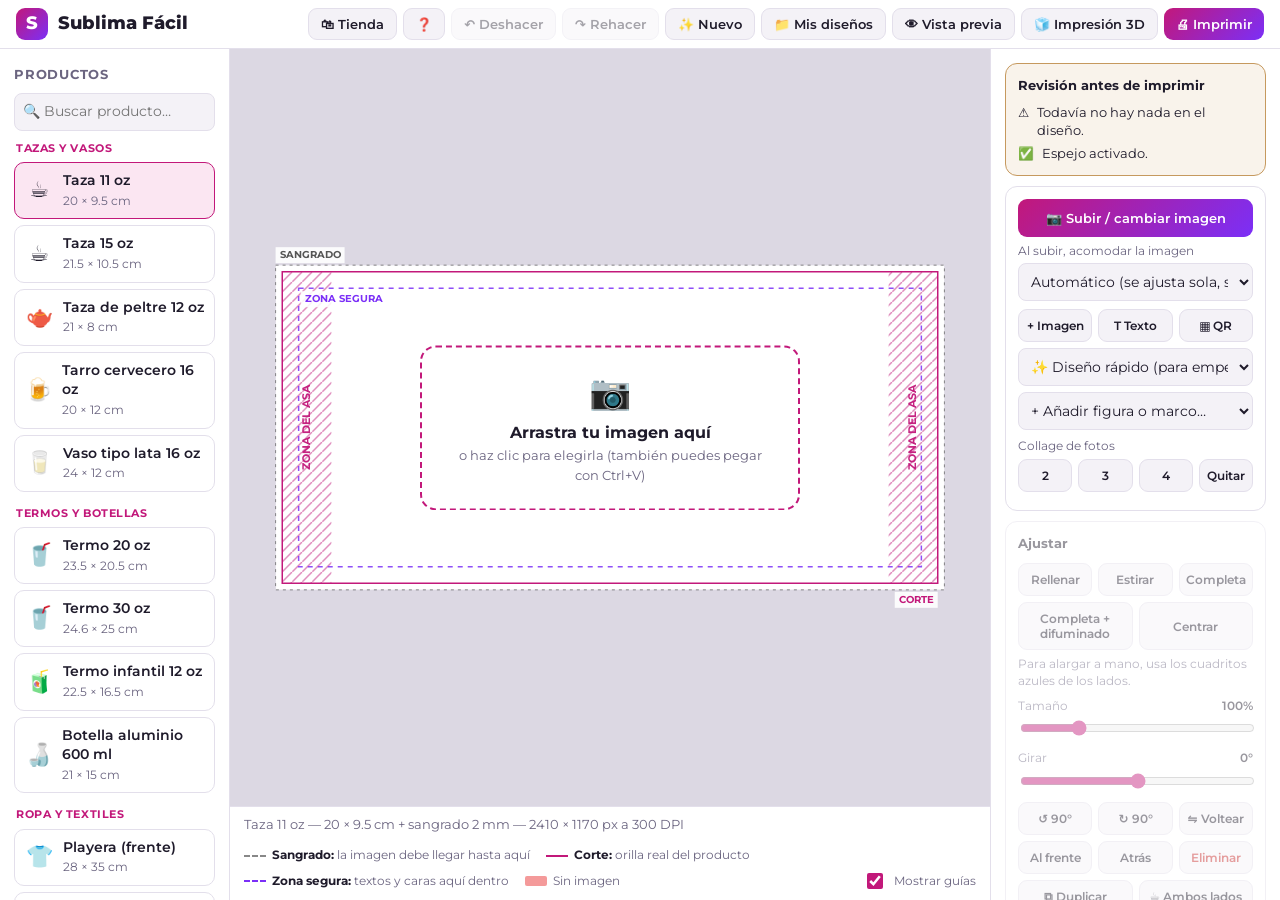
<file: index.html>
<!doctype html>
<html lang="es">
<head>
<meta charset="utf-8">
<meta name="viewport" content="width=device-width, initial-scale=1">
<title>Sublima Fácil</title>
<meta name="description" content="Editor de diseños para sublimación (tazas, termos, playeras) e impresión 3D.">
<meta name="theme-color" content="#c2187a">
<link rel="manifest" href="manifest.webmanifest">
<link rel="icon" href="icon.svg" type="image/svg+xml">
<link rel="preconnect" href="https://fonts.googleapis.com">
<link rel="preconnect" href="https://fonts.gstatic.com" crossorigin>
<link href="https://fonts.googleapis.com/css2?family=Abril+Fatface&family=Anton&family=Bangers&family=Bebas+Neue&family=Caveat:wght@700&family=Dancing+Script:wght@700&family=Fredoka:wght@600&family=Great+Vibes&family=Lobster&family=Luckiest+Guy&family=Montserrat:wght@400;600;800&family=Pacifico&family=Permanent+Marker&family=Poppins:wght@700&display=swap" rel="stylesheet">
<style>
  :root {
    --bg: #f4f2f7;
    --panel: #ffffff;
    --text: #1f1b2b;
    --muted: #6b6580;
    --line: #e3dfeb;
    --accent: #c2187a;
    --accent-2: #7b2ff7;
    --accent-soft: #fbe6f2;
    --stage: #dcd8e3;
    --ok: #1a8a4a;
    --warn: #b36b00;
    --bad: #c62828;
  }
  @media (prefers-color-scheme: dark) {
    :root:not([data-theme="light"]) {
      --bg: #15131b; --panel: #1f1c28; --text: #eeeaf5; --muted: #a29cb4;
      --line: #322d40; --accent-soft: #3a1830; --stage: #2a2635;
      --ok: #4cc47f; --warn: #f0a742; --bad: #ff6b6b;
    }
  }
  :root[data-theme="dark"] {
    --bg: #15131b; --panel: #1f1c28; --text: #eeeaf5; --muted: #a29cb4;
    --line: #322d40; --accent-soft: #3a1830; --stage: #2a2635;
    --ok: #4cc47f; --warn: #f0a742; --bad: #ff6b6b;
  }
  * { box-sizing: border-box; }
  [hidden] { display: none !important; }
  html, body { height: 100%; margin: 0; }
  body {
    background: var(--bg); color: var(--text);
    font: 14px/1.4 "Montserrat", system-ui, sans-serif;
    display: flex; flex-direction: column;
  }
  .top {
    display: flex; align-items: center; justify-content: space-between; gap: 12px; flex-wrap: wrap;
    padding: 8px 16px; background: var(--panel); border-bottom: 1px solid var(--line);
  }
  .brand { display: flex; align-items: center; gap: 10px; font-weight: 800; font-size: 18px; }
  .logo {
    width: 32px; height: 32px; border-radius: 9px; display: grid; place-items: center; color: #fff;
    background: linear-gradient(135deg, var(--accent), var(--accent-2));
  }
  .tools { display: flex; gap: 6px; flex-wrap: wrap; }
  .hbtn {
    padding: 7px 12px; border-radius: 9px; border: 1px solid var(--line); background: var(--bg); color: var(--text);
    font: 600 13px "Montserrat", system-ui, sans-serif; cursor: pointer; white-space: nowrap;
  }
  .hbtn:hover:not(:disabled) { border-color: var(--accent); }
  .hbtn:disabled { opacity: .4; cursor: default; }
  .hbtn.primary { background: linear-gradient(135deg, var(--accent), var(--accent-2)); color: #fff; border: 0; }

  .app { flex: 1; display: grid; grid-template-columns: 230px 1fr 290px; min-height: 0; }
  aside { background: var(--panel); overflow-y: auto; padding: 14px; }
  .left { border-right: 1px solid var(--line); }
  .right { border-left: 1px solid var(--line); display: flex; flex-direction: column; gap: 10px; }
  h2 { font-size: 13px; text-transform: uppercase; letter-spacing: .06em; color: var(--muted); margin: 2px 0 10px; }
  h3 { font-size: 13px; margin: 0 0 10px; }

  .tpl-list { display: flex; flex-direction: column; gap: 6px; margin-bottom: 12px; }
  .tpl {
    position: relative; display: flex; align-items: center; gap: 10px; width: 100%;
    padding: 8px 10px; border: 1px solid var(--line); border-radius: 10px;
    background: transparent; color: inherit; font: inherit; text-align: left; cursor: pointer;
  }
  .tpl:hover { border-color: var(--accent); }
  .tpl.active { border-color: var(--accent); background: var(--accent-soft); }
  .tpl .ico { font-size: 22px; width: 28px; text-align: center; }
  .tpl .nm { font-weight: 600; display: block; }
  .tpl .sz { font-size: 12px; color: var(--muted); }
  .tpl .del {
    position: absolute; right: 6px; top: 6px; border: 0; background: transparent; color: var(--muted);
    cursor: pointer; font-size: 14px; padding: 2px 5px; border-radius: 6px;
  }
  .tpl .del:hover { color: var(--bad); background: var(--bg); }
  .cat { font-size: 11px; font-weight: 700; color: var(--accent); text-transform: uppercase; letter-spacing: .05em; margin: 8px 2px 0; }
  .cat:first-child { margin-top: 0; }

  .center { display: flex; flex-direction: column; min-width: 0; min-height: 0; }
  .stage { position: relative; flex: 1; background: var(--stage); min-height: 300px; }
  #cv { position: absolute; inset: 0; width: 100%; height: 100%; touch-action: none; cursor: default; }
  .stage.drag-over { outline: 3px dashed var(--accent); outline-offset: -10px; }
  .empty {
    position: absolute; left: 50%; top: 50%; transform: translate(-50%, -50%);
    border: 2px dashed var(--accent); background: color-mix(in srgb, var(--panel) 88%, transparent);
    color: var(--text); border-radius: 16px; padding: 22px 28px; font: inherit; cursor: pointer; text-align: center;
  }
  .empty .big { font-size: 34px; display: block; }
  .empty strong { display: block; font-size: 16px; margin: 6px 0 2px; }
  .empty span { color: var(--muted); font-size: 13px; }
  .infobar {
    display: flex; justify-content: space-between; align-items: center; gap: 10px; flex-wrap: wrap;
    padding: 8px 14px; background: var(--panel); border-top: 1px solid var(--line); font-size: 13px; color: var(--muted);
  }
  #toasts {
    position: fixed; inset: auto 16px 16px auto; margin: 0; padding: 0; border: 0; background: transparent;
    display: flex; flex-direction: column; gap: 8px; max-width: min(420px, calc(100vw - 32px)); overflow: visible;
  }
  #toasts:not(:popover-open) { display: none; }
  .toast {
    background: var(--panel); color: var(--text); border: 1px solid var(--line); border-left: 4px solid var(--ok);
    border-radius: 10px; padding: 10px 14px; font-size: 13px; box-shadow: 0 8px 24px rgb(0 0 0 / .2);
    animation: tin .2s ease-out;
  }
  .toast.warn { border-left-color: var(--warn); }
  .toast.bad { border-left-color: var(--bad); }
  @keyframes tin { from { opacity: 0; transform: translateY(8px); } }
  .legend {
    display: flex; flex-wrap: wrap; gap: 6px 16px; align-items: center; padding: 6px 14px 8px;
    background: var(--panel); font-size: 12px; color: var(--muted);
  }
  .legend b { color: var(--text); }
  .sw { display: inline-block; width: 22px; vertical-align: middle; margin-right: 6px; }
  .checks { list-style: none; margin: 0; padding: 0; display: flex; flex-direction: column; gap: 6px; font-size: 12.5px; }
  .checks li { display: flex; gap: 8px; align-items: flex-start; }
  .checks li::before { flex: none; }
  .checks li.ok::before { content: "✅"; }
  .checks li.warn::before { content: "⚠️"; }
  .checks li.bad::before { content: "⛔"; }
  .check-card.ok { border-color: color-mix(in srgb, var(--ok) 50%, var(--line)); background: color-mix(in srgb, var(--ok) 7%, transparent); }
  .check-card.warn { border-color: color-mix(in srgb, var(--warn) 60%, var(--line)); background: color-mix(in srgb, var(--warn) 8%, transparent); }
  .check-card.bad { border-color: color-mix(in srgb, var(--bad) 60%, var(--line)); background: color-mix(in srgb, var(--bad) 8%, transparent); }
  .badge { padding: 3px 10px; border-radius: 999px; font-weight: 600; font-size: 12px; }
  .badge.ok { color: var(--ok); background: color-mix(in srgb, var(--ok) 14%, transparent); }
  .badge.warn { color: var(--warn); background: color-mix(in srgb, var(--warn) 14%, transparent); }
  .badge.bad { color: var(--bad); background: color-mix(in srgb, var(--bad) 14%, transparent); }

  .card { border: 1px solid var(--line); border-radius: 12px; padding: 12px; }
  .card[aria-disabled="true"] { opacity: .45; pointer-events: none; }
  .btn {
    display: block; width: 100%; padding: 9px 12px; margin-bottom: 6px; border-radius: 9px;
    border: 1px solid var(--line); background: var(--bg); color: var(--text);
    font: 600 13px "Montserrat", system-ui, sans-serif; cursor: pointer;
  }
  .btn:hover:not(:disabled) { border-color: var(--accent); }
  .btn:disabled { opacity: .4; cursor: default; }
  .btn.primary { background: linear-gradient(135deg, var(--accent), var(--accent-2)); color: #fff; border: 0; padding: 11px; }
  .btn.ghost { background: transparent; border-style: dashed; }
  .btn.on { border-color: var(--accent); background: var(--accent-soft); }
  .row { display: grid; grid-template-columns: repeat(3, 1fr); gap: 6px; margin-bottom: 6px; }
  .row.r4 { grid-template-columns: repeat(4, 1fr); }
  .row.r2 { grid-template-columns: repeat(2, 1fr); }
  .row .btn { margin: 0; padding: 8px 4px; font-size: 12px; }
  label.f { display: block; font-size: 12px; color: var(--muted); margin: 8px 0 4px; }
  label.f output { float: right; color: var(--text); font-weight: 600; }
  input[type=range] { width: 100%; accent-color: var(--accent); }
  input[type=checkbox] { accent-color: var(--accent); width: 16px; height: 16px; vertical-align: -3px; }
  .check { display: flex; gap: 8px; align-items: center; margin: 6px 0 10px; cursor: pointer; }
  textarea, select, input[type=text], input[type=number] {
    width: 100%; padding: 8px; border-radius: 8px; border: 1px solid var(--line);
    background: var(--bg); color: var(--text); font: inherit;
  }
  textarea { resize: vertical; min-height: 54px; }
  input[type=color] { width: 44px; height: 32px; border: 1px solid var(--line); border-radius: 8px; padding: 2px; background: var(--bg); cursor: pointer; flex: none; }
  .inline { display: flex; gap: 10px; align-items: center; }
  .note { font-size: 12px; color: var(--muted); margin: 4px 0 0; }
  details { border-top: 1px solid var(--line); padding-top: 8px; margin-top: 8px; }
  summary { cursor: pointer; font-weight: 600; font-size: 13px; }
  .sub { font-size: 12px; color: var(--muted); font-weight: 400; }

  dialog { border: 0; border-radius: 14px; padding: 20px; background: var(--panel); color: var(--text); width: min(380px, 94vw); }
  dialog.wide { width: min(1000px, 96vw); }
  dialog::backdrop { background: rgb(0 0 0 / .5); }
  dialog h3 { font-size: 17px; margin-bottom: 4px; }
  dialog .two { display: grid; grid-template-columns: 1fr 1fr; gap: 10px; }
  dialog .actions { display: flex; gap: 8px; margin-top: 16px; flex-wrap: wrap; }
  dialog .actions .btn { margin: 0; width: auto; flex: 1; }
  .dlg-head { display: flex; justify-content: space-between; align-items: start; gap: 10px; margin-bottom: 12px; }
  .x { border: 0; background: var(--bg); color: var(--text); width: 32px; height: 32px; border-radius: 8px; cursor: pointer; font-size: 16px; flex: none; }
  .split { display: grid; grid-template-columns: 1fr 280px; gap: 18px; align-items: start; }
  .pv-wrap { background: var(--stage); border-radius: 12px; padding: 14px; display: grid; place-items: center; min-height: 300px; }
  .pv-wrap canvas { max-width: 100%; max-height: 66vh; box-shadow: 0 6px 24px rgb(0 0 0 / .18); background: #fff; }
  #mockCv { width: 100%; height: auto; border-radius: 10px; display: block; }
  .mirror-tag { display: inline-block; margin-top: 8px; font-size: 12px; font-weight: 600; color: var(--accent); }
  .designs { display: grid; grid-template-columns: repeat(auto-fill, minmax(170px, 1fr)); gap: 12px; max-height: 60vh; overflow-y: auto; }
  .dcard { border: 1px solid var(--line); border-radius: 12px; padding: 8px; display: flex; flex-direction: column; gap: 6px; }
  .dcard .th { background: var(--stage); border-radius: 8px; height: 110px; display: grid; place-items: center; overflow: hidden; }
  .dcard img { max-width: 100%; max-height: 110px; }
  .dcard b { font-size: 13px; overflow: hidden; text-overflow: ellipsis; white-space: nowrap; }
  .dcard .row { margin: 0; }

  @media (max-width: 900px) {
    /* En celular la página baja con el dedo: productos arriba, diseño al centro, herramientas abajo */
    html, body { height: auto; }
    .app { display: flex; flex-direction: column; }
    .left, .right { overflow: visible; }
    .center { height: 62vh; min-height: 340px; flex: none; }
    .left { border-right: 0; border-bottom: 1px solid var(--line); }
    .tpl-list { flex-direction: row; overflow-x: auto; padding-bottom: 4px; }
    #btnNewTpl, #btnCopyTpl { display: inline-block; width: auto; margin-right: 6px; }
    .tools .hbtn { padding: 6px 9px; font-size: 12px; }
    .tpl { min-width: 170px; }
    .cat { display: none; }
    .right { border-left: 0; }
    .split { grid-template-columns: 1fr; }
  }
</style>
</head>
<body>
<header class="top">
  <div class="brand"><span class="logo">S</span> Sublima Fácil</div>
  <div class="tools">
    <button class="hbtn" id="btnInstall" hidden title="Instala el editor como app; funciona sin internet">⬇ Instalar app</button>
    <a class="hbtn" id="lnkNegocio" href="erp/" target="_blank" rel="noopener" title="Pedidos, clientes, inventario y ventas" style="text-decoration:none" hidden>🏪 Mi negocio</a>
    <a class="hbtn" href="tienda/" target="_blank" rel="noopener" title="Tu tienda en línea" style="text-decoration:none">🛍 Tienda</a>
    <button class="hbtn" id="btnHelp" title="Ayuda y atajos">❓</button>
    <button class="hbtn" id="btnUndo" title="Deshacer (Ctrl+Z)">↶ Deshacer</button>
    <button class="hbtn" id="btnRedo" title="Rehacer (Ctrl+Y)">↷ Rehacer</button>
    <button class="hbtn" id="btnNew">✨ Nuevo</button>
    <button class="hbtn" id="btnDesigns">📁 Mis diseños</button>
    <button class="hbtn" id="btnMockTop">👁 Vista previa</button>
    <button class="hbtn" id="btn3d">🧊 Impresión 3D</button>
    <button class="hbtn primary" id="btnPrintTop">🖨 Imprimir</button>
  </div>
</header>

<main class="app">
  <aside class="left">
    <h2>Productos</h2>
    <input type="text" id="tplSearch" placeholder="🔍 Buscar producto…" style="margin-bottom:10px">
    <div id="tplList" class="tpl-list"></div>
    <button id="btnNewTpl" class="btn ghost">+ Nueva plantilla</button>
    <button id="btnCopyTpl" class="btn ghost" title="Copia el producto actual para cambiarle la medida">✎ Cambiar medida del producto actual</button>
  </aside>

  <section class="center">
    <div class="stage" id="stage">
      <canvas id="cv"></canvas>
      <button class="empty" id="empty">
        <span class="big">📷</span>
        <strong>Arrastra tu imagen aquí</strong>
        <span>o haz clic para elegirla (también puedes pegar con Ctrl+V)</span>
      </button>
    </div>
    <div class="infobar">
      <span id="info"></span>
      <span id="quality" class="badge" hidden></span>
    </div>
    <div class="legend">
      <span><i class="sw" style="border-top:2px dashed #888"></i><b>Sangrado:</b> la imagen debe llegar hasta aquí</span>
      <span><i class="sw" style="border-top:2px solid #c2187a"></i><b>Corte:</b> orilla real del producto</span>
      <span><i class="sw" style="border-top:2px dashed #7b2ff7"></i><b>Zona segura:</b> textos y caras aquí dentro</span>
      <span><i class="sw" style="background:rgba(230,30,30,.45);height:10px;border-radius:2px"></i>Sin imagen</span>
      <label class="check" style="margin:0 0 0 auto"><input type="checkbox" id="showGuides"> Mostrar guías</label>
    </div>
  </section>

  <aside class="right">
    <section class="card check-card" id="checkCard">
      <h3 id="checkTitle">Revisión antes de imprimir</h3>
      <ul id="checkList" class="checks"></ul>
    </section>
    <section class="card">
      <button id="btnUpload" class="btn primary">📷 Subir / cambiar imagen</button>
      <label class="f" style="margin-top:2px">Al subir, acomodar la imagen</label>
      <select id="fitMode" style="margin-bottom:8px">
        <option value="auto">Automático (se ajusta sola, sin recortar)</option>
        <option value="stretch">Estirar al tamaño de la plantilla</option>
        <option value="blur">Completa con fondo difuminado</option>
        <option value="cover">Rellenar (puede recortar orillas)</option>
        <option value="contain">Completa (puede quedar espacio)</option>
      </select>
      <div class="row">
        <button id="btnAddImg" class="btn">+ Imagen</button>
        <button id="btnAddText" class="btn">T  Texto</button>
        <button id="btnAddQr" class="btn" title="Código QR con tu WhatsApp, página o redes">▦ QR</button>
      </div>
      <select id="preset" style="margin-bottom:6px">
        <option value="">✨ Diseño rápido (para empezar)…</option>
        <option value="cumple">🎂 Cumpleaños</option>
        <option value="mama">💐 Día de las Madres</option>
        <option value="papa">👔 Día del Padre</option>
        <option value="boda">💍 Boda / Aniversario</option>
        <option value="grad">🎓 Graduación</option>
        <option value="foto">📷 Foto con nombre</option>
        <option value="negocio">🏪 Logo de negocio</option>
      </select>
      <select id="addShape">
        <option value="">+ Añadir figura o marco…</option>
        <option value="heart">❤ Corazón</option>
        <option value="star">★ Estrella</option>
        <option value="circle">● Círculo</option>
        <option value="round">▢ Rectángulo</option>
        <option value="frame">▭ Marco</option>
        <option value="frameRound">▢ Marco redondeado</option>
      </select>
      <label class="f">Collage de fotos</label>
      <div class="row r4">
        <button class="btn" data-collage="2">2</button>
        <button class="btn" data-collage="3">3</button>
        <button class="btn" data-collage="4">4</button>
        <button class="btn" data-collage="0" title="Quitar collage">Quitar</button>
      </div>
    </section>

    <section class="card" id="selCard" aria-disabled="true">
      <h3>Ajustar <span id="selName" class="sub"></span></h3>
      <div class="row">
        <button class="btn" id="btnCover" title="Cubre toda el área sin deformar (puede recortar orillas)">Rellenar</button>
        <button class="btn" id="btnStretch" title="Estira la imagen al tamaño exacto de la plantilla">Estirar</button>
        <button class="btn" id="btnContain" title="Se ve completa (puede quedar espacio)">Completa</button>
      </div>
      <div class="row r2">
        <button class="btn" id="btnBlurFit" title="Se ve completa y los huecos se llenan con la misma imagen difuminada">Completa + difuminado</button>
        <button class="btn" id="btnCenter">Centrar</button>
      </div>
      <p class="note" style="margin:0 0 4px">Para alargar a mano, usa los cuadritos azules de los lados.</p>
      <label class="f">Tamaño <output id="zoomOut">100%</output></label>
      <input type="range" id="zoom" min="10" max="400" value="100">
      <label class="f">Girar <output id="rotOut">0°</output></label>
      <input type="range" id="rot" min="-180" max="180" value="0">
      <div class="row" style="margin-top:8px">
        <button class="btn" id="btnRotL" title="Girar 90° a la izquierda">↺ 90°</button>
        <button class="btn" id="btnRotR" title="Girar 90° a la derecha">↻ 90°</button>
        <button class="btn" id="btnFlip" title="Voltear horizontal">⇋ Voltear</button>
      </div>
      <div class="row">
        <button class="btn" id="btnUp" title="Traer al frente">Al frente</button>
        <button class="btn" id="btnDown" title="Enviar atrás">Atrás</button>
        <button class="btn" id="btnDel" style="color:var(--bad)">Eliminar</button>
      </div>
      <div class="row r2">
        <button class="btn" id="btnDup" title="Hacer una copia (Ctrl+D)">⧉ Duplicar</button>
        <button class="btn" id="btnBothSides" title="Pone la misma imagen a la izquierda y a la derecha del asa">☕ Ambos lados</button>
      </div>
    </section>

    <section class="card" id="imgCard" hidden>
      <h3>Imagen</h3>
      <details open>
        <summary>Color</summary>
        <label class="f">Brillo <output id="adjBOut">100%</output></label>
        <input type="range" id="adjB" min="50" max="150" value="100">
        <label class="f">Contraste <output id="adjCOut">100%</output></label>
        <input type="range" id="adjC" min="50" max="150" value="100">
        <label class="f">Saturación <output id="adjSOut">100%</output></label>
        <input type="range" id="adjS" min="0" max="200" value="100">
        <button class="btn" id="adjReset" style="margin-top:8px">Restablecer color</button>
      </details>
      <details>
        <summary>Filtros</summary>
        <div class="row r2" style="margin-top:8px">
          <button class="btn" data-fx="none">Normal</button>
          <button class="btn" data-fx="bw">Blanco y negro</button>
          <button class="btn" data-fx="sepia">Sepia</button>
          <button class="btn" data-fx="vintage">Vintage</button>
          <button class="btn" data-fx="warm">Cálido</button>
          <button class="btn" data-fx="cool">Frío</button>
          <button class="btn" data-fx="vivid">Intenso</button>
          <button class="btn" data-fx="invert">Invertir</button>
        </div>
        <button class="btn" id="btnSharpen">✨ Más nitidez</button>
      </details>
      <details>
        <summary>Recortar y borrador</summary>
        <button class="btn" id="btnCrop" style="margin-top:8px">✂ Recortar imagen</button>
        <button class="btn" id="btnEraser">🧽 Borrador</button>
        <label class="f">Tamaño del borrador <output id="eraserOut">30</output></label>
        <input type="range" id="eraserSize" min="5" max="150" value="30">
        <p class="note">Con el borrador activo, arrastra sobre la imagen para borrar. Vuelve a hacer clic en Borrador para terminar.</p>
      </details>
      <details>
        <summary>Vectorizar</summary>
        <label class="f">Colores</label>
        <select id="vecColors">
          <option value="2">2 colores (sello)</option>
          <option value="4">4 colores</option>
          <option value="8" selected>8 colores</option>
          <option value="16">16 colores</option>
          <option value="24">24 colores</option>
        </select>
        <label class="f">Detalle <output id="vecDetailOut">Medio</output></label>
        <input type="range" id="vecDetail" min="1" max="3" value="2">
        <button class="btn primary" id="btnVector" style="margin-top:8px">Vectorizar</button>
        <button class="btn" id="btnSvg">⬇ Descargar SVG</button>
        <p class="note" id="vecNote">Ideal para logos, dibujos y letras: quedan nítidos a cualquier tamaño. En fotos queda con efecto de pintura.</p>
      </details>
      <details>
        <summary>Quitar fondo</summary>
        <label class="check"><input type="checkbox" id="cutOn"> Quitar fondo liso (blanco o de un color)</label>
        <label class="f">Sensibilidad <output id="cutTolOut">25</output></label>
        <input type="range" id="cutTol" min="1" max="100" value="25">
        <p class="note">Funciona mejor con logos o fotos sobre fondo de un solo color.</p>
      </details>
      <details>
        <summary>Forma y borde</summary>
        <label class="f">Recortar en forma de</label>
        <select id="mask">
          <option value="none">Sin forma (original)</option>
          <option value="circle">Círculo</option>
          <option value="heart">Corazón</option>
          <option value="star">Estrella</option>
          <option value="round">Esquinas redondeadas</option>
        </select>
        <label class="f">Borde <output id="borderWOut">0</output></label>
        <div class="inline"><input type="range" id="borderW" min="0" max="15" value="0"><input type="color" id="borderColor" value="#ffffff"></div>
      </details>
    </section>

    <section class="card" id="textCard" hidden>
      <h3>Texto</h3>
      <textarea id="txt"></textarea>
      <label class="f">Letra</label>
      <select id="font"></select>
      <label class="f">Color</label>
      <div class="inline">
        <input type="color" id="txtColor" value="#222222">
        <button class="btn" id="txtAuto" style="margin:0" title="Elige un color que se lea bien sobre lo que hay debajo">🎨 Color que resalte</button>
      </div>
      <label class="f">Curva <output id="txtCurveOut">0</output></label>
      <input type="range" id="txtCurve" min="-100" max="100" value="0">
      <div class="row" style="margin-top:6px">
        <button class="btn" data-curve="60">◠ Arco</button>
        <button class="btn" data-curve="0">— Recto</button>
        <button class="btn" data-curve="-60">◡ Sonrisa</button>
      </div>
      <label class="f">Espaciado <output id="txtSpacingOut">0</output></label>
      <input type="range" id="txtSpacing" min="-10" max="60" value="0">
      <div class="row" style="margin-top:8px">
        <button class="btn" data-align="left" title="Alinear a la izquierda">⇤ Izq.</button>
        <button class="btn" data-align="center" title="Centrar">↔ Centro</button>
        <button class="btn" data-align="right" title="Alinear a la derecha">⇥ Der.</button>
      </div>
      <div class="inline" style="margin-top:6px">
        <label class="check" style="margin:0"><input type="checkbox" id="txtStroke"> Contorno</label>
        <input type="color" id="txtStrokeColor" value="#ffffff">
        <input type="range" id="txtStrokeW" min="4" max="40" value="14" title="Grosor del contorno">
      </div>
      <label class="check"><input type="checkbox" id="txtShadow"> Sombra</label>
    </section>

    <section class="card" id="shapeCard" hidden>
      <h3>Figura</h3>
      <div class="inline">
        <input type="color" id="shFill" value="#c2187a">
        <label class="check" style="margin:0"><input type="checkbox" id="shFillOn" checked> Relleno</label>
      </div>
      <label class="f">Contorno <output id="shStrokeWOut">0</output></label>
      <div class="inline"><input type="range" id="shStrokeW" min="0" max="20" value="0"><input type="color" id="shStroke" value="#ffffff"></div>
    </section>

    <section class="card">
      <h3>Fondo</h3>
      <div class="inline">
        <input type="color" id="bgColor" value="#ffffff">
        <label class="check" style="margin:0"><input type="checkbox" id="bgClear"> Transparente</label>
      </div>
      <div class="inline" style="margin-top:8px">
        <label class="check" style="margin:0"><input type="checkbox" id="bgGrad"> Degradado a</label>
        <input type="color" id="bgColor2" value="#7b2ff7">
      </div>
    </section>

    <section class="card">
      <h3>Plantilla</h3>
      <label class="f">Sangrado (margen extra para no dejar bordes blancos)</label>
      <select id="bleed">
        <option value="0">Sin sangrado</option>
        <option value="1">1 mm</option>
        <option value="2">2 mm</option>
        <option value="3">3 mm</option>
        <option value="5">5 mm</option>
      </select>
      <label class="f">Imagen guía de tu proveedor</label>
      <div class="row r2">
        <button class="btn" id="guideLoad">Cargar guía</button>
        <button class="btn" id="guideClear">Quitar</button>
      </div>
      <div id="guideOpWrap" hidden>
        <label class="f">Transparencia de la guía <output id="guideOpOut">50%</output></label>
        <input type="range" id="guideOp" min="10" max="100" value="50">
      </div>
      <p class="note">La guía solo se ve aquí, no se imprime.</p>
    </section>

    <section class="card">
      <h3>Guardar</h3>
      <label class="check"><input type="checkbox" id="mirror" checked> Espejo (para sublimar)</label>
      <label class="f">Ajuste de color al imprimir</label>
      <select id="printBoost" title="Al sublimar los colores suelen salir más apagados: esto los aviva solo en la impresión">
        <option value="0">Sin ajuste (tal cual)</option>
        <option value="8">Suave (+8 %)</option>
        <option value="15">Medio (+15 %)</option>
        <option value="25">Fuerte (+25 %)</option>
      </select>
      <button id="btnPrint" class="btn primary">🖨 Editor de impresión</button>
      <button id="btnMock" class="btn">👁 Ver en el producto</button>
      <button id="btnDownload" class="btn">⬇ Descargar PNG (1 pieza)</button>
      <button id="btnQuote" class="btn" title="Guarda el diseño y abre una cotización en Mi negocio">💲 Cotizar este diseño</button>
      <p class="note">Se guarda a 300 DPI con la medida exacta del producto.</p>
    </section>
  </aside>
</main>

<!-- Nueva plantilla -->
<dialog id="dlg">
  <form id="tplForm" method="dialog">
    <h3 id="tplTitle">Nueva plantilla</h3>
    <label class="f">Nombre del producto</label>
    <input type="text" id="tName" required placeholder="Ej. Taza mágica">
    <div class="two">
      <div><label class="f">Ancho (cm)</label><input type="number" id="tW" required min="1" max="120" step="0.1"></div>
      <div><label class="f">Alto (cm)</label><input type="number" id="tH" required min="1" max="120" step="0.1"></div>
    </div>
    <label class="f">Forma</label>
    <select id="tShape"><option value="rect">Rectangular</option><option value="circle">Redonda</option></select>
    <label class="f">Tipo de producto (para la vista previa)</label>
    <select id="tMock">
      <option value="flat">Plano (mousepad, placa, etc.)</option>
      <option value="mug">Taza</option>
      <option value="tumbler">Termo / botella</option>
      <option value="shirt">Playera</option>
      <option value="pillow">Cojín</option>
      <option value="plate">Plato / redondo</option>
      <option value="keychain">Llavero</option>
      <option value="pen">Pluma</option>
      <option value="cap">Gorra</option>
      <option value="mousepad">Mousepad</option>
      <option value="puzzle">Rompecabezas</option>
      <option value="pin">Botón / pin</option>
    </select>
    <div class="actions">
      <button type="button" class="btn" id="tCancel">Cancelar</button>
      <button type="submit" class="btn primary">Guardar</button>
    </div>
  </form>
</dialog>

<!-- Editor de impresión -->
<dialog id="sheetDlg" class="wide">
  <div class="dlg-head">
    <div><h3>Editor de impresión</h3><span class="note">Así saldrá tu hoja. Con espejo, los textos se ven al revés: es lo correcto para sublimar.</span></div>
    <button class="x" id="sheetClose" title="Cerrar">✕</button>
  </div>
  <div class="split">
    <div>
      <div class="pv-wrap"><canvas id="sheetPv"></canvas></div>
      <div class="inline" id="sheetNav" style="justify-content:center;margin-top:8px" hidden>
        <button class="btn" id="sheetPrev" style="width:auto;margin:0">◀</button>
        <b id="sheetPageInfo"></b>
        <button class="btn" id="sheetNext" style="width:auto;margin:0">▶</button>
      </div>
    </div>
    <div>
      <label class="check" style="font-weight:600"><input type="checkbox" id="sheetMirror"> Imprimir en espejo</label>
      <div id="mirrorWarn" class="note" hidden></div>
      <label class="f">Hoja</label>
      <select id="sheetPaper"></select>
      <label class="f">Orientación</label>
      <select id="sheetOrient">
        <option value="auto">Automática (la que quepa más)</option>
        <option value="v">Vertical</option>
        <option value="h">Horizontal</option>
      </select>
      <label class="f">Cantidad de piezas</label>
      <input type="number" id="sheetQty" min="0" step="1" placeholder="Llenar la hoja">
      <details id="namesWrap">
        <summary>✨ Nombres personalizados (una pieza por nombre)</summary>
        <label class="f">Texto que cambia</label>
        <select id="sheetTextLayer"></select>
        <label class="f">Nombres (uno por renglón)</label>
        <textarea id="sheetNames" rows="5" placeholder="Ana&#10;Luis&#10;Sofía"></textarea>
        <p class="note">Sale una pieza por nombre, en las hojas que hagan falta. Los nombres largos se achican solos para que quepan.</p>
      </details>
      <label class="f">Separación entre piezas (cm)</label>
      <input type="number" id="sheetGap" min="0" max="3" step="0.1">
      <label class="check"><input type="checkbox" id="sheetMarks"> Marcas de corte</label>
      <p id="sheetInfo" class="note" style="font-weight:600;color:var(--text)"></p>
      <div class="card check-card" id="sheetCheckCard" style="margin-top:10px;padding:10px"><ul id="sheetChecks" class="checks"></ul></div>
      <div class="actions" style="flex-direction:column">
        <button class="btn primary" id="sheetPrint">🖨 Imprimir</button>
        <button class="btn" id="sheetDownload">⬇ Descargar hoja (PNG)</button>
      </div>
      <button class="btn" id="btnComb" title="Mezcla este diseño con otros guardados en la misma hoja">🧩 Hoja combinada (varios diseños)</button>
      <p class="note">En la ventana de impresión elige <b>Escala: 100% / Tamaño real</b> y el mismo tamaño de hoja.</p>
    </div>
  </div>
</dialog>

<!-- Hoja combinada -->
<dialog id="combDlg" class="wide">
  <div class="dlg-head">
    <div><h3>Hoja combinada</h3><span class="note">Junta varios diseños distintos (de cualquier producto) para aprovechar el papel.</span></div>
    <button class="x" id="combClose" title="Cerrar">✕</button>
  </div>
  <div class="split">
    <div>
      <div class="pv-wrap"><canvas id="combPv"></canvas></div>
      <div class="inline" id="combNav" style="justify-content:center;margin-top:8px" hidden>
        <button class="btn" id="combPrev" style="width:auto;margin:0">◀</button>
        <b id="combPageInfo"></b>
        <button class="btn" id="combNext" style="width:auto;margin:0">▶</button>
      </div>
    </div>
    <div>
      <div id="combList"></div>
      <select id="combAdd" style="margin-top:6px"></select>
      <p id="combInfo" class="note" style="font-weight:600;color:var(--text)"></p>
      <p class="note">Usa la hoja, la orientación, el espejo y las marcas de corte del editor de impresión.</p>
      <div class="actions" style="flex-direction:column">
        <button class="btn primary" id="combPrint">🖨 Imprimir</button>
        <button class="btn" id="combDownload">⬇ Descargar (PNG)</button>
      </div>
    </div>
  </div>
</dialog>

<!-- Vista previa en producto -->
<dialog id="mockDlg" class="wide">
  <div class="dlg-head">
    <div><h3>Vista previa en el producto</h3><span class="note">Mándala a tu cliente para que la apruebe.</span></div>
    <button class="x" id="mockClose" title="Cerrar">✕</button>
  </div>
  <canvas id="mockCv" width="1000" height="750"></canvas>
  <div id="mockRotWrap">
    <label class="f">Girar el producto</label>
    <input type="range" id="mockRot" min="0" max="360" value="180">
  </div>
  <div class="actions">
    <button class="btn primary" id="mockDownload">⬇ Descargar imagen (JPG)</button>
    <button class="btn" id="mockKit" title="Tu diseño en taza, termo, playera y cojín en una sola imagen">📦 Kit para el cliente (4 productos)</button>
  </div>
</dialog>

<!-- Impresión 3D -->
<dialog id="s3Dlg" class="wide">
  <div class="dlg-head">
    <div><h3>Impresión 3D (STL)</h3><span class="note">Convierte tu imagen en una litofanía o una placa con relieve para tu Creality Hi.</span></div>
    <button class="x" id="s3Close" title="Cerrar">✕</button>
  </div>
  <div class="split">
    <div>
      <div class="row r2" style="margin-bottom:8px">
        <button class="btn on" id="s3View2d">🖼 Vista plana</button>
        <button class="btn" id="s3View3d">🧊 Vista 3D (gírala)</button>
      </div>
      <div class="pv-wrap" id="s3Wrap2d"><canvas id="s3Pv" style="image-rendering:auto"></canvas></div>
      <div class="pv-wrap" id="s3Wrap3d" hidden style="padding:0;overflow:hidden"><canvas id="s3Gl" style="width:100%;height:440px;max-height:none;box-shadow:none;background:transparent;cursor:grab;touch-action:none"></canvas></div>
      <p id="s3PvNote" class="note" style="text-align:center"></p>
    </div>
    <div>
      <label class="f">Usar</label>
      <select id="s3Src">
        <option value="all">El diseño completo</option>
        <option value="sel">Solo la imagen seleccionada</option>
      </select>
      <label class="f">Tipo de pieza</label>
      <select id="s3Type">
        <option value="litho">Litofanía (la foto se ve con luz atrás)</option>
        <option value="multi">Multicolor por zonas (CFS)</option>
        <option value="relief">Relieve de un color (placa, letrero)</option>
      </select>
      <div id="s3Multi" hidden>
        <div class="two">
          <div><label class="f">Colores</label>
            <select id="s3Colors"><option>2</option><option>3</option><option selected>4</option><option>5</option><option>6</option><option>8</option></select>
          </div>
          <div><label class="f">Limpiar detalles</label>
            <select id="s3Clean"><option value="0">Nada</option><option value="1" selected>Poco</option><option value="2">Medio</option><option value="3">Mucho</option></select>
          </div>
        </div>
        <div class="two">
          <div><label class="f">Base (mm)</label><input type="number" id="s3MBase" value="1.2" min="0.4" max="10" step="0.2"></div>
          <div><label class="f">Capa de color (mm)</label><input type="number" id="s3MTop" value="0.6" min="0.2" max="5" step="0.2"></div>
        </div>
        <label class="f">Archivo</label>
        <select id="s3Out">
          <option value="3mf">Una pieza con colores (.3mf) – recomendado</option>
          <option value="zip">Una pieza por color (.zip con STL)</option>
          <option value="stl">Una pieza de un solo color (.stl)</option>
        </select>
        <label class="check" style="margin-top:10px"><input type="checkbox" id="s3NoWhite" checked> Ignorar el fondo blanco (solo el dibujo)</label>
        <label class="check"><input type="checkbox" id="s3Loop"> 🔑 Argolla para llavero (arriba)</label>
        <label class="f">Relieve extra por color (mm, 0 = plano)</label>
        <input type="number" id="s3MStep" value="0" min="0" max="3" step="0.2">
        <div id="s3Palette" class="designs" style="grid-template-columns:repeat(auto-fill,minmax(110px,1fr));gap:6px;margin-top:10px"></div>
      </div>
      <div id="s3Litho">
        <label class="f">Forma</label>
        <select id="s3Shape"><option value="flat">Plana</option><option value="curve">Curva</option></select>
        <div id="s3ArcWrap">
          <label class="f">Curvatura <output id="s3ArcOut">120°</output></label>
          <input type="range" id="s3Arc" min="60" max="180" value="120">
        </div>
        <div class="two">
          <div><label class="f">Grosor mínimo (mm)</label><input type="number" id="s3Min" value="0.8" min="0.4" max="3" step="0.1"></div>
          <div><label class="f">Grosor máximo (mm)</label><input type="number" id="s3Max" value="3" min="1" max="8" step="0.1"></div>
        </div>
        <label class="f">Marco (mm)</label>
        <input type="number" id="s3Frame" value="3" min="0" max="15" step="0.5">
      </div>
      <div id="s3Relief" hidden>
        <label class="f">Estilo</label>
        <select id="s3Style">
          <option value="two">Dos niveles (para cambiar de color)</option>
          <option value="grad">Degradado (más detalle)</option>
        </select>
        <div class="two">
          <div><label class="f">Base (mm)</label><input type="number" id="s3Base" value="2" min="0.4" max="10" step="0.2"></div>
          <div><label class="f">Relieve (mm)</label><input type="number" id="s3Relief2" value="1.2" min="0.2" max="10" step="0.2"></div>
        </div>
        <div id="s3ThrWrap">
          <label class="f">Qué partes suben <output id="s3ThrOut">50%</output></label>
          <input type="range" id="s3Thr" min="5" max="95" value="50">
        </div>
      </div>
      <div class="two">
        <div><label class="f">Ancho (mm)</label><input type="number" id="s3Width" value="100" min="10" max="256" step="1"></div>
        <div><label class="f">Calidad</label>
          <select id="s3Quality"><option value="0.3">Normal</option><option value="0.2" selected>Alta</option><option value="0.15">Máxima</option></select>
        </div>
      </div>
      <label class="check" style="margin-top:10px"><input type="checkbox" id="s3Invert"> Invertir claro / oscuro</label>
      <label class="check"><input type="checkbox" id="s3Mirror"> Espejo</label>
      <p id="s3Info" class="note" style="font-weight:600;color:var(--text)"></p>
      <button class="btn primary" id="s3Download">⬇ Descargar STL</button>
      <p id="s3Tips" class="note"></p>
    </div>
  </div>
</dialog>

<!-- Ayuda -->
<dialog id="helpDlg" class="wide" style="width:min(640px,96vw)">
  <div class="dlg-head">
    <div><h3>Ayuda rápida</h3><span class="note">Lo básico para trabajar más rápido.</span></div>
    <button class="x" id="helpClose" title="Cerrar">✕</button>
  </div>
  <div class="two" style="gap:18px">
    <div>
      <b>Atajos de teclado</b>
      <ul class="note" style="padding-left:18px;line-height:1.8">
        <li><b>Ctrl+Z</b> deshacer · <b>Ctrl+Y</b> rehacer</li>
        <li><b>Ctrl+D</b> duplicar lo seleccionado</li>
        <li><b>Ctrl+V</b> pegar una imagen</li>
        <li><b>Flechas</b> mover poquito · <b>Shift+flechas</b> mover más</li>
        <li><b>Supr</b> borrar lo seleccionado</li>
        <li><b>Rueda del ratón</b> agrandar / achicar</li>
        <li><b>Doble clic</b> en un texto para escribir</li>
      </ul>
    </div>
    <div>
      <b>Para que salga bien</b>
      <ul class="note" style="padding-left:18px;line-height:1.8">
        <li>La imagen debe llegar a la línea gris (<b>sangrado</b>).</li>
        <li>Textos y caras dentro de la línea morada (<b>zona segura</b>).</li>
        <li>Revisa la tarjeta <b>Revisión antes de imprimir</b>.</li>
        <li>Imprime con <b>espejo</b> y en escala <b>100 %</b>.</li>
        <li>Usa <b>Mis diseños</b> para guardar cada pedido.</li>
      </ul>
    </div>
  </div>
</dialog>

<!-- Código QR -->
<dialog id="qrDlg">
  <form id="qrForm" method="dialog">
    <h3>Código QR</h3>
    <label class="f">¿Qué abre el QR?</label>
    <select id="qrType">
      <option value="wa">Mi WhatsApp</option>
      <option value="url">Una página o red social</option>
      <option value="text">Un texto</option>
    </select>
    <label class="f" id="qrLabel">Número de WhatsApp (10 dígitos)</label>
    <input type="text" id="qrValue" required placeholder="5512345678">
    <div id="qrMsgWrap">
      <label class="f">Mensaje inicial (opcional)</label>
      <input type="text" id="qrMsg" placeholder="Hola, quiero hacer un pedido">
    </div>
    <label class="f">Color</label>
    <div class="inline">
      <input type="color" id="qrColor" value="#111111">
      <label class="check" style="margin:0"><input type="checkbox" id="qrBg" checked> Fondo blanco</label>
    </div>
    <p class="note">Pruébalo con la cámara del celular antes de imprimir. Usa colores oscuros sobre fondo claro.</p>
    <div class="actions">
      <button type="button" class="btn" id="qrCancel">Cancelar</button>
      <button type="submit" class="btn primary">Añadir QR</button>
    </div>
  </form>
</dialog>

<!-- Recortar -->
<dialog id="cropDlg" class="wide">
  <div class="dlg-head">
    <div><h3>Recortar imagen</h3><span class="note">Arrastra para marcar la parte que quieres conservar.</span></div>
    <button class="x" id="cropClose" title="Cerrar">✕</button>
  </div>
  <div class="pv-wrap"><canvas id="cropCv" style="touch-action:none;cursor:crosshair;box-shadow:none;background:transparent"></canvas></div>
  <div class="inline" style="margin-top:12px;flex-wrap:wrap">
    <label class="f" style="margin:0">Proporción</label>
    <select id="cropAspect" style="width:auto">
      <option value="free">Libre</option>
      <option value="tpl">Igual al producto</option>
      <option value="1">Cuadrada</option>
    </select>
  </div>
  <div class="actions">
    <button class="btn" id="cropCancel">Cancelar</button>
    <button class="btn primary" id="cropApply">✂ Recortar</button>
  </div>
</dialog>

<!-- Mis diseños -->
<dialog id="designsDlg" class="wide">
  <div class="dlg-head">
    <div><h3>Mis diseños</h3><span class="note">Guarda los diseños de tus clientes para volver a usarlos.</span></div>
    <button class="x" id="designsClose" title="Cerrar">✕</button>
  </div>
  <div class="inline" style="margin-bottom:14px">
    <input type="text" id="designName" placeholder="Nombre (ej. Taza de María)">
    <button class="btn primary" id="designSave" style="width:auto;margin:0;white-space:nowrap">Guardar diseño actual</button>
  </div>
  <div id="designGrid" class="designs"></div>
</dialog>

<div id="toasts" popover="manual" aria-live="polite"></div>

<input type="file" id="file" accept="image/*" multiple hidden>
<input type="file" id="guideFile" accept="image/*" hidden>

<script>
const DPI = 300;
const cm2px = cm => Math.round(cm / 2.54 * DPI);
const px2cm = px => px / DPI * 2.54;
const TAU = Math.PI * 2;
const SAFE_CM = 0.5;
const HANDLE_CM = 1.5;

const CATS = ['Tazas y vasos', 'Termos y botellas', 'Ropa y textiles', 'Hogar y decoración', 'Accesorios y oficina'];
const [TAZAS, TERMOS, ROPA, HOGAR, ACCES] = CATS;
const BASE = [
  { id: 'taza11',      cat: TAZAS,  icon: '☕', name: 'Taza 11 oz',               w: 20,   h: 9.5,  shape: 'rect',   mock: 'mug' },
  { id: 'taza15',      cat: TAZAS,  icon: '☕', name: 'Taza 15 oz',               w: 21.5, h: 10.5, shape: 'rect',   mock: 'mug' },
  { id: 'tazaPeltre',  cat: TAZAS,  icon: '🫖', name: 'Taza de peltre 12 oz',     w: 21,   h: 8,    shape: 'rect',   mock: 'mug' },
  { id: 'tarro',       cat: TAZAS,  icon: '🍺', name: 'Tarro cervecero 16 oz',    w: 20,   h: 12,   shape: 'rect',   mock: 'mug' },
  { id: 'vasoLata',    cat: TAZAS,  icon: '🥛', name: 'Vaso tipo lata 16 oz',     w: 24,   h: 12,   shape: 'rect',   mock: 'tumbler' },
  { id: 'termo',       cat: TERMOS, icon: '🥤', name: 'Termo 20 oz',              w: 23.5, h: 20.5, shape: 'rect',   mock: 'tumbler' },
  { id: 'termo30',     cat: TERMOS, icon: '🥤', name: 'Termo 30 oz',              w: 24.6, h: 25,   shape: 'rect',   mock: 'tumbler' },
  { id: 'termo12',     cat: TERMOS, icon: '🧃', name: 'Termo infantil 12 oz',     w: 22.5, h: 16.5, shape: 'rect',   mock: 'tumbler' },
  { id: 'botella',     cat: TERMOS, icon: '🍶', name: 'Botella aluminio 600 ml',  w: 21,   h: 15,   shape: 'rect',   mock: 'tumbler' },
  { id: 'playera',     cat: ROPA,   icon: '👕', name: 'Playera (frente)',         w: 28,   h: 35,   shape: 'rect',   mock: 'shirt' },
  { id: 'playeraNino', cat: ROPA,   icon: '👕', name: 'Playera niño (frente)',    w: 20,   h: 25,   shape: 'rect',   mock: 'shirt' },
  { id: 'pecho',       cat: ROPA,   icon: '👔', name: 'Logo de pecho',            w: 9,    h: 9,    shape: 'rect',   mock: 'shirt' },
  { id: 'gorra',       cat: ROPA,   icon: '🧢', name: 'Gorra (frente)',           w: 12,   h: 7,    shape: 'rect',   mock: 'cap' },
  { id: 'bolsa',       cat: ROPA,   icon: '👜', name: 'Bolsa ecológica',          w: 30,   h: 30,   shape: 'rect',   mock: 'flat' },
  { id: 'mandil',      cat: ROPA,   icon: '🧑‍🍳', name: 'Mandil',                 w: 25,   h: 25,   shape: 'rect',   mock: 'flat' },
  { id: 'cojin30',     cat: HOGAR,  icon: '🛋️', name: 'Cojín 30×30',              w: 30,   h: 30,   shape: 'rect',   mock: 'pillow' },
  { id: 'cojin',       cat: HOGAR,  icon: '🛋️', name: 'Cojín 40×40',              w: 40,   h: 40,   shape: 'rect',   mock: 'pillow' },
  { id: 'cojin45',     cat: HOGAR,  icon: '🛋️', name: 'Cojín 45×45',              w: 45,   h: 45,   shape: 'rect',   mock: 'pillow' },
  { id: 'azulejo',     cat: HOGAR,  icon: '🔲', name: 'Azulejo 15×15',            w: 15,   h: 15,   shape: 'rect',   mock: 'flat' },
  { id: 'azulejo20',   cat: HOGAR,  icon: '🔲', name: 'Azulejo 20×20',            w: 20,   h: 20,   shape: 'rect',   mock: 'flat' },
  { id: 'plato',       cat: HOGAR,  icon: '🍽️', name: 'Plato 20 cm',              w: 20,   h: 20,   shape: 'circle', mock: 'plate' },
  { id: 'plato25',     cat: HOGAR,  icon: '🍽️', name: 'Plato 25 cm',              w: 25,   h: 25,   shape: 'circle', mock: 'plate' },
  { id: 'reloj',       cat: HOGAR,  icon: '🕒', name: 'Reloj MDF 20 cm',          w: 20,   h: 20,   shape: 'circle', mock: 'plate' },
  { id: 'cuadro',      cat: HOGAR,  icon: '🖼️', name: 'Cuadro MDF 20×25',         w: 20,   h: 25,   shape: 'rect',   mock: 'flat' },
  { id: 'placa',       cat: HOGAR,  icon: '🖼️', name: 'Placa de aluminio 20×30',  w: 20,   h: 30,   shape: 'rect',   mock: 'flat' },
  { id: 'portavasos',  cat: HOGAR,  icon: '🟫', name: 'Portavasos cuadrado',      w: 9.5,  h: 9.5,  shape: 'rect',   mock: 'flat' },
  { id: 'portavasosR', cat: HOGAR,  icon: '🟤', name: 'Portavasos redondo',       w: 9.5,  h: 9.5,  shape: 'circle', mock: 'plate' },
  { id: 'rompe',       cat: HOGAR,  icon: '🧩', name: 'Rompecabezas carta',       w: 27.9, h: 21.6, shape: 'rect',   mock: 'puzzle' },
  { id: 'mousepad',    cat: ACCES,  icon: '🖱️', name: 'Mousepad',                 w: 23,   h: 19,   shape: 'rect',   mock: 'mousepad' },
  { id: 'mousepadR',   cat: ACCES,  icon: '🖱️', name: 'Mousepad redondo',         w: 20,   h: 20,   shape: 'circle', mock: 'plate' },
  { id: 'llavero',     cat: ACCES,  icon: '🔑', name: 'Llavero redondo',          w: 5,    h: 5,    shape: 'circle', mock: 'keychain' },
  { id: 'llaveroRect', cat: ACCES,  icon: '🔑', name: 'Llavero rectangular',      w: 3.5,  h: 5.5,  shape: 'rect',   mock: 'keychain' },
  { id: 'boton',       cat: ACCES,  icon: '📍', name: 'Botón / pin 5.8 cm',       w: 5.8,  h: 5.8,  shape: 'circle', mock: 'pin' },
  { id: 'pluma',       cat: ACCES,  icon: '🖊️', name: 'Pluma',                    w: 14,   h: 2.5,  shape: 'rect',   mock: 'pen' },
];

const FONTS = {
  'Montserrat': 800, 'Poppins': 700, 'Bebas Neue': 400, 'Anton': 400, 'Luckiest Guy': 400, 'Bangers': 400,
  'Fredoka': 600, 'Abril Fatface': 400, 'Pacifico': 400, 'Lobster': 400, 'Dancing Script': 700,
  'Great Vibes': 400, 'Caveat': 700, 'Permanent Marker': 400, 'Arial': 700, 'Georgia': 700,
};

const PAPERS = {
  a4:       { name: 'A4',       w: 21,    h: 29.7 },
  carta:    { name: 'Carta',    w: 21.59, h: 27.94 },
  oficio:   { name: 'Oficio',   w: 21.59, h: 34.01 },
  a3:       { name: 'A3',       w: 29.7,  h: 42 },
  tabloide: { name: 'Tabloide', w: 27.94, h: 43.18 },
};

const store = {
  get(k, d) { try { const v = localStorage.getItem(k); return v ? JSON.parse(v) : d; } catch { return d; } },
  set(k, v) { try { localStorage.setItem(k, JSON.stringify(v)); } catch {} },
};
const settings = Object.assign(
  { bleedMm: 2, guideOpacity: 50, guides: true, fitMode: 'auto', printBoost: 0, paper: 'a4', orient: 'auto', gap: 0.2, marks: true },
  store.get('sf_settings', {}));
const saveSettings = () => store.set('sf_settings', settings);

// Base de datos del navegador para guardar diseños con sus imágenes
const idb = (() => {
  let p;
  const open = () => p || (p = new Promise((res, rej) => {
    const r = indexedDB.open('sublima-facil', 1);
    r.onupgradeneeded = () => { r.result.createObjectStore('kv'); r.result.createObjectStore('designs', { keyPath: 'id' }); };
    r.onsuccess = () => res(r.result);
    r.onerror = () => rej(r.error);
  }));
  const tx = async (name, mode, fn) => {
    const db = await open();
    return new Promise((res, rej) => {
      const t = db.transaction(name, mode), req = fn(t.objectStore(name));
      t.oncomplete = () => res(req && req.result);
      t.onerror = () => rej(t.error);
      t.onabort = () => rej(t.error || new Error('El navegador canceló el guardado'));
    });
  };
  return {
    get: (s, k) => tx(s, 'readonly', st => st.get(k)),
    put: (s, v, k) => tx(s, 'readwrite', st => k === undefined ? st.put(v) : st.put(v, k)),
    del: (s, k) => tx(s, 'readwrite', st => st.delete(k)),
    all: s => tx(s, 'readonly', st => st.getAll()),
  };
})();

let custom = store.get('sf_custom', []);
let tpl = null, PW = 1, PH = 1, B = 0;
let layers = [], sel = null, cells = [];
let bgColor = '#ffffff', bgClear = false, bgColor2 = null;   // bgColor2: segundo color del degradado (null = liso)
let guide = null;
let check = { warnings: [], overlay: null };
let view = { k: 1, ox: 0, oy: 0, dpr: 1, w: 0, h: 0 };
let drag = null, snap = { x: false, y: false };
let undoStack = [], hIndex = -1;
let pickMode = {};
let loading = false;

const $ = id => document.getElementById(id);

// Avisos que no bloquean la página; van en la capa superior para verse también sobre las ventanas
function toast(msg, kind = 'ok', ms = kind === 'bad' ? 7000 : 4000) {
  const box = $('toasts'), el = document.createElement('div');
  for (const old of box.children) if (old.textContent === msg) old.remove();   // sin repetidos
  while (box.children.length >= 3) box.firstChild.remove();                    // máximo 3 a la vez
  el.className = 'toast ' + kind; el.textContent = msg;
  box.appendChild(el);
  try { if (box.matches(':popover-open')) box.hidePopover(); box.showPopover(); } catch {}
  setTimeout(() => { el.remove(); if (!box.children.length) try { box.hidePopover(); } catch {} }, ms);
}
let lastErrorToast = 0;
function reportError(err) {
  console.error(err);
  if (Date.now() - lastErrorToast < 3000) return;
  lastErrorToast = Date.now();
  toast('Algo falló: ' + ((err && err.message) || err) + '. Si se repite, recarga la página (tu diseño se guarda solo).', 'bad');
}
window.addEventListener('error', e => reportError(e.error || e.message));
window.addEventListener('unhandledrejection', e => reportError(e.reason));
const cv = $('cv'), ctx = cv.getContext('2d');
const stage = $('stage');
const measureCtx = document.createElement('canvas').getContext('2d');
const fmt = n => String(+(+n).toFixed(2));
const allTemplates = () => [...BASE, ...custom];
const fileName = () => tpl.name.replace(/[^\wáéíóúñÁÉÍÓÚÑ -]/g, '').trim().replace(/\s+/g, '-');

/* ---------- Plantillas ---------- */
function renderTplList() {
  const list = $('tplList');
  list.innerHTML = '';
  const norm = s => s.toLowerCase().normalize('NFD').replace(/[̀-ͯ]/g, '');
  const q = norm($('tplSearch').value.trim());
  const shown = allTemplates().filter(t => !q || norm(`${t.name} ${t.cat || ''}`).includes(q));
  if (!shown.length) list.innerHTML = '<p class="note">No hay productos con ese nombre. Créalo con “Nueva plantilla”.</p>';
  let lastCat = null;
  for (const t of shown) {
    const cat = t.cat || 'Mis plantillas';
    if (cat !== lastCat) {
      const hd = document.createElement('div');
      hd.className = 'cat'; hd.textContent = cat;
      list.appendChild(hd);
      lastCat = cat;
    }
    const b = document.createElement('button');
    b.className = 'tpl' + (tpl && tpl.id === t.id ? ' active' : '');
    b.innerHTML = `<span class="ico">${t.icon}</span><span><span class="nm"></span><span class="sz">${fmt(t.w)} × ${fmt(t.h)} cm${t.shape === 'circle' ? ' · redondo' : ''}</span></span>`;
    b.querySelector('.nm').textContent = t.name;
    b.onclick = () => setTemplate(t);
    if (t.custom) {
      const d = document.createElement('span');
      d.className = 'del'; d.textContent = '✕'; d.title = 'Borrar plantilla';
      d.onclick = e => {
        e.stopPropagation();
        if (!confirm(`¿Borrar la plantilla "${t.name}"?`)) return;
        custom = custom.filter(c => c.id !== t.id);
        store.set('sf_custom', custom);
        if (tpl.id === t.id) setTemplate(BASE[0]); else renderTplList();
      };
      b.appendChild(d);
      const ed = document.createElement('span');
      ed.className = 'del'; ed.style.right = '30px'; ed.textContent = '✎'; ed.title = 'Editar plantilla';
      ed.onclick = e => { e.stopPropagation(); openTplDialog(t); };
      b.appendChild(ed);
    }
    list.appendChild(b);
  }
}

function setTemplate(t, rescale = true) {
  const oPW = PW, oPH = PH, had = !!tpl && rescale;
  tpl = t; PW = cm2px(t.w); PH = cm2px(t.h); B = cm2px(settings.bleedMm / 10);
  if (had) {
    const r = Math.min(PW / oPW, PH / oPH);
    if (cells.length) cells = makeCells(cells.length);
    for (const l of layers) {
      l.x = l.x / oPW * PW; l.y = l.y / oPH * PH;
      if (l.type === 'text') l.size *= r;
      if (l.type === 'shape') { l.w *= r; l.h *= r; }
      if (l.type === 'image' && !l.fit) l.s *= r;
      refit(l);
    }
  }
  store.set('sf_last', t.id);
  renderTplList(); fit(); render(); syncPanel(); loadGuide();
  resetHistory(); scheduleSave();
}

/* ---------- Capas ---------- */
function layerSize(l) {
  if (l.type === 'image') return { w: l.orig.naturalWidth, h: l.orig.naturalHeight };
  if (l.type === 'shape') return { w: l.w, h: l.h };
  const m = textLayout(l);
  return { w: m.w + l.size * 0.2, h: m.h };
}
const fontStr = l => `${FONTS[l.font] || 400} ${l.size}px "${l.font}"`;

// Medidas de un texto: ancho de cada letra (con espaciado) y, si va curvo, su radio y comba
function textLayout(l) {
  measureCtx.font = fontStr(l);
  const sp = (l.spacing || 0) / 100 * l.size, curve = l.curve || 0, lh = l.size * 1.15;
  const lines = l.text.split('\n').map(s => {
    const chars = [...s].map(ch => ({ ch, w: measureCtx.measureText(ch).width + sp }));
    const len = Math.max(1, chars.reduce((a, c) => a + c.w, 0) - (chars.length ? sp : 0));
    let R = 0, sag = 0, chord = len;
    if (curve) {
      R = len / (Math.abs(curve) / 100 * Math.PI);
      const half = len / R / 2;
      chord = 2 * R * Math.sin(Math.min(half, Math.PI / 2));
      sag = R * (1 - Math.cos(half));
    }
    return { chars, len, R, sag, chord };
  });
  const w = Math.max(1, ...lines.map(L => L.chord));
  const sag = Math.max(0, ...lines.map(L => L.sag));
  return { lines, lh, w, h: lines.length * lh + sag, sag, sp };
}

function drawText(c, l) {
  const m = textLayout(l), curve = l.curve || 0, align = l.align || 'center', n = m.lines.length;
  c.font = fontStr(l); c.textBaseline = 'middle'; c.textAlign = 'center';
  // Posición y giro de cada letra
  const glyphs = [];
  m.lines.forEach((L, i) => {
    // Con curva el bloque se centra contando lo que baja (o sube) el arco
    const y = (i - (n - 1) / 2) * m.lh + (curve > 0 ? -m.sag / 2 : curve < 0 ? m.sag / 2 : 0);
    if (!curve) {
      let x = align === 'left' ? -m.w / 2 : align === 'right' ? m.w / 2 - L.len : -L.len / 2;
      for (const { ch, w } of L.chars) { glyphs.push([ch, x + (w - m.sp) / 2, y, 0]); x += w; }
      return;
    }
    const dir = curve > 0 ? 1 : -1;
    let a = -L.len / L.R / 2;
    for (const { ch, w } of L.chars) {
      const mid = a + (w - m.sp) / 2 / L.R;
      glyphs.push([ch, L.R * Math.sin(mid), y + dir * L.R * (1 - Math.cos(mid)), dir * mid]);
      a += w / L.R;
    }
  });
  // La sombra de canvas no sigue la escala ni el espejo: se calcula con la transformación actual
  const setShadow = on => {
    if (!on) { c.shadowColor = 'transparent'; return; }
    const t = c.getTransform(), o = l.size * 0.05;
    c.shadowColor = 'rgba(0,0,0,.4)';
    c.shadowBlur = l.size * 0.12 * Math.hypot(t.a, t.b);
    c.shadowOffsetX = (t.a + t.c) * o; c.shadowOffsetY = (t.b + t.d) * o;
  };
  const pass = draw => glyphs.forEach(([ch, x, y, rot]) => {
    c.save(); c.translate(x, y); if (rot) c.rotate(rot);
    draw(ch); c.restore();
  });
  // Todos los contornos primero y luego todos los rellenos: así el contorno de una letra
  // no tapa a la anterior (importa en letras cursivas que se unen)
  if (l.stroke) {
    c.lineJoin = 'round'; c.lineWidth = l.size * (l.strokeW ?? 14) / 100; c.strokeStyle = l.strokeColor || '#ffffff';
    c.save(); setShadow(l.shadow); pass(ch => c.strokeText(ch, 0, 0)); c.restore();
  }
  c.fillStyle = l.color;
  c.save(); setShadow(l.shadow && !l.stroke); pass(ch => c.fillText(ch, 0, 0)); c.restore();
}

function cellRect(i) {
  const c = cells[i];
  let x = c.x * PW, y = c.y * PH, w = c.w * PW, h = c.h * PH;
  if (c.x < 0.001) { x -= B; w += B; }
  if (c.x + c.w > 0.999) w += B;
  if (c.y < 0.001) { y -= B; h += B; }
  if (c.y + c.h > 0.999) h += B;
  return { x, y, w, h };
}
const inCell = l => l.cell != null && cells[l.cell];
const targetRect = l => inCell(l) ? cellRect(l.cell) : { x: -B, y: -B, w: PW + 2 * B, h: PH + 2 * B };
function coverScale(l) { const r = targetRect(l), s = layerSize(l); return Math.max(r.w / s.w, r.h / s.h); }
function containScale(l) {
  const r = inCell(l) ? cellRect(l.cell) : { w: PW, h: PH }, s = layerSize(l);
  return Math.min(r.w / s.w, r.h / s.h);
}
function centerLayer(l) { const r = targetRect(l); l.x = r.x + r.w / 2; l.y = r.y + r.h / 2; }
function refit(l) {
  if (l.frame) {
    const m = cm2px(SAFE_CM) * 2;
    l.w = PW - m; l.h = PH - m; l.s = 1; l.rot = 0; l.x = PW / 2; l.y = PH / 2;
  } else if (l.fit) {
    const mode = l.fit === 'auto' ? autoFit(l) : l.fit;
    if (l.type === 'image') l.blurBg = mode === 'blur';
    if (mode === 'stretch') {
      const r = targetRect(l), s = layerSize(l);
      l.s = 1; l.sx = r.w / s.w; l.sy = r.h / s.h; l.rot = 0;
    } else {
      l.sx = l.sy = 1;
      l.s = mode === 'cover' ? coverScale(l) : containScale(l);
    }
    centerLayer(l);
  }
}
// Automático: si la forma de la imagen se parece a la plantilla se estira un poco
// (no se nota); si es muy distinta se ve completa con fondo difuminado. Nunca recorta.
function autoFit(l) {
  const r = targetRect(l), s = layerSize(l);
  const d = (s.w / s.h) / (r.w / r.h);
  return Math.max(d, 1 / d) <= 1.2 ? 'stretch' : 'blur';
}
// Escala final en cada eje (s es la escala uniforme; sx/sy estiran)
const kx = l => l.s * (l.sx || 1), ky = l => l.s * (l.sy || 1);

function blobToImage(blob) {
  return new Promise((res, rej) => {
    const img = new Image();
    img.onload = () => { URL.revokeObjectURL(img.src); res(img); };
    img.onerror = () => rej(new Error('No se pudo abrir la imagen'));
    img.src = URL.createObjectURL(blob);
  });
}
const emptyCell = () => cells.findIndex((c, i) => !layers.some(l => l.type === 'image' && l.cell === i));

// Lado máximo que se guarda: alcanza para 300 DPI en una pieza de ~59 cm y evita que el navegador se quede sin memoria
const MAX_SIDE = 7000;
async function prepareImage(file) {
  if (/\.(heic|heif)$/i.test(file.name || '') || /hei[cf]/i.test(file.type)) {
    throw new Error(`“${file.name}” es una foto HEIC de iPhone y el navegador no la puede abrir. Mándala como JPG (en el iPhone: Ajustes → Cámara → Formatos → Más compatible).`);
  }
  let img;
  try { img = await blobToImage(file); }
  catch { throw new Error(`No se pudo abrir “${file.name || 'la imagen'}”. Puede estar dañada o en un formato que el navegador no lee.`); }
  const w = img.naturalWidth, h = img.naturalHeight;
  if (!w || !h) throw new Error(`“${file.name}” no tiene tamaño (puede ser un SVG sin medidas).`);
  if (Math.max(w, h) <= MAX_SIDE) return { blob: file, img };
  const f = MAX_SIDE / Math.max(w, h), c = document.createElement('canvas');
  c.width = Math.round(w * f); c.height = Math.round(h * f);
  const x = c.getContext('2d'); x.imageSmoothingQuality = 'high'; x.drawImage(img, 0, 0, c.width, c.height);
  const type = /jpe?g/i.test(file.type) ? 'image/jpeg' : 'image/png';
  const blob = await new Promise(r => c.toBlob(r, type, 0.95));
  toast(`“${file.name}” era muy grande (${w}×${h}); se redujo a ${c.width}×${c.height}, suficiente para imprimir.`);
  return { blob, img: await blobToImage(blob) };
}

async function addFiles(files, { replace = false, cell = null } = {}) {
  const all = [...files];
  files = all.filter(f => f.type.startsWith('image/') || /\.(heic|heif)$/i.test(f.name || ''));
  if (all.length > files.length) toast('Algunos archivos no son imágenes y se ignoraron.', 'warn');
  if (!files.length) return;
  for (let i = 0; i < files.length; i++) {
    let img, blob;
    try { ({ img, blob } = await prepareImage(files[i])); } catch (err) { toast(err.message, 'bad'); continue; }
    let target = null, targetCell = null;
    if (i === 0 && cell != null) targetCell = cell;
    else if (cells.length && emptyCell() >= 0) targetCell = emptyCell();
    else if (i === 0 && replace) target = sel && sel.type === 'image' ? sel : layers.find(l => l.type === 'image') || null;
    if (targetCell != null) target = layers.find(l => l.type === 'image' && l.cell === targetCell) || null;
    if (!target) {
      target = { type: 'image', x: 0, y: 0, s: 1, rot: 0, flip: false, cell: targetCell,
                 adj: { b: 100, c: 100, s: 100 }, cutTol: 0, mask: 'none', borderW: 0, borderColor: '#ffffff' };
      // Las imágenes nuevas van debajo de textos y figuras
      const top = layers.findIndex(l => l.type !== 'image');
      if (top < 0) layers.push(target); else layers.splice(top, 0, target);
    }
    Object.assign(target, { blob, orig: img, cut: null, cutTol: 0, rot: 0, flip: false, fit: settings.fitMode, svg: null, fx: 'none', _blur: null });
    refit(target);
    sel = target;
  }
  render(); syncPanel(); commit();
}

function addText() {
  const l = { type: 'text', text: 'Tu texto', font: 'Montserrat', size: Math.round(Math.min(PH, PW) * 0.14),
              color: '#222222', stroke: false, x: PW / 2, y: PH / 2, rot: 0, flip: false, s: 1 };
  layers.push(l); sel = l;
  render(); syncPanel(); commit();
  $('txt').focus(); $('txt').select();
}

function addShape(kind) {
  const m = Math.min(PW, PH) * 0.5;
  const frame = kind === 'frame' || kind === 'frameRound';
  const l = { type: 'shape', kind: kind === 'frame' ? 'rect' : kind === 'frameRound' ? 'round' : kind,
              w: m, h: m, x: PW / 2, y: PH / 2, rot: 0, flip: false, s: 1,
              fill: '#c2187a', fillOn: !frame, stroke: '#ffffff', strokeW: frame ? 3 : 0, frame };
  refit(l);
  layers.push(l); sel = l;
  render(); syncPanel(); commit();
}

function makeCells(n) {
  const wide = PW >= PH;
  const cols = n === 4 ? 2 : wide ? n : 1, rows = n === 4 ? 2 : wide ? 1 : n;
  const g = Math.min(PW, PH) * 0.02, gx = g / PW, gy = g / PH;
  const cw = (1 - gx * (cols - 1)) / cols, ch = (1 - gy * (rows - 1)) / rows;
  const out = [];
  for (let r = 0; r < rows; r++) for (let c = 0; c < cols; c++) out.push({ x: c * (cw + gx), y: r * (ch + gy), w: cw, h: ch });
  return out;
}
function setCollage(n) {
  cells = n ? makeCells(n) : [];
  layers.filter(l => l.type === 'image').forEach((l, i) => {
    l.cell = n && i < cells.length ? i : null;
    l.fit = 'cover'; refit(l);
  });
  render(); syncPanel(); commit();
}

/* ---------- Quitar fondo ---------- */
function removeBg(img, tol) {
  const w = img.naturalWidth, h = img.naturalHeight;
  const c = document.createElement('canvas'); c.width = w; c.height = h;
  const x = c.getContext('2d', { willReadFrequently: true });
  x.drawImage(img, 0, 0);
  const d = x.getImageData(0, 0, w, h), px = d.data;
  const corners = [0, w - 1, (h - 1) * w, h * w - 1];
  const ref = [0, 1, 2].map(k => corners.reduce((a, i) => a + px[i * 4 + k], 0) / 4);
  const t = tol / 100 * 180, soft = t * 0.35;
  const dist = i => Math.max(Math.abs(px[i * 4] - ref[0]), Math.abs(px[i * 4 + 1] - ref[1]), Math.abs(px[i * 4 + 2] - ref[2]));
  const seen = new Uint8Array(w * h), stack = new Int32Array(w * h);
  let sp = 0;
  const push = i => { if (!seen[i] && (px[i * 4 + 3] < 10 || dist(i) <= t)) { seen[i] = 1; stack[sp++] = i; } };
  for (let X = 0; X < w; X++) { push(X); push((h - 1) * w + X); }
  for (let Y = 0; Y < h; Y++) { push(Y * w); push(Y * w + w - 1); }
  while (sp) {
    const i = stack[--sp], X = i % w, dd = dist(i);
    px[i * 4 + 3] = dd > t - soft ? Math.min(px[i * 4 + 3], (dd - (t - soft)) / soft * 255) : 0;
    if (X > 0) push(i - 1);
    if (X < w - 1) push(i + 1);
    if (i >= w) push(i - w);
    if (i < w * (h - 1)) push(i + w);
  }
  x.putImageData(d, 0, 0);
  return c;
}

/* ---------- Dibujo ---------- */
function shapePath(c, kind, w, h) {
  if (kind === 'circle') c.ellipse(0, 0, w / 2, h / 2, 0, 0, TAU);
  else if (kind === 'round') c.roundRect(-w / 2, -h / 2, w, h, Math.min(w, h) * 0.12);
  else if (kind === 'heart') {
    for (let i = 0; i <= 72; i++) {
      const t = i / 72 * TAU;
      const hx = 16 * Math.sin(t) ** 3, hy = 13 * Math.cos(t) - 5 * Math.cos(2 * t) - 2 * Math.cos(3 * t) - Math.cos(4 * t);
      const px = hx / 16 * w / 2, py = -(hy + 2.5) / 14.5 * h / 2;
      i ? c.lineTo(px, py) : c.moveTo(px, py);
    }
    c.closePath();
  } else if (kind === 'star') {
    for (let i = 0; i < 10; i++) {
      const r = i % 2 ? 0.45 : 1, a = -Math.PI / 2 + i * Math.PI / 5;
      const px = Math.cos(a) * r * w / 2, py = (Math.sin(a) * r + 0.095) / 0.905 * h / 2;
      i ? c.lineTo(px, py) : c.moveTo(px, py);
    }
    c.closePath();
  } else c.rect(-w / 2, -h / 2, w, h);
}
function maskDims(l) {
  const { w, h } = layerSize(l), m = Math.min(w, h);
  return l.mask === 'round' ? { w, h } : { w: m, h: m };
}
const FX = {
  none: '', bw: 'grayscale(100%)', sepia: 'sepia(90%)',
  vintage: 'sepia(45%) contrast(90%) brightness(105%) saturate(80%)',
  warm: 'sepia(25%) saturate(140%) hue-rotate(-8deg)', cool: 'saturate(110%) hue-rotate(12deg) brightness(102%)',
  vivid: 'saturate(170%) contrast(110%)', invert: 'invert(100%)',
};
function adjFilter(l) {
  const a = l.adj, parts = [];
  if (a && (a.b !== 100 || a.c !== 100 || a.s !== 100)) parts.push(`brightness(${a.b}%) contrast(${a.c}%) saturate(${a.s}%)`);
  if (l.fx && FX[l.fx]) parts.push(FX[l.fx]);
  return parts.join(' ') || 'none';
}
const fullShape = c => tpl.shape === 'circle'
  ? c.ellipse(PW / 2, PH / 2, PW / 2 + B, PH / 2 + B, 0, 0, TAU) : c.rect(-B, -B, PW + 2 * B, PH + 2 * B);
const trimShape = c => tpl.shape === 'circle'
  ? c.ellipse(PW / 2, PH / 2, PW / 2, PH / 2, 0, 0, TAU) : c.rect(0, 0, PW, PH);

// Versión muy pequeña de la imagen: al ampliarla queda difuminada
function blurOf(l) {
  const src = l.cut || l.orig;
  if (l._blur && l._blur.src === src) return l._blur.canvas;
  const { w, h } = layerSize(l), f = 24 / Math.max(w, h);
  const tiny = document.createElement('canvas');
  tiny.width = Math.max(1, Math.round(w * f)); tiny.height = Math.max(1, Math.round(h * f));
  const tx = tiny.getContext('2d'); tx.imageSmoothingQuality = 'high'; tx.drawImage(src, 0, 0, tiny.width, tiny.height);
  const big = document.createElement('canvas');
  big.width = tiny.width * 12; big.height = tiny.height * 12;
  const bx = big.getContext('2d'); bx.imageSmoothingQuality = 'high'; bx.drawImage(tiny, 0, 0, big.width, big.height);
  l._blur = { src, canvas: big };
  return big;
}

function drawLayer(c, l) {
  c.save();
  if (inCell(l)) { const r = cellRect(l.cell); c.beginPath(); c.rect(r.x, r.y, r.w, r.h); c.clip(); }
  if (l.type === 'image' && l.blurBg) {
    // Fondo: la misma imagen ampliada y difuminada para que no queden huecos
    const r = targetRect(l), bl = blurOf(l), sc = Math.max(r.w / bl.width, r.h / bl.height);
    c.filter = adjFilter(l);
    c.drawImage(bl, r.x + (r.w - bl.width * sc) / 2, r.y + (r.h - bl.height * sc) / 2, bl.width * sc, bl.height * sc);
    c.filter = 'none';
  }
  c.translate(l.x, l.y);
  c.rotate(l.rot * Math.PI / 180);
  c.scale(kx(l) * (l.flip ? -1 : 1), ky(l));
  if (l.type === 'image') {
    const { w, h } = layerSize(l), masked = l.mask && l.mask !== 'none';
    if (masked) { const m = maskDims(l); c.save(); c.beginPath(); shapePath(c, l.mask, m.w, m.h); c.clip(); }
    c.filter = adjFilter(l);
    if (l.qr) c.imageSmoothingEnabled = false; // bordes del QR nítidos
    c.drawImage(l.cut || l.orig, -w / 2, -h / 2, w, h);
    c.filter = 'none';
    if (masked) c.restore();
    if (l.borderW > 0) {
      const m = masked ? maskDims(l) : { w, h };
      c.beginPath(); shapePath(c, masked ? l.mask : 'rect', m.w, m.h);
      c.lineWidth = l.borderW / 100 * Math.min(m.w, m.h); c.strokeStyle = l.borderColor; c.lineJoin = 'round'; c.stroke();
    }
  } else if (l.type === 'text') {
    drawText(c, l);
  } else {
    c.beginPath(); shapePath(c, l.kind, l.w, l.h);
    if (l.fillOn) { c.fillStyle = l.fill; c.fill(); }
    if (l.strokeW > 0) { c.lineWidth = l.strokeW / 100 * Math.min(l.w, l.h); c.strokeStyle = l.stroke; c.lineJoin = 'round'; c.stroke(); }
  }
  c.restore();
}
const drawLayers = c => layers.forEach(l => drawLayer(c, l));

const patterns = {};
function pattern(name) {
  if (!patterns[name]) {
    const p = document.createElement('canvas'), x = p.getContext('2d');
    if (name === 'checker') {
      p.width = p.height = 16;
      x.fillStyle = '#fff'; x.fillRect(0, 0, 16, 16);
      x.fillStyle = '#ddd'; x.fillRect(0, 0, 8, 8); x.fillRect(8, 8, 8, 8);
    } else {
      p.width = p.height = 10;
      x.strokeStyle = 'rgba(194,24,122,.5)'; x.lineWidth = 1.5;
      x.beginPath(); x.moveTo(0, 10); x.lineTo(10, 0); x.stroke();
    }
    patterns[name] = ctx.createPattern(p, 'repeat');
  }
  return patterns[name];
}

function fit() {
  const r = stage.getBoundingClientRect();
  const dpr = window.devicePixelRatio || 1;
  cv.width = Math.round(r.width * dpr); cv.height = Math.round(r.height * dpr);
  const pad = Math.min(48, r.width * 0.06);
  const k = Math.min((r.width - pad * 2) / (PW + 2 * B), (r.height - pad * 2) / (PH + 2 * B));
  view = { k, dpr, w: r.width, h: r.height, ox: (r.width - PW * k) / 2, oy: (r.height - PH * k) / 2 };
}

function render() {
  if (!tpl) return;
  const { k, ox, oy, dpr } = view;
  ctx.setTransform(dpr, 0, 0, dpr, 0, 0);
  ctx.clearRect(0, 0, view.w, view.h);
  ctx.imageSmoothingQuality = 'high';

  ctx.save();
  ctx.translate(ox, oy); ctx.scale(k, k);
  // Lo que queda fuera del área se ve tenue
  ctx.globalAlpha = 0.22; drawLayers(ctx); ctx.globalAlpha = 1;

  ctx.save();
  ctx.beginPath(); fullShape(ctx); ctx.clip();
  if (bgClear) {
    ctx.save(); ctx.setTransform(dpr, 0, 0, dpr, 0, 0);
    ctx.fillStyle = pattern('checker'); ctx.fillRect(0, 0, view.w, view.h);
    ctx.restore();
  } else { ctx.fillStyle = bgFill(ctx); ctx.fillRect(-B, -B, PW + 2 * B, PH + 2 * B); }
  drawLayers(ctx);
  cells.forEach((c, i) => {
    if (layers.some(l => l.type === 'image' && l.cell === i)) return;
    const r = cellRect(i);
    ctx.fillStyle = 'rgba(194,24,122,.10)'; ctx.fillRect(r.x, r.y, r.w, r.h);
    ctx.fillStyle = 'rgba(194,24,122,.85)';
    ctx.font = `600 ${Math.min(r.w, r.h) * 0.14}px Montserrat, sans-serif`;
    ctx.textAlign = 'center'; ctx.textBaseline = 'middle';
    ctx.fillText('+ Foto', r.x + r.w / 2, r.y + r.h / 2);
  });
  if (guide) { ctx.globalAlpha = settings.guideOpacity / 100; ctx.drawImage(guide, 0, 0, PW, PH); ctx.globalAlpha = 1; }
  // Zonas que quedarían sin imagen, en rojo
  if (settings.guides && check.overlay && !drag) ctx.drawImage(check.overlay, -B, -B, PW + 2 * B, PH + 2 * B);
  ctx.restore();
  ctx.restore();

  // Guías en píxeles de pantalla
  ctx.save();
  ctx.translate(ox, oy);
  if (!settings.guides) {
    ctx.beginPath(); ctx.save(); ctx.scale(k, k); trimShape(ctx); ctx.restore();
    ctx.lineWidth = 1; ctx.strokeStyle = 'rgba(194,24,122,.5)'; ctx.stroke();
  } else drawGuides(k);
  if (drag && drag.mode === 'move') {
    ctx.strokeStyle = '#00b3ff'; ctx.setLineDash([]);
    ctx.beginPath();
    if (snap.x) { ctx.moveTo(PW * k / 2, 0); ctx.lineTo(PW * k / 2, PH * k); }
    if (snap.y) { ctx.moveTo(0, PH * k / 2); ctx.lineTo(PW * k, PH * k / 2); }
    ctx.stroke();
  }
  ctx.restore();

  if (sel) drawSelection(sel);
  drawEraserCursor();
  $('empty').hidden = layers.length > 0 || cells.length > 0;
}

// Línea de corte, sangrado, zona segura y zona del asa, con sus nombres
function drawGuides(k) {
  const label = (text, x, y, color, align = 'left') => {
    ctx.save();
    ctx.font = '700 10px Montserrat, sans-serif'; ctx.textBaseline = 'middle'; ctx.textAlign = align;
    const w = ctx.measureText(text).width + 8, bx = align === 'left' ? x : align === 'right' ? x - w : x - w / 2;
    ctx.fillStyle = 'rgba(255,255,255,.88)'; ctx.fillRect(bx, y - 8, w, 16);
    ctx.fillStyle = color; ctx.fillText(text, align === 'left' ? x + 4 : align === 'right' ? x - 4 : x, y);
    ctx.restore();
  };
  if (tpl.mock === 'mug') {
    const hz = cm2px(HANDLE_CM) * k;
    if (hz > 12) {
      ctx.fillStyle = pattern('hatch');
      ctx.fillRect(0, 0, hz, PH * k); ctx.fillRect(PW * k - hz, 0, hz, PH * k);
      ctx.fillStyle = 'rgba(194,24,122,.95)'; ctx.font = '700 11px Montserrat, sans-serif';
      ctx.textAlign = 'center'; ctx.textBaseline = 'middle';
      for (const x of [hz / 2, PW * k - hz / 2]) {
        ctx.save(); ctx.translate(x, PH * k / 2); ctx.rotate(-Math.PI / 2); ctx.fillText('ZONA DEL ASA', 0, 0); ctx.restore();
      }
    }
  }
  const trim = () => { ctx.beginPath(); ctx.save(); ctx.scale(k, k); trimShape(ctx); ctx.restore(); };
  if (B > 0) {
    ctx.beginPath(); ctx.save(); ctx.scale(k, k); fullShape(ctx); ctx.restore();
    ctx.setLineDash([3, 4]); ctx.lineWidth = 1; ctx.strokeStyle = 'rgba(90,90,90,.7)'; ctx.stroke();
  }
  trim(); ctx.setLineDash([]); ctx.lineWidth = 1.5; ctx.strokeStyle = '#c2187a'; ctx.stroke();
  const m = cm2px(SAFE_CM) * k;
  ctx.setLineDash([5, 5]); ctx.lineWidth = 1.5; ctx.strokeStyle = 'rgba(123,47,247,.85)';
  ctx.beginPath();
  if (tpl.shape === 'circle') ctx.ellipse(PW * k / 2, PH * k / 2, Math.max(1, PW * k / 2 - m), Math.max(1, PH * k / 2 - m), 0, 0, TAU);
  else ctx.rect(m, m, PW * k - 2 * m, PH * k - 2 * m);
  ctx.stroke();
  ctx.setLineDash([]);
  const b = B * k, round = tpl.shape === 'circle';
  if (PW * k > 160) {
    if (b > 0) label('SANGRADO', round ? PW * k / 2 : -b, -b - 10, '#555', round ? 'center' : 'left');
    label('CORTE', round ? PW * k / 2 : PW * k, PH * k + b + 10, '#c2187a', round ? 'center' : 'right');
    if (PH * k > 70) label('ZONA SEGURA', round ? PW * k / 2 : m + 2, m + 11, '#7b2ff7', round ? 'center' : 'left');
  }
}

function toScreen(l, lx, ly) {
  const a = l.rot * Math.PI / 180, x = lx * kx(l), y = ly * ky(l);
  return { x: view.ox + view.k * (l.x + x * Math.cos(a) - y * Math.sin(a)),
           y: view.oy + view.k * (l.y + x * Math.sin(a) + y * Math.cos(a)) };
}
function drawSelection(l) {
  const { w, h } = layerSize(l);
  const pts = [[-w / 2, -h / 2], [w / 2, -h / 2], [w / 2, h / 2], [-w / 2, h / 2]].map(([x, y]) => toScreen(l, x, y));
  ctx.save();
  ctx.setLineDash([6, 4]); ctx.lineWidth = 1.5; ctx.strokeStyle = '#00b3ff';
  ctx.beginPath(); pts.forEach((p, i) => i ? ctx.lineTo(p.x, p.y) : ctx.moveTo(p.x, p.y)); ctx.closePath(); ctx.stroke();
  ctx.setLineDash([]);
  if (eraser.on) { ctx.restore(); return; }
  const hd = pts[2];
  ctx.fillStyle = '#fff'; ctx.strokeStyle = '#00b3ff'; ctx.lineWidth = 2;
  ctx.beginPath(); ctx.arc(hd.x, hd.y, 8, 0, TAU); ctx.fill(); ctx.stroke();
  for (const [x, y] of [[w / 2, 0], [-w / 2, 0], [0, h / 2], [0, -h / 2]]) {
    const p = toScreen(l, x, y);
    ctx.beginPath(); ctx.rect(p.x - 6, p.y - 6, 12, 12); ctx.fill(); ctx.stroke();
  }
  ctx.restore();
}
function drawEraserCursor() {
  if (!eraser.on || !eraser.pos) return;
  ctx.save();
  ctx.setTransform(view.dpr, 0, 0, view.dpr, 0, 0);
  ctx.beginPath(); ctx.arc(eraser.pos.sx, eraser.pos.sy, eraser.size / 2, 0, TAU);
  ctx.lineWidth = 2; ctx.strokeStyle = '#fff'; ctx.stroke();
  ctx.lineWidth = 1; ctx.strokeStyle = '#c2187a'; ctx.stroke();
  ctx.restore();
}

/* ---------- Ratón / táctil ---------- */
function pointerPos(e) {
  const r = cv.getBoundingClientRect();
  const sx = e.clientX - r.left, sy = e.clientY - r.top;
  return { sx, sy, x: (sx - view.ox) / view.k, y: (sy - view.oy) / view.k };
}
function hit(l, p) {
  if (inCell(l)) {
    const r = cellRect(l.cell);
    if (p.x < r.x || p.y < r.y || p.x > r.x + r.w || p.y > r.y + r.h) return false;
  }
  const lp = toLocalPx(l, p), { w, h } = layerSize(l);
  const lx = Math.abs(lp.x - w / 2), ly = Math.abs(lp.y - h / 2);
  if (lx > w / 2 || ly > h / 2) return false;
  // Las figuras sin relleno (marcos) solo se seleccionan desde el borde
  if (l.type === 'shape' && !l.fillOn) {
    const inner = Math.min(w, h) * l.strokeW / 100 + 14 / view.k / Math.min(kx(l), ky(l));
    return !(lx < w / 2 - inner && ly < h / 2 - inner);
  }
  return true;
}
// Punto de la mesa de trabajo → píxel dentro de la imagen original de la capa
function toLocalPx(l, p) {
  const a = -l.rot * Math.PI / 180, dx = p.x - l.x, dy = p.y - l.y;
  let lx = (dx * Math.cos(a) - dy * Math.sin(a)) / kx(l);
  const ly = (dx * Math.sin(a) + dy * Math.cos(a)) / ky(l);
  if (l.flip) lx = -lx;
  const { w, h } = layerSize(l);
  return { x: lx + w / 2, y: ly + h / 2 };
}
function handleAt(p) {
  if (!sel || eraser.on) return null;
  const { w, h } = layerSize(sel);
  const hs = [
    { mode: 'scale', lx: w / 2, ly: h / 2 },
    { mode: 'sx', dir: 1, lx: w / 2, ly: 0 }, { mode: 'sx', dir: -1, lx: -w / 2, ly: 0 },
    { mode: 'sy', dir: 1, lx: 0, ly: h / 2 }, { mode: 'sy', dir: -1, lx: 0, ly: -h / 2 },
  ];
  return hs.find(hd => { const s = toScreen(sel, hd.lx, hd.ly); return Math.hypot(p.sx - s.x, p.sy - s.y) < 12; }) || null;
}
const cellAt = p => cells.findIndex((c, i) => { const r = cellRect(i); return p.x >= r.x && p.y >= r.y && p.x <= r.x + r.w && p.y <= r.y + r.h; });

/* Borrador */
const eraser = { on: false, size: 30, pos: null };
function eraseLine(from, to) {
  const c = sel.cut.getContext('2d');
  c.save();
  c.globalCompositeOperation = 'destination-out';
  c.lineCap = c.lineJoin = 'round';
  c.lineWidth = eraser.size / (view.k * Math.min(kx(sel), ky(sel)));
  c.beginPath(); c.moveTo(from.x, from.y); c.lineTo(to.x + 0.01, to.y); c.stroke();
  c.restore();
}
function setEraser(on) {
  eraser.on = on && !!sel && sel.type === 'image';
  $('btnEraser').classList.toggle('on', eraser.on);
  $('btnEraser').textContent = eraser.on ? '✓ Terminar borrador' : '🧽 Borrador';
  cv.style.cursor = eraser.on ? 'none' : 'default';
  render();
}

cv.addEventListener('pointerdown', e => {
  const p = pointerPos(e);
  drag = null;
  const hd = handleAt(p);
  if (eraser.on && !(sel && sel.type === 'image')) setEraser(false);
  if (eraser.on && !hit(sel, p)) { render(); return; }   // un clic fuera de la imagen no borra nada
  if (eraser.on) {
    // Cada trazo trabaja sobre una copia, así "Deshacer" regresa al estado anterior
    const { w, h } = layerSize(sel), c = document.createElement('canvas');
    c.width = w; c.height = h;
    c.getContext('2d').drawImage(sel.cut || sel.orig, 0, 0, w, h);
    sel.cut = c;
    const lp = toLocalPx(sel, p);
    eraseLine(lp, lp);
    drag = { mode: 'erase', last: lp };
  } else if (hd && hd.mode === 'scale') {
    drag = { mode: 'scale', d0: Math.hypot(p.x - sel.x, p.y - sel.y) || 1, s0: sel.s };
  } else if (hd) {
    // Estirar desde un lado: el lado contrario se queda fijo
    const { w, h } = layerSize(sel), a = sel.rot * Math.PI / 180;
    const axis = hd.mode === 'sx' ? { x: Math.cos(a), y: Math.sin(a) } : { x: -Math.sin(a), y: Math.cos(a) };
    const half = hd.mode === 'sx' ? w / 2 * kx(sel) : h / 2 * ky(sel);
    drag = { ...hd, axis, size: hd.mode === 'sx' ? w : h,
             ax: sel.x - axis.x * hd.dir * half, ay: sel.y - axis.y * hd.dir * half };
  } else {
    const l = [...layers].reverse().find(l => hit(l, p));
    sel = l || null;
    if (l) drag = { mode: 'move', dx: p.x - l.x, dy: p.y - l.y };
    else {
      const ci = cellAt(p);
      if (ci >= 0) pickFiles({ cell: ci });
      else if (!layers.length && !cells.length && p.x >= 0 && p.y >= 0 && p.x <= PW && p.y <= PH) pickFiles({ replace: true });
    }
  }
  if (drag) { drag.moved = false; cv.setPointerCapture(e.pointerId); }
  render(); syncPanel();
});
cv.addEventListener('pointermove', e => {
  const p = pointerPos(e);
  if (eraser.on) { eraser.pos = p; if (!drag) { render(); return; } }
  if (!drag) {
    const hd = handleAt(p);
    cv.style.cursor = hd ? (hd.mode === 'sx' ? 'ew-resize' : hd.mode === 'sy' ? 'ns-resize' : 'nwse-resize')
      : layers.some(l => hit(l, p)) ? 'move' : cellAt(p) >= 0 && emptyCell() >= 0 ? 'pointer' : 'default';
    return;
  }
  drag.moved = true;
  if (drag.mode === 'erase') {
    const lp = toLocalPx(sel, p);
    eraseLine(drag.last, lp); drag.last = lp;
    render(); return;
  }
  if (drag.mode === 'move') {
    let nx = p.x - drag.dx, ny = p.y - drag.dy;
    snap.x = Math.abs(nx - PW / 2) * view.k < 7; if (snap.x) nx = PW / 2;
    snap.y = Math.abs(ny - PH / 2) * view.k < 7; if (snap.y) ny = PH / 2;
    sel.x = nx; sel.y = ny;
  } else if (drag.mode === 'scale') {
    sel.s = Math.max(0.005, drag.s0 * Math.hypot(p.x - sel.x, p.y - sel.y) / drag.d0);
  } else {
    const len = Math.max(4 / view.k, ((p.x - drag.ax) * drag.axis.x + (p.y - drag.ay) * drag.axis.y) * drag.dir);
    sel[drag.mode] = len / drag.size / sel.s;
    sel.x = drag.ax + drag.axis.x * drag.dir * len / 2;
    sel.y = drag.ay + drag.axis.y * drag.dir * len / 2;
  }
  sel.fit = null;
  render(); syncPanel();
});
const endDrag = () => {
  if (drag && drag.mode === 'erase') {
    // Guarda el resultado como imagen; si ya empezó otro trazo, ese lo guardará
    const l = sel, c = l.cut;
    drag = null;
    new Promise(r => c.toBlob(r, 'image/png')).then(async blob => {
      const img = await blobToImage(blob);
      if (l.cut !== c || !layers.includes(l)) return;
      Object.assign(l, { blob, orig: img, cut: null, cutTol: 0, svg: null });
      render(); syncPanel(); commit();
    });
    return;
  }
  if (drag && drag.moved) commit();
  drag = null; render();
};
cv.addEventListener('pointerleave', () => { if (eraser.on) { eraser.pos = null; render(); } });
cv.addEventListener('pointerup', endDrag);
cv.addEventListener('pointercancel', endDrag);
let wheelT;
cv.addEventListener('wheel', e => {
  if (!sel) return;
  e.preventDefault();
  sel.s *= Math.exp(-e.deltaY * 0.0012); sel.fit = null;
  render(); syncPanel();
  clearTimeout(wheelT); wheelT = setTimeout(() => { wheelT = null; commit(); }, 400);
}, { passive: false });

document.addEventListener('keydown', e => {
  if (document.querySelector('dialog[open]')) return;
  const ae = document.activeElement;
  const typing = ae.tagName === 'TEXTAREA' || ae.isContentEditable
    || (ae.tagName === 'INPUT' && /^(text|number|search|email|tel|url)$/.test(ae.type));
  if ((e.ctrlKey || e.metaKey) && !typing) {
    const k = e.key.toLowerCase();
    if (k === 'z' && !e.shiftKey) { undo(); e.preventDefault(); return; }
    if (k === 'y' || (k === 'z' && e.shiftKey)) { redo(); e.preventDefault(); return; }
    if (k === 'd' && sel) { duplicateSel(); e.preventDefault(); return; }
  }
  if (!sel || typing || /SELECT|INPUT/.test(ae.tagName)) return;
  const step = e.shiftKey ? 50 : 5;
  const moves = { ArrowLeft: [-step, 0], ArrowRight: [step, 0], ArrowUp: [0, -step], ArrowDown: [0, step] };
  if (moves[e.key]) { sel.x += moves[e.key][0]; sel.y += moves[e.key][1]; sel.fit = null; }
  else if (e.key === 'Delete' || e.key === 'Backspace') { removeSel(); e.preventDefault(); return; }
  else return;
  e.preventDefault(); render(); syncPanel();
  clearTimeout(keyT); keyT = setTimeout(() => { keyT = null; commit(); }, 400);
});
let keyT;

/* ---------- Deshacer / rehacer ---------- */
function snapshot() {
  return { layers: layers.map(l => ({ ...l, adj: l.adj && { ...l.adj } })), cells: cells.map(c => ({ ...c })),
           bgColor, bgColor2, bgClear, sel: layers.indexOf(sel) };
}
function applySnap(s) {
  layers = s.layers.map(l => ({ ...l, adj: l.adj && { ...l.adj } }));
  cells = s.cells.map(c => ({ ...c }));
  bgColor = s.bgColor; bgColor2 = s.bgColor2 || null; bgClear = s.bgClear; sel = layers[s.sel] || null; syncBgUI();
  layers.forEach(l => l.fit && refit(l));
  $('bgColor').value = bgColor; $('bgClear').checked = bgClear;
  render(); syncPanel(); scheduleSave(); scheduleCheck();
}
function commit() {
  undoStack = undoStack.slice(0, hIndex + 1);
  undoStack.push(snapshot());
  if (undoStack.length > 60) undoStack.shift();
  hIndex = undoStack.length - 1;
  updateUndo(); scheduleSave(); scheduleCheck();
}
function resetHistory() { undoStack = [snapshot()]; hIndex = 0; updateUndo(); scheduleCheck(); }

/* ---------- Revisión antes de imprimir ---------- */
let checkT;
function scheduleCheck() { clearTimeout(checkT); checkT = setTimeout(runCheck, 250); }
// Esquinas de una capa en coordenadas de la plantilla
function layerCorners(l) {
  const { w, h } = layerSize(l), a = l.rot * Math.PI / 180;
  return [[-w / 2, -h / 2], [w / 2, -h / 2], [w / 2, h / 2], [-w / 2, h / 2]].map(([lx, ly]) => {
    const x = lx * kx(l), y = ly * ky(l);
    return { x: l.x + x * Math.cos(a) - y * Math.sin(a), y: l.y + x * Math.sin(a) + y * Math.cos(a) };
  });
}
function runCheck() {
  if (!tpl) return;
  const ws = [];
  let overlay = null;
  const images = layers.filter(l => l.type === 'image');

  // 1. ¿La imagen cubre todo hasta el sangrado?
  if (images.length) {
    const sc = Math.min(1, 300 / Math.max(PW + 2 * B, PH + 2 * B));
    const c = exportCanvas({ scale: sc, noBg: true });
    const W = c.width, H = c.height, d = c.getContext('2d').getImageData(0, 0, W, H).data;
    const o = document.createElement('canvas'); o.width = W; o.height = H;
    const ox = o.getContext('2d'), od = ox.createImageData(W, H);
    let inside = 0, empty = 0;
    for (let y = 0; y < H; y++) for (let x = 0; x < W; x++) {
      if (tpl.shape === 'circle' && ((x + .5) / W * 2 - 1) ** 2 + ((y + .5) / H * 2 - 1) ** 2 > 1) continue;
      inside++;
      const i = (y * W + x) * 4;
      if (d[i + 3] < 128) { empty++; od.data[i] = 230; od.data[i + 1] = 30; od.data[i + 2] = 30; od.data[i + 3] = 115; }
    }
    if (empty / inside > 0.003) {
      ox.putImageData(od, 0, 0); overlay = o;
      ws.push(['warn', bgClear
        ? 'Hay partes sin imagen (en rojo): saldrán sin color. Usa “Rellenar” o “Estirar”.'
        : 'Hay partes sin imagen (en rojo): saldrán del color de fondo. Usa “Rellenar” o “Estirar”, o ignóralo si es a propósito.']);
    }
  }

  // 2. Textos, figuras y fotos recortadas dentro de la zona segura (y fuera del asa)
  const m = cm2px(SAFE_CM), hz = tpl.mock === 'mug' ? cm2px(HANDLE_CM) : 0;
  const inSafe = p => tpl.shape === 'circle'
    ? ((p.x - PW / 2) / (PW / 2 - m)) ** 2 + ((p.y - PH / 2) / (PH / 2 - m)) ** 2 <= 1.02
    : p.x >= m - 1 && p.y >= m - 1 && p.x <= PW - m + 1 && p.y <= PH - m + 1;
  let outText = 0, inHandle = 0;
  for (const l of layers) {
    const important = l.type === 'text' || (l.type === 'shape' && !l.frame) || (l.type === 'image' && ((l.mask && l.mask !== 'none') || l.qr));
    if (!important) continue;
    let pts = layerCorners(l);
    // En redondos el contorno de un texto no llega a las esquinas de su caja
    if (tpl.shape === 'circle') pts = pts.map(p => ({ x: l.x + (p.x - l.x) * 0.8, y: l.y + (p.y - l.y) * 0.8 }));
    if (!pts.every(inSafe)) outText++;
    else if (hz && pts.some(p => p.x < hz || p.x > PW - hz)) inHandle++;
  }
  if (outText) ws.push(['bad', `${outText === 1 ? 'Un texto o elemento está' : `${outText} textos o elementos están`} fuera de la zona segura (línea morada): se puede cortar.`]);
  if (inHandle) ws.push(['warn', 'Hay texto o figuras en la zona del asa: quedarán tapados por el asa.']);

  // 3. Resolución de las fotos
  const worst = Math.min(...images.map(l => DPI / Math.max(kx(l), ky(l))));
  if (images.length && worst < 100) ws.push(['bad', `Una foto tiene muy baja resolución (${Math.round(worst)} DPI): saldrá pixelada.`]);
  else if (images.length && worst < 150) ws.push(['warn', `Una foto tiene resolución regular (${Math.round(worst)} DPI): puede verse un poco borrosa.`]);

  // 4. Collage incompleto y diseño vacío
  if (cells.length && emptyCell() >= 0) ws.push(['warn', 'Faltan fotos en el collage.']);
  if (!layers.length) ws.push(['warn', 'Todavía no hay nada en el diseño.']);

  check = { warnings: ws, overlay };
  renderChecks($('checkList'), $('checkCard'));
  render();
}
function renderChecks(list, card) {
  const ws = check.warnings, mirror = $('mirror').checked;
  list.innerHTML = '';
  const add = (lvl, txt) => { const li = document.createElement('li'); li.className = lvl; li.textContent = txt; list.appendChild(li); };
  if (!ws.length) {
    add('ok', 'La imagen cubre todo el producto.');
    add('ok', 'Los textos están dentro de la zona segura.');
    add('ok', 'Buena resolución.');
  } else ws.forEach(([lvl, txt]) => add(lvl, txt));
  add(mirror ? 'ok' : 'warn', mirror ? 'Espejo activado.' : 'Espejo apagado: los textos saldrán al revés en el producto.');
  const level = ws.some(w => w[0] === 'bad') ? 'bad' : (ws.length || !mirror) ? 'warn' : 'ok';
  card.className = 'card check-card ' + level;
  if (card.id === 'checkCard') $('checkTitle').textContent = level === 'ok' ? '✔ Listo para imprimir' : 'Revisión antes de imprimir';
}
function flushPending() {
  if (wheelT || keyT) { clearTimeout(wheelT); clearTimeout(keyT); wheelT = keyT = null; commit(); }
}
function undo() { flushPending(); if (hIndex > 0) { applySnap(undoStack[--hIndex]); updateUndo(); } }
function redo() { flushPending(); if (hIndex < undoStack.length - 1) { applySnap(undoStack[++hIndex]); updateUndo(); } }
function updateUndo() { $('btnUndo').disabled = hIndex <= 0; $('btnRedo').disabled = hIndex >= undoStack.length - 1; }
$('btnUndo').onclick = undo;
$('btnRedo').onclick = redo;

/* ---------- Guardado automático y diseños ---------- */
function docData() {
  return { tplId: tpl.id, tpl: { ...tpl }, bgColor, bgColor2, bgClear, cells: cells.map(c => ({ ...c })),
           layers: layers.map(l => { const o = { ...l }; delete o.orig; delete o.cut; delete o._blur; return o; }) };
}
let saveT, saveFailed = false;
function scheduleSave() {
  if (loading) return;
  clearTimeout(saveT);
  saveT = setTimeout(() => idb.put('kv', docData(), 'current').then(() => { saveFailed = false; }).catch(() => {
    if (!saveFailed) toast('No se pudo guardar automáticamente (el navegador no lo permite o no tiene espacio). Descarga tu diseño para no perderlo.', 'warn', 8000);
    saveFailed = true;
  }), 700);
}
async function loadDoc(d) {
  clearTimeout(saveT);
  loading = true;
  try {
    const t = docTemplate(d);
    layers = []; cells = []; sel = null;
    setTemplate(t, false);
    const ls = [];
    for (const o of d.layers || []) {
      const l = { ...o };
      if (l.type === 'image') {
        try { l.orig = await blobToImage(l.blob); } catch { continue; }
        l.cut = l.cutTol > 0 ? removeBg(l.orig, l.cutTol) : null;
      }
      ls.push(l);
    }
    layers = ls; cells = d.cells || [];
    layers.forEach(l => l.fit && refit(l));   // por si se guardó con otro sangrado
    bgColor = d.bgColor || '#ffffff'; bgColor2 = d.bgColor2 || null; bgClear = !!d.bgClear; syncBgUI();
    $('bgColor').value = bgColor; $('bgClear').checked = bgClear;
  } finally { loading = false; }
  render(); syncPanel(); resetHistory(); scheduleSave();
}

$('btnNew').onclick = () => {
  if (layers.length && !confirm('¿Empezar un diseño nuevo? (Puedes deshacer con Ctrl+Z)')) return;
  layers = []; cells = []; sel = null;
  render(); syncPanel(); commit();
};

async function renderDesigns() {
  const grid = $('designGrid');
  grid.innerHTML = '';
  let list;
  try { list = await idb.all('designs'); }
  catch { grid.innerHTML = '<p class="note">Este navegador no permite guardar diseños.</p>'; return; }
  list.sort((a, b) => b.date - a.date);
  if (!list.length) { grid.innerHTML = '<p class="note">Aún no tienes diseños guardados.</p>'; return; }
  for (const d of list) {
    const el = document.createElement('div');
    el.className = 'dcard';
    el.innerHTML = `<div class="th"><img alt=""></div><b></b><span class="note"></span>
      <div class="row r2"><button class="btn">Abrir</button><button class="btn" style="color:var(--bad)">Borrar</button></div>`;
    el.querySelector('img').src = d.thumb;
    el.querySelector('b').textContent = d.name;
    el.querySelector('.note').textContent = `${d.product} · ${new Date(d.date).toLocaleDateString()}`;
    const [open, del] = el.querySelectorAll('button');
    open.onclick = async () => {
      if (layers.length && !confirm(`¿Abrir "${d.name}"? Lo que tienes ahora en el editor se reemplazará (guárdalo primero si lo necesitas).`)) return;
      $('designsDlg').close(); await loadDoc(d.doc);
    };
    del.onclick = async () => {
      if (!confirm(`¿Borrar el diseño "${d.name}"?`)) return;
      await idb.del('designs', d.id).catch(() => {});
      renderDesigns();
    };
    grid.appendChild(el);
  }
}
$('btnDesigns').onclick = () => { $('designName').value = ''; renderDesigns(); $('designsDlg').showModal(); };
$('designsClose').onclick = () => $('designsDlg').close();
$('designSave').onclick = async () => {
  if (!layers.length) { toast('El diseño está vacío.', 'warn'); return; }
  const name = $('designName').value.trim() || `${tpl.name} ${new Date().toLocaleDateString()}`;
  const thumb = exportCanvas({ bleed: false, scale: Math.min(1, 240 / Math.max(PW, PH)) }).toDataURL('image/png');
  try { await idb.put('designs', { id: 'd' + Date.now(), name, date: Date.now(), product: tpl.name, thumb, doc: docData() }); }
  catch { toast('No se pudo guardar el diseño: el navegador no tiene espacio o no lo permite.', 'bad'); return; }
  $('designName').value = '';
  renderDesigns();
  toast(`Diseño guardado: ${name}`);
};

/* ---------- Subir imagen ---------- */
const pickFiles = mode => { pickMode = mode; $('file').click(); };
$('file').addEventListener('change', e => { addFiles(e.target.files, pickMode); e.target.value = ''; });
$('empty').onclick = () => pickFiles({ replace: true });
$('btnUpload').onclick = () => pickFiles({ replace: true });
$('btnAddImg').onclick = () => pickFiles({});
$('btnAddText').onclick = addText;
// El acceso a Mi negocio solo se muestra en el navegador del dueño (donde ya se abrió Mi negocio)
$('lnkNegocio').hidden = store.get('erp_dueno', null) !== 1;
$('btnQuote').hidden = $('lnkNegocio').hidden;
$('btnHelp').onclick = () => $('helpDlg').showModal();
// Cotizar: guarda el diseño en "Mis diseños" y abre Mi negocio con una cotización ya llena
$('btnQuote').onclick = () => {
  if (!needDesign()) return;
  const fecha = new Date().toLocaleString('es-MX', { dateStyle: 'short', timeStyle: 'short' });
  const name = `Cotización ${tpl.name} ${fecha}`;
  const textos = layers.filter(l => l.type === 'text').map(l => l.text.replace(/\s+/g, ' ').trim()).filter(Boolean);
  // Primero se deja la cotización y luego se abre Mi negocio, que la lee al iniciar
  store.set('sf_cotizar', {
    t: Date.now(), producto: tpl.name, cantidad: 1,
    personalizacion: textos.length ? 'Texto: ' + textos.join(' / ') : 'Diseño personalizado',
    notas: `Diseño hecho en el editor: ${tpl.name} (${fmt(tpl.w)} × ${fmt(tpl.h)} cm). Guardado en “Mis diseños” como “${name}”.`,
  });
  if (!window.open('erp/#pedidos', '_blank')) toast('Permite las ventanas emergentes para abrir Mi negocio.', 'warn');
  const thumb = exportCanvas({ bleed: false, scale: Math.min(1, 240 / Math.max(PW, PH)) }).toDataURL('image/png');
  idb.put('designs', { id: 'd' + Date.now(), name, date: Date.now(), product: tpl.name, thumb, doc: docData() })
    .catch(() => toast('No se pudo guardar el diseño en "Mis diseños"; descárgalo para no perderlo.', 'warn'));
};
$('helpClose').onclick = () => $('helpDlg').close();

/* Diseños rápidos: fondo, textos y adornos listos para cambiar; las fotos que ya estén se conservan */
const PRESETS = {
  cumple:  { bg: ['#ffd1dc', '#ffe9a8'], title: '¡Feliz Cumpleaños!', tFont: 'Luckiest Guy', tColor: '#e91e63', name: 'Nombre', nFont: 'Pacifico', nColor: '#6a1b9a', deco: 'star', decoColor: '#ffb300' },
  mama:    { bg: ['#fde2ec', '#f8bbd0'], title: 'Feliz Día Mamá', tFont: 'Great Vibes', tColor: '#ad1457', name: 'Te quiero mucho', nFont: 'Montserrat', nColor: '#880e4f', deco: 'heart', decoColor: '#e91e63' },
  papa:    { bg: ['#0d47a1', '#1976d2'], title: 'FELIZ DÍA PAPÁ', tFont: 'Bebas Neue', tColor: '#ffffff', name: 'El mejor del mundo', nFont: 'Montserrat', nColor: '#ffd54f', deco: 'star', decoColor: '#ffd54f' },
  boda:    { bg: ['#fffaf0', '#f5e6c8'], title: 'Ana & Luis', tFont: 'Great Vibes', tColor: '#8d6e3f', name: '14 · 02 · 2026', nFont: 'Abril Fatface', nColor: '#8d6e3f', deco: 'frameRound', decoColor: '#c9a227' },
  grad:    { bg: ['#111111', '#3a2f0b'], title: '¡Felicidades!', tFont: 'Abril Fatface', tColor: '#ffd54f', name: 'Generación 2026', nFont: 'Montserrat', nColor: '#ffffff', deco: 'star', decoColor: '#ffd54f' },
  foto:    { bg: ['#ffffff', null], title: '', name: 'Nombre', nFont: 'Pacifico', nColor: '#ffffff', deco: 'frame', decoColor: '#ffffff', photo: true },
  negocio: { bg: ['#ffffff', null], title: 'MI NEGOCIO', tFont: 'Poppins', tColor: '#1d1b22', name: 'WhatsApp 55 1234 5678', nFont: 'Montserrat', nColor: '#c2187a', deco: 'circle', decoColor: '#c2187a' },
};
function applyPreset(key) {
  const P = PRESETS[key];
  if (layers.some(l => l.type !== 'image') && !confirm('Se reemplazarán los textos y figuras actuales (las fotos se quedan). ¿Continuar?')) return;
  layers = layers.filter(l => l.type === 'image');
  [bgColor, bgColor2] = P.bg; bgClear = false; syncBgUI();
  const m = Math.min(PW, PH), safe = cm2px(SAFE_CM);
  const text = (t, font, color, size, y, extra = {}) => {
    const l = { type: 'text', text: t, font, size: Math.round(size), color, stroke: false, x: PW / 2, y, rot: 0, flip: false, s: 1, align: 'center', ...extra };
    // Que quepa a lo ancho dentro de la zona segura
    const w = layerSize(l).w, maxW = PW - 2 * safe - m * 0.1;
    if (w > maxW) l.size = Math.round(l.size * maxW / w);
    layers.push(l); return l;
  };
  if (P.deco === 'frame' || P.deco === 'frameRound') addShapeQuiet(P.deco, P.decoColor);
  if (P.title) text(P.title, P.tFont, P.tColor, m * 0.2, PH * 0.3, { curve: key === 'cumple' ? 35 : 0, shadow: key === 'papa' || key === 'grad' });
  const name = text(P.name, P.nFont, P.nColor, m * (P.title ? 0.12 : 0.16), P.title ? PH * 0.7 : PH * 0.82,
                    P.photo ? { stroke: true, strokeColor: '#1d1b22', strokeW: 12 } : {});
  if (P.deco === 'star' || P.deco === 'heart' || P.deco === 'circle') {
    for (const fx of [0.13, 0.87]) {
      const d = addShapeQuiet(P.deco, P.decoColor);
      d.w = d.h = m * 0.14; d.x = PW * fx; d.y = PH * 0.3;
      if (P.deco === 'circle') { d.fillOn = false; d.strokeW = 8; d.stroke = P.decoColor; }
    }
  }
  sel = name;
  render(); syncPanel(); commit();
  if (P.photo && !layers.some(l => l.type === 'image')) { toast('Ahora sube la foto.'); pickFiles({ replace: true }); }
  else toast('Listo: cambia los textos a tu gusto (doble clic en el texto o en el panel).');
}
// Igual que addShape pero sin seleccionar ni guardar en el historial (lo hace quien la llama)
function addShapeQuiet(kind, color) {
  const frame = kind === 'frame' || kind === 'frameRound';
  const l = { type: 'shape', kind: kind === 'frame' ? 'rect' : kind === 'frameRound' ? 'round' : kind,
              w: Math.min(PW, PH) * 0.5, h: Math.min(PW, PH) * 0.5, x: PW / 2, y: PH / 2, rot: 0, flip: false, s: 1,
              fill: color, fillOn: !frame, stroke: color, strokeW: frame ? 3 : 0, frame };
  refit(l);
  layers.push(l);
  return l;
}
$('preset').onchange = async e => {
  const key = e.target.value; e.target.value = '';
  if (!key) return;
  const P = PRESETS[key];
  await loadFonts([P.tFont, P.nFont].filter(Boolean).map(font => ({ type: 'text', font, size: 40 })));
  applyPreset(key);
};
// Doble clic en un texto: ir directo a escribir
cv.addEventListener('dblclick', () => { if (sel && sel.type === 'text') { $('txt').focus(); $('txt').select(); } });

/* Código QR: se genera como imagen nítida y se agrega como una capa más */
function loadScript(src, globalName, errMsg) {
  if (window[globalName]) return Promise.resolve();
  return new Promise((res, rej) => {
    const s = document.createElement('script');
    s.src = src; s.onload = res; s.onerror = () => rej(new Error(errMsg));
    document.head.appendChild(s);
  });
}
function qrPayload() {
  const t = $('qrType').value, v = $('qrValue').value.trim();
  if (t === 'wa') {
    let num = v.replace(/\D/g, '');
    if (num.length === 10) num = '52' + num;   // México
    const msg = $('qrMsg').value.trim();
    return `https://wa.me/${num}` + (msg ? `?text=${encodeURIComponent(msg)}` : '');
  }
  if (t === 'url' && !/^[a-z]+:\/\//i.test(v)) return 'https://' + v;
  return v;
}
function syncQrForm() {
  const t = $('qrType').value;
  $('qrLabel').textContent = { wa: 'Número de WhatsApp (10 dígitos)', url: 'Dirección (ej. instagram.com/minegocio)', text: 'Texto' }[t];
  $('qrValue').placeholder = { wa: '5512345678', url: 'instagram.com/minegocio', text: 'Gracias por tu compra' }[t];
  $('qrMsgWrap').hidden = t !== 'wa';
}
$('qrType').onchange = syncQrForm;
$('btnAddQr').onclick = () => { syncQrForm(); $('qrDlg').showModal(); $('qrValue').focus(); };
$('qrCancel').onclick = () => $('qrDlg').close();
$('qrForm').addEventListener('submit', async () => {
  try {
    await loadScript('https://cdnjs.cloudflare.com/ajax/libs/qrcode-generator/1.4.4/qrcode.min.js', 'qrcode',
      'Para crear el QR necesitas conexión a internet la primera vez.');
    const qr = qrcode(0, 'M');
    qr.addData(qrPayload()); qr.make();
    const n = qr.getModuleCount(), quiet = 2, cell = Math.max(8, Math.ceil(1600 / (n + 2 * quiet)));
    const c = document.createElement('canvas'); c.width = c.height = (n + 2 * quiet) * cell;
    const x = c.getContext('2d');
    if ($('qrBg').checked) { x.fillStyle = '#fff'; x.fillRect(0, 0, c.width, c.height); }
    x.fillStyle = $('qrColor').value;
    for (let r = 0; r < n; r++) for (let q = 0; q < n; q++) if (qr.isDark(r, q)) x.fillRect((q + quiet) * cell, (r + quiet) * cell, cell, cell);
    const blob = await new Promise(r => c.toBlob(r, 'image/png'));
    const img = await blobToImage(blob), side = Math.min(PW, PH) * 0.45;
    const l = { type: 'image', blob, orig: img, cut: null, x: PW / 2, y: PH / 2, s: side / c.width, rot: 0, flip: false, cell: null,
                adj: { b: 100, c: 100, s: 100 }, cutTol: 0, mask: 'none', borderW: 0, borderColor: '#ffffff', fit: null, qr: true };
    layers.push(l); sel = l;
    render(); syncPanel(); commit();
    toast('QR añadido. Escanéalo con tu celular para probarlo.');
  } catch (err) { toast(err.message, 'bad'); }
});
$('addShape').onchange = e => { if (e.target.value) addShape(e.target.value); e.target.value = ''; };
document.querySelectorAll('[data-collage]').forEach(b => b.onclick = () => setCollage(+b.dataset.collage));

stage.addEventListener('dragover', e => { e.preventDefault(); stage.classList.add('drag-over'); });
stage.addEventListener('dragleave', () => stage.classList.remove('drag-over'));
stage.addEventListener('drop', e => {
  e.preventDefault(); stage.classList.remove('drag-over');
  const ci = cellAt(pointerPos(e));
  addFiles(e.dataTransfer.files, ci >= 0 ? { cell: ci } : { replace: true });
});
window.addEventListener('paste', e => {
  const f = [...(e.clipboardData?.files || [])].filter(f => f.type.startsWith('image/'));
  if (f.length) { e.preventDefault(); addFiles(f, { replace: true }); }
});

/* ---------- Panel ---------- */
const baseScale = l => l.type === 'image' ? coverScale(l) : 1;
const setOut = (id, v) => { $(id).textContent = v; };

function syncPanel() {
  $('selCard').setAttribute('aria-disabled', sel ? 'false' : 'true');
  $('selName').textContent = sel ? { image: '· imagen', text: '· texto', shape: '· figura' }[sel.type] : '';
  $('btnCover').disabled = $('btnContain').disabled = $('btnBlurFit').disabled = $('btnStretch').disabled = !!sel && sel.type !== 'image';
  if (sel) {
    const z = Math.round(sel.s / baseScale(sel) * 100);
    $('zoom').value = z; setOut('zoomOut', z + '%');
    const r = Math.round(((sel.rot + 180) % 360 + 360) % 360 - 180);
    $('rot').value = r; setOut('rotOut', r + '°');
  }
  const type = sel ? sel.type : null;
  $('imgCard').hidden = type !== 'image';
  $('textCard').hidden = type !== 'text';
  $('shapeCard').hidden = type !== 'shape';
  if (type === 'image') {
    for (const k of ['b', 'c', 's']) { const id = 'adj' + k.toUpperCase(); $(id).value = sel.adj[k]; setOut(id + 'Out', sel.adj[k] + '%'); }
    $('cutOn').checked = sel.cutTol > 0;
    if (sel.cutTol > 0) { $('cutTol').value = sel.cutTol; setOut('cutTolOut', sel.cutTol); }
    $('mask').value = sel.mask || 'none';
    $('borderW').value = sel.borderW || 0; setOut('borderWOut', sel.borderW || 0);
    $('borderColor').value = sel.borderColor || '#ffffff';
  }
  if (type === 'text') {
    if (document.activeElement !== $('txt')) $('txt').value = sel.text;
    $('font').value = sel.font; $('txtColor').value = sel.color; $('txtStroke').checked = !!sel.stroke;
    $('txtStrokeColor').value = sel.strokeColor || '#ffffff'; $('txtStrokeW').value = sel.strokeW ?? 14;
    $('txtShadow').checked = !!sel.shadow;
    $('txtCurve').value = sel.curve || 0; setOut('txtCurveOut', sel.curve || 0);
    $('txtSpacing').value = sel.spacing || 0; setOut('txtSpacingOut', sel.spacing || 0);
    document.querySelectorAll('[data-align]').forEach(b => b.classList.toggle('on', (sel.align || 'center') === b.dataset.align));
  }
  if (type === 'shape') {
    $('shFill').value = sel.fill; $('shFillOn').checked = sel.fillOn;
    $('shStroke').value = sel.stroke; $('shStrokeW').value = sel.strokeW; setOut('shStrokeWOut', sel.strokeW);
  }
  document.querySelectorAll('[data-collage]').forEach(b => b.classList.toggle('on', +b.dataset.collage === cells.length && cells.length > 0));
  document.querySelectorAll('[data-fx]').forEach(b => b.classList.toggle('on', type === 'image' && (sel.fx || 'none') === b.dataset.fx));
  $('btnBothSides').hidden = tpl.mock !== 'mug';
  for (const [id, fit] of [['btnCover', 'cover'], ['btnContain', 'contain'], ['btnStretch', 'stretch'], ['btnBlurFit', 'blur']]) {
    $(id).classList.toggle('on', !!sel && (sel.fit === fit || (sel.fit === 'auto' && autoFit(sel) === fit)));
  }
  $('btnSvg').disabled = !(type === 'image' && sel.svg);
  if (eraser.on && type !== 'image') setEraser(false);

  $('info').textContent = `${tpl.name} — ${fmt(tpl.w)} × ${fmt(tpl.h)} cm`
    + (B ? ` + sangrado ${settings.bleedMm} mm` : '') + ` — ${PW + 2 * B} × ${PH + 2 * B} px a ${DPI} DPI`;
  const img = sel && sel.type === 'image' ? sel : layers.find(l => l.type === 'image');
  const q = $('quality');
  if (!img) { q.hidden = true; return; }
  const dpi = Math.round(DPI / Math.max(kx(img), ky(img)));
  const [cls, label] = dpi >= 200 ? ['ok', 'Calidad excelente'] : dpi >= 150 ? ['ok', 'Calidad buena']
    : dpi >= 100 ? ['warn', 'Calidad regular'] : ['bad', 'Calidad baja: puede verse pixelada'];
  q.hidden = false; q.className = 'badge ' + cls; q.textContent = `${label} (${dpi} DPI)`;
}

// Un control que cambia la selección: actualiza en vivo y guarda en el historial al soltar
function bind(id, apply, ev = 'input') {
  $(id).addEventListener(ev, e => { if (!sel) return; apply(e.target); render(); syncPanel(); });
  if (ev === 'input') $(id).addEventListener('change', () => commit());
}
bind('zoom', t => { sel.s = baseScale(sel) * t.value / 100; sel.fit = null; });
bind('rot', t => { sel.rot = +t.value; sel.fit = null; });
const act = (id, fn) => $(id).onclick = () => { if (!sel) return; fn(); render(); syncPanel(); commit(); };
act('btnCover', () => { sel.fit = 'cover'; refit(sel); });
act('btnContain', () => { sel.fit = 'contain'; refit(sel); });
act('btnStretch', () => { sel.fit = 'stretch'; refit(sel); });
act('btnBlurFit', () => { sel.fit = 'blur'; refit(sel); });
$('fitMode').value = settings.fitMode;
$('fitMode').onchange = e => {
  settings.fitMode = e.target.value; saveSettings();
  // Aplica el modo elegido también a las imágenes que ya están en el diseño
  layers.filter(l => l.type === 'image').forEach(l => { l.fit = settings.fitMode; refit(l); });
  render(); syncPanel(); commit();
};
act('btnCenter', () => centerLayer(sel));
act('btnRotL', () => { sel.rot = Math.round(sel.rot / 90) * 90 - 90; });
act('btnRotR', () => { sel.rot = Math.round(sel.rot / 90) * 90 + 90; });
act('btnFlip', () => { sel.flip = !sel.flip; });
act('btnUp', () => { layers = layers.filter(l => l !== sel); layers.push(sel); });
act('btnDown', () => { layers = layers.filter(l => l !== sel); layers.unshift(sel); });
const cloneLayer = l => ({ ...l, adj: l.adj && { ...l.adj } });
function duplicateSel() {
  if (!sel) return;
  const d = cloneLayer(sel), off = Math.min(PW, PH) * 0.04;
  d.x += off; d.y += off; d.fit = null;
  layers.splice(layers.indexOf(sel) + 1, 0, d); sel = d;
  render(); syncPanel(); commit();
}
$('btnDup').onclick = duplicateSel;
// Taza: la misma pieza centrada en cada lado del asa (las orillas del diseño quedan junto al asa)
$('btnBothSides').onclick = () => {
  if (!sel) return;
  if (sel.frame) { toast('Selecciona la imagen o el texto que quieres en los dos lados.', 'warn'); return; }
  const a = sel, b = cloneLayer(a), sz = layerSize(a), turned = Math.abs(Math.sin(a.rot * Math.PI / 180)) > 0.7;
  const w = turned ? sz.h * (a.sy || 1) / (a.sx || 1) : sz.w, h = turned ? sz.w * (a.sx || 1) / (a.sy || 1) : sz.h;
  const halfW = PW / 2 - cm2px(HANDLE_CM) - cm2px(SAFE_CM), maxH = PH - 2 * cm2px(SAFE_CM);
  const s = Math.min(halfW / (w * (a.sx || 1)), maxH / (h * (a.sy || 1)), a.s);
  for (const [l, x] of [[a, PW / 4], [b, PW * 3 / 4]]) Object.assign(l, { x, y: PH / 2, s, fit: null, blurBg: false, cell: null });
  layers.splice(layers.indexOf(a) + 1, 0, b);
  render(); syncPanel(); commit();
  toast('Listo: la misma imagen en los dos lados de la taza.');
};
$('btnDel').onclick = removeSel;
function removeSel() { layers = layers.filter(l => l !== sel); sel = null; render(); syncPanel(); commit(); }

for (const k of ['b', 'c', 's']) bind('adj' + k.toUpperCase(), t => { sel.adj = { ...sel.adj, [k]: +t.value }; });
act('adjReset', () => { sel.adj = { b: 100, c: 100, s: 100 }; });
function applyCut() {
  if (!sel || sel.type !== 'image') return;
  const l = sel, tol = $('cutOn').checked ? +$('cutTol').value : 0;
  document.body.style.cursor = 'wait';
  setTimeout(() => {
    l.cutTol = tol; l.cut = tol ? removeBg(l.orig, tol) : null;
    document.body.style.cursor = '';
    render(); syncPanel(); commit();
  }, 20);
}
$('cutOn').onchange = applyCut;

/* ---------- Editar la imagen: filtros, nitidez, recorte, borrador, vectores ---------- */
// Convierte el resultado de una edición en la nueva imagen base de la capa
async function bakeImage(l, canvas) {
  const blob = await new Promise(r => canvas.toBlob(r, 'image/png'));
  const img = await blobToImage(blob);
  Object.assign(l, { blob, orig: img, cut: null, cutTol: 0, svg: null });
}
const busy = async (fn, msg) => {
  document.body.style.cursor = 'wait';
  const note = msg && $('vecNote'), prev = note && note.textContent;
  if (note) note.textContent = msg;
  await new Promise(r => setTimeout(r, 30));
  try { await fn(); }
  catch (err) { toast(err.message || 'Algo salió mal.', 'bad'); }
  finally { document.body.style.cursor = ''; if (note) note.textContent = prev; }
};

document.querySelectorAll('[data-fx]').forEach(b => b.onclick = () => {
  if (!sel || sel.type !== 'image') return;
  sel.fx = b.dataset.fx; render(); syncPanel(); commit();
});

$('btnSharpen').onclick = () => sel && sel.type === 'image' && busy(async () => {
  const l = sel, { w, h } = layerSize(l);
  const c = document.createElement('canvas'); c.width = w; c.height = h;
  const x = c.getContext('2d', { willReadFrequently: true });
  x.drawImage(l.cut || l.orig, 0, 0, w, h);
  const src = x.getImageData(0, 0, w, h), out = x.createImageData(w, h), s = src.data, o = out.data;
  o.set(s);
  for (let y = 1; y < h - 1; y++) for (let X = 1; X < w - 1; X++) {
    const i = (y * w + X) * 4;
    for (let k = 0; k < 3; k++) {
      const v = 5 * s[i + k] - s[i + k - 4] - s[i + k + 4] - s[i + k - w * 4] - s[i + k + w * 4];
      o[i + k] = s[i + k] + (v - s[i + k]) * 0.6;
    }
  }
  x.putImageData(out, 0, 0);
  await bakeImage(l, c);
  render(); syncPanel(); commit();
});

$('btnEraser').onclick = () => setEraser(!eraser.on);
$('eraserSize').oninput = e => { eraser.size = +e.target.value; setOut('eraserOut', e.target.value); render(); };

/* Recortar */
const crop = { src: null, sc: 1, r: null, drag: null };
function openCrop() {
  if (!sel || sel.type !== 'image') return;
  setEraser(false);
  crop.src = sel.cut || sel.orig;
  const { w, h } = layerSize(sel);
  crop.w = w; crop.h = h;
  crop.sc = Math.min(860 / w, 480 / h);
  const cc = $('cropCv');
  cc.width = Math.round(w * crop.sc); cc.height = Math.round(h * crop.sc);
  crop.r = { x: 0, y: 0, w, h };
  $('cropAspect').value = 'free';
  drawCrop();
  $('cropDlg').showModal();
}
function cropRatio() {
  const v = $('cropAspect').value;
  return v === 'free' ? 0 : v === 'tpl' ? tpl.w / tpl.h : +v;
}
function drawCrop() {
  const cc = $('cropCv'), c = cc.getContext('2d'), s = crop.sc, r = crop.r;
  c.clearRect(0, 0, cc.width, cc.height);
  c.fillStyle = pattern('checker'); c.fillRect(0, 0, cc.width, cc.height);
  c.drawImage(crop.src, 0, 0, cc.width, cc.height);
  c.fillStyle = 'rgba(20,10,30,.55)';
  c.beginPath(); c.rect(0, 0, cc.width, cc.height); c.rect(r.x * s, r.y * s, r.w * s, r.h * s); c.fill('evenodd');
  c.strokeStyle = '#fff'; c.lineWidth = 2; c.strokeRect(r.x * s, r.y * s, r.w * s, r.h * s);
  c.fillStyle = '#fff';
  for (const [x, y] of [[r.x, r.y], [r.x + r.w, r.y], [r.x, r.y + r.h], [r.x + r.w, r.y + r.h]]) c.fillRect(x * s - 6, y * s - 6, 12, 12);
}
// Rectángulo entre dos puntos, respetando la proporción y sin salirse de la imagen
function cropFrom(ax, ay, px, py) {
  const ratio = cropRatio();
  px = Math.max(0, Math.min(crop.w, px)); py = Math.max(0, Math.min(crop.h, py));
  let w = Math.abs(px - ax), h = Math.abs(py - ay);
  if (ratio) {
    const maxW = px >= ax ? crop.w - ax : ax, maxH = py >= ay ? crop.h - ay : ay;
    if (w / h > ratio) h = w / ratio; else w = h * ratio;
    const f = Math.min(1, maxW / w, maxH / h);
    w *= f; h *= f;
  }
  return { x: px >= ax ? ax : ax - w, y: py >= ay ? ay : ay - h, w, h };
}
function cropRatioReset() {
  const ratio = cropRatio();
  if (!ratio) return;
  let w = crop.w, h = w / ratio;
  if (h > crop.h) { h = crop.h; w = h * ratio; }
  crop.r = { x: (crop.w - w) / 2, y: (crop.h - h) / 2, w, h };
  drawCrop();
}
const cropPos = e => { const b = $('cropCv').getBoundingClientRect(), k = crop.w / b.width; return { x: (e.clientX - b.left) * k, y: (e.clientY - b.top) * k, tol: 14 * k }; };
$('cropCv').addEventListener('pointerdown', e => {
  const p = cropPos(e), r = crop.r;
  const corners = [[r.x, r.y], [r.x + r.w, r.y], [r.x, r.y + r.h], [r.x + r.w, r.y + r.h]];
  const ci = corners.findIndex(([x, y]) => Math.hypot(p.x - x, p.y - y) < p.tol);
  if (ci >= 0) { const [ox, oy] = corners[3 - ci]; crop.drag = { mode: 'resize', ax: ox, ay: oy }; }
  else if (p.x > r.x && p.y > r.y && p.x < r.x + r.w && p.y < r.y + r.h) crop.drag = { mode: 'move', dx: p.x - r.x, dy: p.y - r.y };
  else crop.drag = { mode: 'resize', ax: p.x, ay: p.y };
  $('cropCv').setPointerCapture(e.pointerId);
});
$('cropCv').addEventListener('pointermove', e => {
  if (!crop.drag) return;
  const p = cropPos(e), d = crop.drag, r = crop.r;
  if (d.mode === 'move') {
    r.x = Math.max(0, Math.min(crop.w - r.w, p.x - d.dx));
    r.y = Math.max(0, Math.min(crop.h - r.h, p.y - d.dy));
  } else crop.r = cropFrom(d.ax, d.ay, p.x, p.y);
  drawCrop();
});
$('cropCv').addEventListener('pointerup', () => { crop.drag = null; });
$('cropAspect').onchange = cropRatioReset;
$('btnCrop').onclick = openCrop;
$('cropClose').onclick = $('cropCancel').onclick = () => $('cropDlg').close();
$('cropApply').onclick = () => busy(async () => {
  const r = crop.r, l = sel;
  if (r.w < 4 || r.h < 4) { toast('Marca un área más grande.', 'warn'); return; }
  const c = document.createElement('canvas');
  c.width = Math.round(r.w); c.height = Math.round(r.h);
  c.getContext('2d').drawImage(crop.src, r.x, r.y, r.w, r.h, 0, 0, c.width, c.height);
  // Mantener el recorte en el mismo lugar de la plantilla
  const a = l.rot * Math.PI / 180, flip = l.flip ? -1 : 1;
  const dx = (r.x + r.w / 2 - crop.w / 2) * kx(l) * flip, dy = (r.y + r.h / 2 - crop.h / 2) * ky(l);
  l.x += dx * Math.cos(a) - dy * Math.sin(a);
  l.y += dx * Math.sin(a) + dy * Math.cos(a);
  await bakeImage(l, c);
  if (cropRatio() === tpl.w / tpl.h) l.fit = 'cover';
  if (l.fit) refit(l);
  $('cropDlg').close();
  render(); syncPanel(); commit();
});

/* Vectorizar */
const VEC_DETAIL = {
  1: { label: 'Bajo', size: 800, pathomit: 16, ltres: 2, qtres: 2 },
  2: { label: 'Medio', size: 1200, pathomit: 8, ltres: 1, qtres: 1 },
  3: { label: 'Alto', size: 1600, pathomit: 2, ltres: 0.5, qtres: 0.5 },
};
$('vecDetail').oninput = e => setOut('vecDetailOut', VEC_DETAIL[e.target.value].label);
function loadTracer() {
  if (window.ImageTracer) return Promise.resolve();
  return new Promise((res, rej) => {
    const s = document.createElement('script');
    s.src = 'https://cdn.jsdelivr.net/npm/imagetracerjs@1.2.6/imagetracer_v1.2.6.js';
    s.onload = res;
    s.onerror = () => rej(new Error('Para vectorizar necesitas conexión a internet.'));
    document.head.appendChild(s);
  });
}
$('btnVector').onclick = () => sel && sel.type === 'image' && busy(async () => {
  await loadTracer();
  const l = sel, { w, h } = layerSize(l), d = VEC_DETAIL[$('vecDetail').value];
  const f = Math.min(1, d.size / Math.max(w, h)), tw = Math.round(w * f), th = Math.round(h * f);
  const c = document.createElement('canvas'); c.width = tw; c.height = th;
  const x = c.getContext('2d', { willReadFrequently: true });
  x.filter = adjFilter(l);
  x.drawImage(l.cut || l.orig, 0, 0, tw, th);
  const svgRaw = ImageTracer.imagedataToSVG(x.getImageData(0, 0, tw, th), {
    numberofcolors: +$('vecColors').value, colorquantcycles: 3, pathomit: d.pathomit,
    ltres: d.ltres, qtres: d.qtres, blurradius: 0, strokewidth: 0, roundcoords: 1, linefilter: true,
  });
  // Mismo tamaño que la imagen original para que no cambie en la plantilla
  const svg = svgRaw.replace(/<svg[^>]*>/,
    `<svg xmlns="http://www.w3.org/2000/svg" width="${w}" height="${h}" viewBox="0 0 ${tw} ${th}" preserveAspectRatio="none">`);
  const blob = new Blob([svg], { type: 'image/svg+xml' });
  const img = await blobToImage(blob);
  Object.assign(l, { blob, orig: img, cut: null, cutTol: 0, svg, fx: 'none', adj: { b: 100, c: 100, s: 100 } });
  render(); syncPanel(); commit();
}, 'Vectorizando… puede tardar unos segundos.');
$('btnSvg').onclick = () => {
  if (sel && sel.svg) download(new Blob([sel.svg], { type: 'image/svg+xml' }), `${fileName()}_vector.svg`);
};
$('cutTol').oninput = e => setOut('cutTolOut', e.target.value);
$('cutTol').onchange = () => { if ($('cutOn').checked) applyCut(); };
bind('mask', t => { sel.mask = t.value; }, 'change');
$('mask').addEventListener('change', () => sel && commit());
bind('borderW', t => { sel.borderW = +t.value; });
bind('borderColor', t => { sel.borderColor = t.value; });

for (const f of Object.keys(FONTS)) {
  const o = document.createElement('option'); o.value = o.textContent = f; o.style.fontFamily = `"${f}"`;
  $('font').appendChild(o);
}
bind('txt', t => { sel.text = t.value || ' '; });
bind('font', t => { sel.font = t.value; document.fonts.load(fontStr(sel)).then(render); }, 'change');
$('font').addEventListener('change', () => sel && commit());
bind('txtColor', t => { sel.color = t.value; });
bind('txtStroke', t => { sel.stroke = t.checked; }, 'change');
$('txtStroke').addEventListener('change', () => sel && commit());
bind('txtStrokeColor', t => { sel.strokeColor = t.value; sel.stroke = true; });
bind('txtStrokeW', t => { sel.strokeW = +t.value; sel.stroke = true; });
bind('txtShadow', t => { sel.shadow = t.checked; }, 'change');
$('txtShadow').addEventListener('change', () => sel && commit());
bind('txtCurve', t => { sel.curve = +t.value; });
bind('txtSpacing', t => { sel.spacing = +t.value; });
document.querySelectorAll('[data-curve]').forEach(b => b.onclick = () => {
  if (!sel || sel.type !== 'text') return;
  sel.curve = +b.dataset.curve; render(); syncPanel(); commit();
});
document.querySelectorAll('[data-align]').forEach(b => b.onclick = () => {
  if (!sel || sel.type !== 'text') return;
  sel.align = b.dataset.align; render(); syncPanel(); commit();
});
// Color que resalte: mira qué hay debajo del texto y elige uno que contraste
$('txtAuto').onclick = () => {
  if (!sel || sel.type !== 'text') return;
  const l = sel, sc = Math.min(1, 400 / Math.max(PW, PH));
  const others = layers;
  layers = layers.filter(x => x !== l);
  const c = exportCanvas({ bleed: false, scale: sc });
  layers = others;
  const pts = layerCorners(l).map(p => ({ x: p.x * sc, y: p.y * sc }));
  const x0 = Math.max(0, Math.floor(Math.min(...pts.map(p => p.x)))), x1 = Math.min(c.width, Math.ceil(Math.max(...pts.map(p => p.x))));
  const y0 = Math.max(0, Math.floor(Math.min(...pts.map(p => p.y)))), y1 = Math.min(c.height, Math.ceil(Math.max(...pts.map(p => p.y))));
  if (x1 <= x0 || y1 <= y0) return;
  const d = c.getContext('2d').getImageData(x0, y0, x1 - x0, y1 - y0).data;
  let sum = 0, n = 0, sq = 0;
  for (let i = 0; i < d.length; i += 4) {
    const L = d[i + 3] < 128 ? 1 : (0.299 * d[i] + 0.587 * d[i + 1] + 0.114 * d[i + 2]) / 255;
    sum += L; sq += L * L; n++;
  }
  const avg = sum / n, busyBg = Math.sqrt(Math.max(0, sq / n - avg * avg)) > 0.18;
  l.color = avg > 0.55 ? '#1d1b22' : '#ffffff';
  // Si el fondo es muy variado, un contorno del color contrario asegura que se lea
  l.stroke = busyBg || (avg > 0.4 && avg < 0.6);
  l.strokeColor = avg > 0.55 ? '#ffffff' : '#1d1b22';
  render(); syncPanel(); commit();
  toast(l.stroke ? 'Color y contorno elegidos para que se lea sobre la imagen.' : 'Color elegido para que resalte.');
};
document.fonts.addEventListener?.('loadingdone', render);

bind('shFill', t => { sel.fill = t.value; });
bind('shFillOn', t => { sel.fillOn = t.checked; }, 'change');
$('shFillOn').addEventListener('change', () => sel && commit());
bind('shStroke', t => { sel.stroke = t.value; });
bind('shStrokeW', t => { sel.strokeW = +t.value; });

$('bgColor').oninput = e => { bgColor = e.target.value; render(); };
// Degradado diagonal entre los dos colores, sobre toda el área con sangrado
function bgFill(c) {
  if (!bgColor2) return bgColor;
  const g = c.createLinearGradient(-B, -B, PW + B, PH + B);
  g.addColorStop(0, bgColor); g.addColorStop(1, bgColor2);
  return g;
}
function syncBgUI() {
  $('bgColor').value = bgColor; $('bgClear').checked = bgClear;
  $('bgGrad').checked = !!bgColor2; if (bgColor2) $('bgColor2').value = bgColor2;
}
$('bgGrad').onchange = e => { bgColor2 = e.target.checked ? $('bgColor2').value : null; render(); commit(); };
$('bgColor2').oninput = e => { bgColor2 = e.target.value; $('bgGrad').checked = true; render(); };
$('bgColor2').onchange = commit;
$('bgColor').onchange = commit;
$('bgClear').onchange = e => { bgClear = e.target.checked; render(); commit(); };

/* ---------- Plantilla: sangrado e imagen guía ---------- */
$('showGuides').checked = settings.guides;
$('showGuides').onchange = e => { settings.guides = e.target.checked; saveSettings(); render(); };
$('mirror').addEventListener('change', () => renderChecks($('checkList'), $('checkCard')));
$('bleed').value = settings.bleedMm;
$('bleed').onchange = e => {
  settings.bleedMm = +e.target.value; saveSettings();
  B = cm2px(settings.bleedMm / 10);
  layers.forEach(refit);
  fit(); render(); syncPanel(); commit();
};
async function loadGuide() {
  const id = tpl.id;
  guide = null; updateGuideUI();
  try {
    const b = await idb.get('kv', 'guide:' + id);
    if (b && tpl.id === id) guide = await blobToImage(b);
  } catch {}
  updateGuideUI(); render();
}
function updateGuideUI() {
  $('guideOpWrap').hidden = !guide;
  $('guideClear').disabled = !guide;
  $('guideOp').value = settings.guideOpacity; setOut('guideOpOut', settings.guideOpacity + '%');
}
$('guideLoad').onclick = () => $('guideFile').click();
$('guideFile').onchange = async e => {
  const f = e.target.files[0]; e.target.value = '';
  if (!f) return;
  try { guide = await blobToImage(f); } catch { toast('No se pudo abrir la imagen guía.', 'bad'); return; }
  idb.put('kv', f, 'guide:' + tpl.id).catch(() => {});
  updateGuideUI(); render();
};
$('guideClear').onclick = () => { guide = null; idb.del('kv', 'guide:' + tpl.id).catch(() => {}); updateGuideUI(); render(); };
$('guideOp').oninput = e => { settings.guideOpacity = +e.target.value; saveSettings(); setOut('guideOpOut', e.target.value + '%'); render(); };

/* ---------- Nueva plantilla ---------- */
$('tplSearch').oninput = renderTplList;
let editingTpl = null;
// Nueva plantilla, o editar una propia; también sirve para copiar una de las de fábrica con otra medida
function openTplDialog(t = null, copyFrom = null) {
  editingTpl = t;
  $('tplForm').reset();
  const src = t || copyFrom;
  $('tplTitle').textContent = t ? 'Editar plantilla' : copyFrom ? 'Copiar plantilla con otra medida' : 'Nueva plantilla';
  if (src) {
    $('tName').value = copyFrom ? `${src.name} (mi medida)` : src.name;
    $('tW').value = src.w; $('tH').value = src.h; $('tShape').value = src.shape; $('tMock').value = src.mock || 'flat';
  }
  $('dlg').showModal(); $('tName').focus();
}
$('btnNewTpl').onclick = () => openTplDialog();
$('btnCopyTpl').onclick = () => openTplDialog(null, tpl);
$('tCancel').onclick = () => $('dlg').close();
$('tplForm').addEventListener('submit', () => {
  const data = { name: $('tName').value.trim() || 'Mi producto', w: +$('tW').value, h: +$('tH').value,
                 shape: $('tShape').value, mock: $('tMock').value };
  if (!(data.w > 0 && data.h > 0)) { toast('Escribe un ancho y un alto mayores a 0.', 'warn'); return; }
  let t;
  if (editingTpl) { t = custom.find(c => c.id === editingTpl.id); Object.assign(t, data); }
  else { t = { id: 'c' + Date.now(), icon: '⭐', custom: true, cat: 'Mis plantillas', ...data }; custom.push(t); }
  store.set('sf_custom', custom);
  setTemplate(t);
  toast(editingTpl ? 'Plantilla actualizada.' : 'Plantilla creada.');
});

/* ---------- Exportar ---------- */
function exportCanvas({ mirror = false, bleed = true, scale = 1, noBg = false } = {}) {
  const b = bleed ? B : 0;
  const c = document.createElement('canvas');
  c.width = Math.max(1, Math.round((PW + 2 * b) * scale));
  c.height = Math.max(1, Math.round((PH + 2 * b) * scale));
  const x = c.getContext('2d');
  x.imageSmoothingQuality = 'high';
  x.scale(scale, scale);
  if (mirror) { x.translate(PW + 2 * b, 0); x.scale(-1, 1); }
  x.translate(b, b);
  x.beginPath(); bleed ? fullShape(x) : trimShape(x); x.clip();
  if (!bgClear && !noBg) { x.fillStyle = bgFill(x); x.fillRect(-b, -b, PW + 2 * b, PH + 2 * b); }
  drawLayers(x);
  return c;
}

// Agrega la resolución (300 DPI) al PNG para que se imprima a la medida correcta
const CRC = (() => { const t = []; for (let n = 0; n < 256; n++) { let c = n; for (let k = 0; k < 8; k++) c = c & 1 ? 0xedb88320 ^ (c >>> 1) : c >>> 1; t[n] = c >>> 0; } return t; })();
function crc32(bytes) { let c = 0xffffffff; for (const b of bytes) c = CRC[(c ^ b) & 0xff] ^ (c >>> 8); return (c ^ 0xffffffff) >>> 0; }
function toPng(canvas) {
  return new Promise((res, rej) => canvas.toBlob(async blob => {
    if (!blob) { rej(new Error('La imagen es demasiado grande para el navegador. Reduce el tamaño del producto o de la hoja.')); return; }
    const src = new Uint8Array(await blob.arrayBuffer());
    const ppm = Math.round(DPI / 0.0254);
    const chunk = new Uint8Array(21), dv = new DataView(chunk.buffer);
    dv.setUint32(0, 9);
    chunk.set([0x70, 0x48, 0x59, 0x73], 4); // "pHYs"
    dv.setUint32(8, ppm); dv.setUint32(12, ppm); chunk[16] = 1;
    dv.setUint32(17, crc32(chunk.subarray(4, 17)));
    res(new Blob([src.subarray(0, 33), chunk, src.subarray(33)], { type: 'image/png' }));
  }, 'image/png'));
}
function download(blob, name) {
  const a = document.createElement('a');
  a.download = name; a.href = URL.createObjectURL(blob); a.click();
  toast(`Descargado: ${name}`);
  setTimeout(() => URL.revokeObjectURL(a.href), 4000);
}
const needDesign = () => { if (layers.length) return true; toast('Primero sube una imagen.', 'warn'); return false; };

$('btnDownload').onclick = async () => {
  if (!needDesign()) return;
  const m = $('mirror').checked;
  download(await toPng(printCanvas({ mirror: m })), `${fileName()}_${fmt(tpl.w)}x${fmt(tpl.h)}cm${m ? '_espejo' : ''}.png`);
};

/* ---------- Editor de impresión (hoja con varias piezas) ---------- */
for (const [k, p] of Object.entries(PAPERS)) {
  const o = document.createElement('option'); o.value = k; o.textContent = `${p.name} (${fmt(p.w)} × ${fmt(p.h)} cm)`;
  $('sheetPaper').appendChild(o);
}
let sheetPiece = null, sheetCanvas = null, sheetL = null, sheetQty = 0;

function sheetLayout() {
  const paper = PAPERS[settings.paper];
  const pw = px2cm(PW + 2 * B), ph = px2cm(PH + 2 * B);
  const fitWith = (m, gap) => {
    let best = null;
    for (const o of settings.orient === 'auto' ? ['v', 'h'] : [settings.orient]) {
      const W = o === 'v' ? paper.w : paper.h, H = o === 'v' ? paper.h : paper.w;
      for (const rot of [false, true]) {
        const w = rot ? ph : pw, h = rot ? pw : ph;
        const cols = Math.max(0, Math.floor((W - 2 * m + gap) / (w + gap) + 1e-9));
        const rows = Math.max(0, Math.floor((H - 2 * m + gap) / (h + gap) + 1e-9));
        const n = cols * rows;
        if (!best || n > best.n) best = { W, H, cols, rows, n, rot, w, h, gap, o, paper };
      }
    }
    return best;
  };
  const best = fitWith(0.4, +settings.gap || 0);
  if (best.n) return best;
  // Piezas casi del tamaño de la hoja (platos, termos): se acomodan sin márgenes
  const tight = fitWith(0, 0);
  tight.tight = true;
  return tight.n ? tight : best;
}

function buildSheet(getPiece, L, qty, start = 0) {
  const toPx = v => v / 2.54 * DPI;
  const c = document.createElement('canvas');
  c.width = cm2px(L.W); c.height = cm2px(L.H);
  const x = c.getContext('2d');
  x.fillStyle = '#fff'; x.fillRect(0, 0, c.width, c.height);
  const colsUsed = Math.min(qty, L.cols), rowsUsed = Math.ceil(qty / Math.max(1, L.cols));
  const sx = (L.W - (L.cols * L.w + (L.cols - 1) * L.gap)) / 2;
  const sy = (L.H - (L.rows * L.h + (L.rows - 1) * L.gap)) / 2;
  for (let i = 0; i < qty; i++) {
    const piece = getPiece(start + i);
    const col = i % L.cols, row = Math.floor(i / L.cols);
    const px = toPx(sx + col * (L.w + L.gap)), py = toPx(sy + row * (L.h + L.gap));
    x.save();
    if (L.rot) { x.translate(px + piece.height, py); x.rotate(Math.PI / 2); } else x.translate(px, py);
    x.drawImage(piece, 0, 0);
    x.restore();
  }
  if (settings.marks && qty > 0 && !L.tight) {
    // Marcas de corte por fuera de la cuadrícula, alineadas a la línea de corte de cada pieza
    const b = px2cm(B), off = 0.1, len = Math.max(0.15, Math.min(0.5, Math.min(sx, sy) - off - 0.1));
    const gx1 = sx + colsUsed * L.w + (colsUsed - 1) * L.gap, gy1 = sy + rowsUsed * L.h + (rowsUsed - 1) * L.gap;
    x.strokeStyle = '#000'; x.lineWidth = 2;
    x.beginPath();
    for (let col = 0; col < colsUsed; col++) {
      for (const cx of [sx + col * (L.w + L.gap) + b, sx + col * (L.w + L.gap) + L.w - b]) {
        x.moveTo(toPx(cx), toPx(sy - off - len)); x.lineTo(toPx(cx), toPx(sy - off));
        x.moveTo(toPx(cx), toPx(gy1 + off)); x.lineTo(toPx(cx), toPx(gy1 + off + len));
      }
    }
    for (let row = 0; row < rowsUsed; row++) {
      for (const cy of [sy + row * (L.h + L.gap) + b, sy + row * (L.h + L.gap) + L.h - b]) {
        x.moveTo(toPx(sx - off - len), toPx(cy)); x.lineTo(toPx(sx - off), toPx(cy));
        x.moveTo(toPx(gx1 + off), toPx(cy)); x.lineTo(toPx(gx1 + off + len), toPx(cy));
      }
    }
    x.stroke();
  }
  return c;
}

/* Nombres en lote: el mismo diseño con un texto distinto en cada pieza */
const sheetNames = () => $('sheetNames').value.split('\n').map(s => s.trim()).filter(Boolean);
function namedLayer() { const i = +$('sheetTextLayer').value; return layers[i] && layers[i].type === 'text' ? layers[i] : null; }
function pieceWithText(l, text, mirror) {
  const old = { text: l.text, size: l.size };
  // Puede ocupar el ancho de la zona segura; si no cabe, se achica
  const w0 = Math.max(layerSize(l).w, (PW - 2 * cm2px(SAFE_CM)) / kx(l) * 0.92);
  l.text = text;
  const w1 = layerSize(l).w;
  if (w1 > w0) l.size = old.size * w0 / w1;
  const c = printCanvas({ mirror });
  Object.assign(l, old);
  return c;
}
// Cada pieza de la impresión; con nombres se genera al momento para no llenar la memoria
function getSheetPiece(i) {
  const names = sheetNames(), l = namedLayer();
  if (l && names.length) return pieceWithText(l, names[i], $('sheetMirror').checked);
  return sheetPiece;
}
function sheetTotal() {
  const names = sheetNames();
  if (namedLayer() && names.length) return names.length;
  const want = parseInt($('sheetQty').value, 10);
  return want > 0 ? want : sheetL.n;
}
let sheetPage = 0;
const sheetPages = () => sheetL.n ? Math.ceil(sheetTotal() / sheetL.n) : 0;
const pageQty = p => Math.min(sheetL.n, sheetTotal() - p * sheetL.n);

function updateSheet() {
  sheetL = sheetLayout();
  const total = sheetL.n ? sheetTotal() : 0, pages = sheetPages();
  sheetPage = Math.min(sheetPage, Math.max(0, pages - 1));
  sheetQty = total;
  sheetCanvas = buildSheet(getSheetPiece, sheetL, pages ? pageQty(sheetPage) : 0, sheetPage * sheetL.n);
  const pv = $('sheetPv');
  pv.width = 620; pv.height = Math.round(620 * sheetCanvas.height / sheetCanvas.width);
  const pc = pv.getContext('2d');
  pc.imageSmoothingQuality = 'high';
  pc.drawImage(sheetCanvas, 0, 0, pv.width, pv.height);
  $('sheetNav').hidden = pages < 2;
  $('sheetPageInfo').textContent = `Hoja ${sheetPage + 1} de ${pages}`;
  const orient = sheetL.o === 'v' ? 'vertical' : 'horizontal';
  $('sheetInfo').textContent = sheetL.n
    ? `${total} pieza${total > 1 ? 's' : ''} en ${pages} hoja${pages > 1 ? 's' : ''} ${sheetL.paper.name} ${orient} (caben ${sheetL.n} por hoja).`
    : 'La pieza no cabe en esta hoja. Elige una hoja más grande.';
  if (sheetL.tight && sheetL.n) $('sheetInfo').textContent += ' Va casi a la orilla: activa "impresión sin bordes" en tu impresora o usa una hoja más grande.';
  $('sheetPrint').disabled = $('sheetDownload').disabled = !total;
  renderChecks($('sheetChecks'), $('sheetCheckCard'));
  renderChecks($('checkList'), $('checkCard'));
  const hasText = layers.some(l => l.type === 'text');
  $('mirrorWarn').hidden = $('sheetMirror').checked || !hasText;
  $('mirrorWarn').textContent = '⚠ Sin espejo, los textos saldrán al revés en el producto.';
}
function rebuildPiece() { sheetPiece = printCanvas({ mirror: $('sheetMirror').checked }); }
// La pieza que va a la impresora: igual que el diseño, con el ajuste de color para sublimar si se eligió
function printCanvas(opts) {
  const c = exportCanvas(opts), k = settings.printBoost;
  if (!k) return c;
  const out = document.createElement('canvas'); out.width = c.width; out.height = c.height;
  const x = out.getContext('2d');
  x.filter = `saturate(${100 + k * 1.6}%) contrast(${100 + k * 0.6}%) brightness(${100 + k * 0.25}%)`;
  x.drawImage(c, 0, 0);
  return out;
}
$('printBoost').value = settings.printBoost;
$('printBoost').onchange = e => { settings.printBoost = +e.target.value; saveSettings(); if ($('sheetDlg').open) { rebuildPiece(); updateSheet(); } };

function openSheet() {
  if (!needDesign()) return;
  $('sheetMirror').checked = $('mirror').checked;
  $('sheetPaper').value = settings.paper; $('sheetOrient').value = settings.orient;
  $('sheetGap').value = settings.gap; $('sheetMarks').checked = settings.marks;
  const texts = layers.map((l, i) => [l, i]).filter(([l]) => l.type === 'text');
  $('sheetTextLayer').innerHTML = texts.length
    ? texts.map(([l, i]) => `<option value="${i}">${esc(l.text.slice(0, 30))}</option>`).join('')
    : '<option value="-1">Primero agrega un texto al diseño</option>';
  sheetPage = 0;
  rebuildPiece(); updateSheet();
  $('sheetDlg').showModal();
}
$('btnPrint').onclick = openSheet;
$('btnPrintTop').onclick = openSheet;
$('sheetClose').onclick = () => $('sheetDlg').close();
$('sheetMirror').onchange = e => { $('mirror').checked = e.target.checked; rebuildPiece(); updateSheet(); };
$('sheetPaper').onchange = e => { settings.paper = e.target.value; saveSettings(); updateSheet(); };
$('sheetOrient').onchange = e => { settings.orient = e.target.value; saveSettings(); updateSheet(); };
$('sheetGap').onchange = e => { settings.gap = Math.max(0, +e.target.value || 0); saveSettings(); updateSheet(); };
$('sheetMarks').onchange = e => { settings.marks = e.target.checked; saveSettings(); updateSheet(); };
$('sheetQty').oninput = updateSheet;
let namesT;
$('sheetNames').oninput = () => { clearTimeout(namesT); namesT = setTimeout(() => { sheetPage = 0; updateSheet(); }, 300); };
$('sheetTextLayer').onchange = updateSheet;
$('sheetPrev').onclick = () => { if (sheetPage > 0) { sheetPage--; updateSheet(); } };
$('sheetNext').onclick = () => { if (sheetPage < sheetPages() - 1) { sheetPage++; updateSheet(); } };

const esc = s => String(s).replace(/[&<>"]/g, ch => ({ '&': '&amp;', '<': '&lt;', '>': '&gt;', '"': '&quot;' }[ch]));
// Todas las hojas, una por una (cada hoja se convierte a PNG antes de pasar a la siguiente)
async function allSheetPngs() {
  const out = [];
  for (let p = 0; p < sheetPages(); p++) out.push(await toPng(buildSheet(getSheetPiece, sheetL, pageQty(p), p * sheetL.n)));
  return out;
}
$('sheetPrint').onclick = () => printJob(allSheetPngs, sheetL.W, sheetL.H, tpl.name);
$('sheetDownload').onclick = () => busy(async () => {
  const m = $('sheetMirror').checked, pngs = await allSheetPngs(), base = `${fileName()}_hoja-${sheetL.paper.name}${m ? '_espejo' : ''}`;
  if (pngs.length === 1) { download(pngs[0], `${base}_${sheetQty}pzs.png`); return; }
  const files = await Promise.all(pngs.map(async (b, i) => ({ name: `${base}_${i + 1}-de-${pngs.length}.png`, data: new Uint8Array(await b.arrayBuffer()) })));
  download(makeZip(files), `${base}_${pngs.length}-hojas.zip`);
});

/* ---------- Hoja combinada: varios diseños distintos en la misma hoja ---------- */
// Abre la ventana de impresión con varias hojas (cada PNG es una hoja de W × H cm)
let printing = false;
// Abre la ventana al momento del clic (si no, el navegador la bloquea) y luego genera las hojas
async function printJob(makePngs, W, H, title) {
  if (printing) return;
  const w = window.open('', '_blank');
  if (!w) { toast('El navegador bloqueó la ventana de impresión: permite las ventanas emergentes para esta página.', 'bad'); return; }
  w.document.write('<p style="font:16px sans-serif;padding:20px">Preparando impresión…</p>');
  printing = true; document.body.style.cursor = 'wait';
  try { printPngs(await makePngs(), W, H, title, w); }
  catch (err) { w.close(); toast(err.message || 'No se pudo preparar la impresión.', 'bad'); }
  finally { printing = false; document.body.style.cursor = ''; }
}
function printPngs(pngs, W, H, title, w) {
  const urls = pngs.map(b => URL.createObjectURL(b));
  setTimeout(() => urls.forEach(u => URL.revokeObjectURL(u)), 120000);   // tiempo de sobra para imprimir
  // margin:0 evita que el navegador imprima título, fecha y ruta del archivo
  w.document.open();
  w.document.write(`<!doctype html><html><head><title>${esc(title)}</title>
    <style>@page{size:${W}cm ${H}cm;margin:0}html,body{margin:0;padding:0}
    img{display:block;width:${W}cm;height:${(H - 0.02).toFixed(2)}cm;break-after:page}img:last-of-type{break-after:auto}</style></head>
    <body>${urls.map(u => `<img src="${u}">`).join('')}
    <script>var n=0,imgs=document.images;for(var i=0;i<imgs.length;i++)imgs[i].onload=function(){if(++n===imgs.length)setTimeout(function(){print()},300)};<\/script></body></html>`);
  w.document.close();
}

const comb = { items: [], pages: [], page: 0, W: 0, H: 0 };
function docTemplate(d) {
  const live = allTemplates().find(x => x.id === d.tplId);
  if (live && (!d.tpl || (live.w === d.tpl.w && live.h === d.tpl.h && live.shape === d.tpl.shape))) return live;
  return d.tpl || live;
}
// Las letras de Google se descargan al usarse; hay que esperarlas antes de dibujar o medir
const loadFonts = ls => Promise.all(ls.filter(l => l.type === 'text').map(l => document.fonts.load(fontStr(l)).catch(() => {})));
// Pieza lista para imprimir de un diseño guardado: se cambia el editor a ese diseño un instante
// (sin esperas a la mitad, para que nada más vea el cambio) y se regresa todo como estaba.
async function pieceFromDoc(doc, mirror) {
  const t = docTemplate(doc);
  const ls = [];
  for (const o of doc.layers || []) {
    const l = { ...o };
    if (l.type === 'image') {
      try { l.orig = await blobToImage(l.blob); } catch { continue; }
      l.cut = l.cutTol > 0 ? removeBg(l.orig, l.cutTol) : null;
    }
    ls.push(l);
  }
  await loadFonts(ls);
  const saved = { tpl, PW, PH, layers, cells, bgColor, bgColor2, bgClear, sel };
  try {
    tpl = t; PW = cm2px(t.w); PH = cm2px(t.h);
    layers = ls; cells = doc.cells || [];
    bgColor = doc.bgColor || '#ffffff'; bgColor2 = doc.bgColor2 || null; bgClear = !!doc.bgClear;
    layers.forEach(l => l.fit && refit(l));
    return printCanvas({ mirror });
  } finally {
    ({ tpl, PW, PH, layers, cells, bgColor, bgColor2, bgClear, sel } = saved);
  }
}

// Acomodo que llena los huecos: cada pieza (de la más grande a la más chica) va al espacio libre
// donde mejor quepa, girada o no; el espacio que sobra se parte en dos rectángulos libres.
function packPieces(pieces, W, H, m, gap) {
  const UW = W - 2 * m + gap, UH = H - 2 * m + gap;
  const list = pieces.map(p => ({ ...p })).sort((a, b) => Math.max(b.wcm, b.hcm) * Math.min(b.wcm, b.hcm) - Math.max(a.wcm, a.hcm) * Math.min(a.wcm, a.hcm));
  const pages = [];
  for (const p of list) {
    let best = null;
    const tryPage = (pg, pi) => pg.free.forEach((fr, fi) => {
      for (const rot of [false, true]) {
        const w = (rot ? p.hcm : p.wcm) + gap, h = (rot ? p.wcm : p.hcm) + gap;
        if (w > fr.w + 1e-6 || h > fr.h + 1e-6) continue;
        const score = Math.min(fr.w - w, fr.h - h);
        if (!best || pi < best.pi || (pi === best.pi && score < best.score)) best = { pi, fi, rot, w, h, score };
      }
    });
    pages.forEach(tryPage);
    if (!best) {
      const pg = { free: [{ x: 0, y: 0, w: UW, h: UH }], placed: [] };
      pages.push(pg); tryPage(pg, pages.length - 1);
      if (!best) return null;   // no cabe ni en una hoja vacía
    }
    const pg = pages[best.pi], fr = pg.free.splice(best.fi, 1)[0];
    pg.placed.push({ ...p, x: m + fr.x, y: m + fr.y, w: best.w - gap, h: best.h - gap, rot: best.rot });
    const restW = fr.w - best.w, restH = fr.h - best.h;
    const parts = restW < restH
      ? [{ x: fr.x + best.w, y: fr.y, w: restW, h: best.h }, { x: fr.x, y: fr.y + best.h, w: fr.w, h: restH }]
      : [{ x: fr.x + best.w, y: fr.y, w: restW, h: fr.h }, { x: fr.x, y: fr.y + best.h, w: best.w, h: restH }];
    pg.free.push(...parts.filter(r => r.w > 0.5 && r.h > 0.5));
  }
  return pages.map(pg => pg.placed);
}

function drawCombPage(placed) {
  const toPx = v => v / 2.54 * DPI;
  const c = document.createElement('canvas');
  c.width = cm2px(comb.W); c.height = cm2px(comb.H);
  const x = c.getContext('2d');
  x.fillStyle = '#fff'; x.fillRect(0, 0, c.width, c.height);
  for (const p of placed) {
    x.save();
    if (p.rot) { x.translate(toPx(p.x) + p.canvas.height, toPx(p.y)); x.rotate(Math.PI / 2); } else x.translate(toPx(p.x), toPx(p.y));
    x.drawImage(p.canvas, 0, 0);
    x.restore();
    if (settings.marks) {
      // Esquinas de corte en la línea de corte de cada pieza (quedan en el espacio entre piezas)
      const b = p.bleedCm, L = 0.25;
      const x0 = p.x + b, y0 = p.y + b, x1 = p.x + p.w - b, y1 = p.y + p.h - b;
      x.strokeStyle = '#555'; x.lineWidth = 2; x.beginPath();
      for (const [cx, cy, dx, dy] of [[x0, y0, -1, -1], [x1, y0, 1, -1], [x0, y1, -1, 1], [x1, y1, 1, 1]]) {
        x.moveTo(toPx(cx + dx * (b + 0.05)), toPx(cy)); x.lineTo(toPx(cx + dx * (b + 0.05 + L)), toPx(cy));
        x.moveTo(toPx(cx), toPx(cy + dy * (b + 0.05))); x.lineTo(toPx(cx), toPx(cy + dy * (b + 0.05 + L)));
      }
      x.stroke();
    }
  }
  return c;
}

async function updateComb() {
  if (!$('combDlg').open) return;   // se cerró mientras se preparaba
  const mirror = $('sheetMirror').checked, paper = PAPERS[settings.paper];
  const gap = Math.max(+settings.gap || 0, settings.marks ? 0.7 : 0.2);
  const pieces = [];
  for (const it of comb.items) {
    if (!it.canvas || it.mirror !== mirror || it.boost !== settings.printBoost) {
      it.canvas = it.doc ? await pieceFromDoc(it.doc, mirror) : printCanvas({ mirror });
      it.mirror = mirror; it.boost = settings.printBoost;
      it.wcm = px2cm(it.canvas.width); it.hcm = px2cm(it.canvas.height);
    }
    for (let q = 0; q < it.qty; q++) pieces.push({ canvas: it.canvas, wcm: it.wcm, hcm: it.hcm, bleedCm: it.bleedCm });
  }
  // Se prueba la hoja vertical y horizontal y se queda la que use menos hojas
  let best = null;
  for (const o of settings.orient === 'auto' ? ['v', 'h'] : [settings.orient]) {
    const W = o === 'v' ? paper.w : paper.h, H = o === 'v' ? paper.h : paper.w;
    const pages = packPieces(pieces, W, H, 0.5, gap);
    if (pages && (!best || pages.length < best.pages.length)) best = { pages, W, H, o };
  }
  comb.pages = best ? best.pages : [];
  if (best) { comb.W = best.W; comb.H = best.H; }
  comb.page = Math.min(comb.page, Math.max(0, comb.pages.length - 1));
  renderCombList();
  const pv = $('combPv'), info = $('combInfo');
  if (!best) {
    info.textContent = 'Alguna pieza no cabe en esta hoja. Elige una hoja más grande.';
    pv.width = 1; pv.height = 1; $('combPrint').disabled = $('combDownload').disabled = true; return;
  }
  const page = drawCombPage(comb.pages[comb.page]);
  pv.width = 620; pv.height = Math.round(620 * page.height / page.width);
  pv.getContext('2d').drawImage(page, 0, 0, pv.width, pv.height);
  info.textContent = `${pieces.length} piezas en ${comb.pages.length} hoja${comb.pages.length > 1 ? 's' : ''} ${paper.name} ${best.o === 'v' ? 'vertical' : 'horizontal'}.`;
  $('combNav').hidden = comb.pages.length < 2;
  $('combPageInfo').textContent = `Hoja ${comb.page + 1} de ${comb.pages.length}`;
  $('combPrint').disabled = $('combDownload').disabled = !pieces.length;
}

function renderCombList() {
  const list = $('combList');
  list.innerHTML = '';
  comb.items.forEach((it, i) => {
    const row = document.createElement('div');
    row.className = 'inline'; row.style.cssText = 'gap:8px;margin-bottom:6px';
    row.innerHTML = `<span style="flex:1;font-size:13px"><b></b><br><span class="note"></span></span>
      <input type="number" min="0" max="200" style="width:64px" title="Cantidad">
      <button class="x" title="Quitar">✕</button>`;
    row.querySelector('b').textContent = it.name;
    row.querySelector('.note').textContent = it.wcm ? `${it.wcm.toFixed(1)} × ${it.hcm.toFixed(1)} cm` : '';
    const qty = row.querySelector('input'); qty.value = it.qty;
    qty.onchange = () => { it.qty = Math.max(0, Math.round(+qty.value || 0)); updateComb(); };
    row.querySelector('button').onclick = () => { comb.items.splice(i, 1); updateComb(); };
    list.appendChild(row);
  });
}

async function openComb() {
  if (!needDesign()) return;
  comb.items = [{ name: `Diseño actual (${tpl.name})`, qty: 1, bleedCm: px2cm(B) }];
  comb.page = 0;
  const sel_ = $('combAdd');
  sel_.innerHTML = '<option value="">+ Agregar un diseño guardado…</option>';
  try {
    const list = (await idb.all('designs')).sort((a, b) => b.date - a.date);
    comb.saved = list;
    list.forEach((d, i) => { const o = document.createElement('option'); o.value = i; o.textContent = `${d.name} · ${d.product}`; sel_.appendChild(o); });
    if (!list.length) sel_.innerHTML = '<option value="">(Guarda diseños en "Mis diseños" para combinarlos)</option>';
  } catch { sel_.innerHTML = '<option value="">(Este navegador no permite diseños guardados)</option>'; }
  $('sheetDlg').close();
  $('combDlg').showModal();
  busy(updateComb);
}
$('combAdd').onchange = e => {
  const d = comb.saved && comb.saved[+e.target.value];
  e.target.value = '';
  if (!d) return;
  comb.items.push({ name: d.name, doc: d.doc, qty: 1, bleedCm: px2cm(B) });
  busy(updateComb);
};
$('btnComb').onclick = openComb;
$('combClose').onclick = () => $('combDlg').close();
$('combDlg').addEventListener('close', () => { comb.items = []; comb.pages = []; });
$('combPrev').onclick = () => { if (comb.page > 0) { comb.page--; updateComb(); } };
$('combNext').onclick = () => { if (comb.page < comb.pages.length - 1) { comb.page++; updateComb(); } };
async function combPngs() {
  const out = [];
  for (const placed of comb.pages) out.push(await toPng(drawCombPage(placed)));
  return out;
}
$('combPrint').onclick = () => printJob(combPngs, comb.W, comb.H, 'Hoja combinada');
$('combDownload').onclick = () => busy(async () => {
  const pngs = await combPngs(), base = `hoja-combinada_${PAPERS[settings.paper].name}`;
  if (pngs.length === 1) { download(pngs[0], `${base}.png`); return; }
  const files = await Promise.all(pngs.map(async (b, i) => ({ name: `${base}_${i + 1}-de-${pngs.length}.png`, data: new Uint8Array(await b.arrayBuffer()) })));
  download(makeZip(files), `${base}_${pngs.length}-hojas.zip`);
});

/* ---------- Vista previa en el producto ---------- */
let mockDesign = null;
const mockType = () => tpl.mock || (tpl.shape === 'circle' ? 'plate' : 'flat');
function fitBox(maxW, maxH) { const r = tpl.w / tpl.h; const w = Math.min(maxW, maxH * r); return { w, h: w / r }; }
const mod = (a, m) => ((a % m) + m) % m;
const clamp1 = v => Math.max(-0.999, Math.min(0.999, v));

function cylinderV(c, D, o) {
  const { cx, cy, Wb, Hb, coverage, rot } = o;
  const x0 = cx - Wb / 2, y0 = cy - Hb / 2, ry = Wb * 0.1;
  const arc = coverage * TAU, start = (TAU - arc) / 2;
  const ah = Math.atan2(Math.sin(-rot), Math.cos(-rot));
  const handle = front => {
    const s = Math.sin(ah);
    if (!o.handle || (Math.cos(ah) >= 0) !== front || Math.abs(s) < 0.12) return;
    const ex = cx + s * Wb / 2 * 0.97, dir = Math.sign(s), hw = Wb * 0.45 * Math.abs(s);
    c.save(); c.lineCap = 'round';
    c.beginPath(); c.moveTo(ex, y0 + Hb * 0.2);
    c.bezierCurveTo(ex + dir * hw, y0 + Hb * 0.12, ex + dir * hw, y0 + Hb * 0.8, ex, y0 + Hb * 0.74);
    c.lineWidth = Wb * 0.11 + 4; c.strokeStyle = '#d2ccda'; c.stroke();
    c.lineWidth = Wb * 0.11; c.strokeStyle = '#f8f7fa'; c.stroke();
    c.restore();
  };
  const body = () => {
    c.beginPath(); c.moveTo(x0, y0); c.lineTo(x0, y0 + Hb);
    c.ellipse(cx, y0 + Hb, Wb / 2, ry, 0, Math.PI, 0, true);
    c.lineTo(x0 + Wb, y0);
    c.ellipse(cx, y0, Wb / 2, ry, 0, 0, Math.PI, false);
    c.closePath();
  };
  handle(false);
  body(); c.fillStyle = '#fbfafc'; c.fill();
  c.save(); body(); c.clip();
  const bt = y0 + Hb * o.band[0], bh = Hb * (o.band[1] - o.band[0]), step = 2;
  for (let xi = 0; xi < Wb; xi += step) {
    const nx = clamp1((xi + step / 2 - Wb / 2) / (Wb / 2)), cosv = Math.sqrt(1 - nx * nx);
    const f = (mod(rot + Math.asin(nx), TAU) - start) / arc;
    if (f < 0 || f > 1) continue;
    const sw = Math.min(D.width, Math.max(1, step / (Wb / 2) / cosv / arc * D.width));
    c.drawImage(D, Math.min(f * D.width, D.width - sw), 0, sw, D.height, x0 + xi, bt + ry * cosv, step + 0.7, bh);
  }
  const sh = c.createLinearGradient(x0, 0, x0 + Wb, 0);
  sh.addColorStop(0, 'rgba(0,0,0,.28)'); sh.addColorStop(.25, 'rgba(0,0,0,0)');
  sh.addColorStop(.38, 'rgba(255,255,255,.35)'); sh.addColorStop(.5, 'rgba(255,255,255,0)');
  sh.addColorStop(1, 'rgba(0,0,0,.32)');
  c.fillStyle = sh; c.fillRect(x0, y0 - ry, Wb, Hb + 2 * ry);
  c.restore();
  body(); c.strokeStyle = '#d6d0de'; c.lineWidth = 2; c.stroke();
  if (o.lid) {
    const lh = Hb * 0.08, lw = Wb / 2 + 3;
    c.beginPath(); c.moveTo(cx - lw, y0 - lh); c.lineTo(cx - lw, y0);
    c.ellipse(cx, y0, lw, ry, 0, Math.PI, 0, true); c.lineTo(cx + lw, y0 - lh);
    c.ellipse(cx, y0 - lh, lw, ry, 0, 0, Math.PI, false); c.closePath();
    const lg = c.createLinearGradient(cx - lw, 0, cx + lw, 0);
    lg.addColorStop(0, '#2c2832'); lg.addColorStop(.4, '#6a6472'); lg.addColorStop(1, '#25222b');
    c.fillStyle = lg; c.fill();
    c.beginPath(); c.ellipse(cx, y0 - lh, lw, ry, 0, 0, TAU); c.fillStyle = '#4a4552'; c.fill();
  } else {
    c.beginPath(); c.ellipse(cx, y0, Wb / 2, ry, 0, 0, TAU); c.fillStyle = '#fbfafc'; c.fill();
    c.strokeStyle = '#d6d0de'; c.stroke();
    c.beginPath(); c.ellipse(cx, y0 + 2, Wb / 2 - 8, ry - 4, 0, 0, TAU);
    const ig = c.createLinearGradient(0, y0 - ry, 0, y0 + ry);
    ig.addColorStop(0, '#cfc8d8'); ig.addColorStop(1, '#f1eef5');
    c.fillStyle = ig; c.fill();
  }
  handle(true);
}

function flatMock(radiusF, extra) {
  return (c, D, rot, shadow) => {
    const { w, h } = fitBox(640, 500), x = 500 - w / 2, y = 360 - h / 2, r = Math.min(w, h) * radiusF;
    shadow(500, y + h + 14, w * 0.6, 26);
    c.save(); c.shadowColor = 'rgba(40,20,60,.25)'; c.shadowBlur = 30; c.shadowOffsetY = 12;
    c.beginPath(); c.roundRect(x, y, w, h, r); c.fillStyle = '#fff'; c.fill(); c.restore();
    c.save(); c.beginPath(); c.roundRect(x, y, w, h, r); c.clip();
    c.drawImage(D, x, y, w, h);
    if (extra) extra(c, x, y, w, h);
    const gl = c.createLinearGradient(x, y, x + w, y + h);
    gl.addColorStop(0, 'rgba(255,255,255,.2)'); gl.addColorStop(.5, 'rgba(255,255,255,0)');
    c.fillStyle = gl; c.fillRect(x, y, w, h);
    c.restore();
    c.beginPath(); c.roundRect(x, y, w, h, r); c.strokeStyle = 'rgba(0,0,0,.15)'; c.lineWidth = 1.5; c.stroke();
  };
}

// Llavero o botón: redondo o rectangular, con argolla opcional
function keyMock(ring) {
  return (c, D, rot, shadow) => {
    const { w, h } = fitBox(380, 380), cx = 500, cy = ring ? 410 : 375;
    const round = tpl.shape === 'circle';
    const path = pad => {
      c.beginPath();
      if (round) c.ellipse(cx, cy, w / 2 + pad, h / 2 + pad, 0, 0, TAU);
      else c.roundRect(cx - w / 2 - pad, cy - h / 2 - pad, w + 2 * pad, h + 2 * pad, Math.min(w, h) * 0.1 + pad);
    };
    shadow(cx, cy + h / 2 + 20, w * 0.5, 22);
    if (ring) {
      c.strokeStyle = '#a9a5b0'; c.lineWidth = 8;
      c.beginPath(); c.arc(cx, cy - h / 2 - 52, 34, 0, TAU); c.stroke();
      c.lineWidth = 6; c.beginPath(); c.ellipse(cx, cy - h / 2 - 12, 9, 14, 0, 0, TAU); c.stroke();
    }
    path(8);
    const mg = c.createLinearGradient(cx - w / 2, cy - h / 2, cx + w / 2, cy + h / 2);
    mg.addColorStop(0, '#e9e7ee'); mg.addColorStop(1, '#8e8a96');
    c.fillStyle = mg; c.fill();
    c.save(); path(0); c.clip();
    c.drawImage(D, cx - w / 2, cy - h / 2, w, h);
    const gl = c.createRadialGradient(cx - w * 0.2, cy - h * 0.25, 0, cx, cy, Math.max(w, h) * 0.6);
    gl.addColorStop(0, 'rgba(255,255,255,.4)'); gl.addColorStop(.5, 'rgba(255,255,255,0)'); gl.addColorStop(1, 'rgba(0,0,0,.15)');
    c.fillStyle = gl; c.fillRect(cx - w / 2, cy - h / 2, w, h);
    c.restore();
  };
}

const MOCKS = {
  mug(c, D, rot, shadow) {
    const C = tpl.w + 5, Hb = 430, Wb = Hb * (C / Math.PI) / (tpl.h + 0.8);
    shadow(500, 390 + Hb / 2 + Wb * 0.08, Wb * 0.8, 30);
    cylinderV(c, D, { cx: 500, cy: 380, Wb, Hb, coverage: tpl.w / C, rot, handle: true,
                      band: [0.4 / (tpl.h + 0.8), (tpl.h + 0.4) / (tpl.h + 0.8)] });
  },
  tumbler(c, D, rot, shadow) {
    const C = tpl.w / 0.98, Hm = tpl.h + 1.5, Hb = 520, Wb = Hb * (C / Math.PI) / Hm;
    shadow(500, 410 + Hb / 2 + Wb * 0.08, Wb * 0.9, 24);
    cylinderV(c, D, { cx: 500, cy: 410, Wb, Hb, coverage: 0.98, rot, lid: true, band: [0.75 / Hm, (tpl.h + 0.75) / Hm] });
  },
  pen(c, D, rot, shadow) {
    const Lb = 700, Db = Math.max(36, Lb * (tpl.h / Math.PI) / tpl.w), x0 = 500 - Lb / 2 - 30, y0 = 375 - Db / 2;
    shadow(500, 375 + Db / 2 + 26, 470, 18);
    const tg = c.createLinearGradient(0, y0, 0, y0 + Db);
    tg.addColorStop(0, '#f2f2f5'); tg.addColorStop(.4, '#b9b6c0'); tg.addColorStop(1, '#77737f');
    c.fillStyle = tg;
    c.beginPath(); c.moveTo(x0 + Lb - 2, y0 + 2); c.lineTo(x0 + Lb + 70, y0 + Db * 0.36);
    c.lineTo(x0 + Lb + 110, 375); c.lineTo(x0 + Lb + 70, y0 + Db * 0.64); c.lineTo(x0 + Lb - 2, y0 + Db - 2);
    c.closePath(); c.fill();
    c.beginPath(); c.roundRect(x0 - 56, y0 - 1, 60, Db + 2, [Db / 2, 4, 4, Db / 2]); c.fill();
    c.save(); c.beginPath(); c.rect(x0, y0, Lb, Db); c.fillStyle = '#fbfafc'; c.fill(); c.clip();
    for (let yi = 0; yi < Db; yi++) {
      const ny = clamp1((yi + 0.5 - Db / 2) / (Db / 2)), cosv = Math.sqrt(1 - ny * ny);
      const f = mod(rot + Math.asin(ny), TAU) / TAU;
      const shh = Math.min(D.height, Math.max(1, 1 / (Db / 2) / cosv / TAU * D.height));
      c.drawImage(D, 0, Math.min(f * D.height, D.height - shh), D.width, shh, x0, y0 + yi, Lb, 1.6);
    }
    const sg = c.createLinearGradient(0, y0, 0, y0 + Db);
    sg.addColorStop(0, 'rgba(0,0,0,.2)'); sg.addColorStop(.3, 'rgba(255,255,255,.4)');
    sg.addColorStop(.5, 'rgba(255,255,255,0)'); sg.addColorStop(1, 'rgba(0,0,0,.3)');
    c.fillStyle = sg; c.fillRect(x0, y0, Lb, Db);
    c.restore();
    c.fillStyle = tg; c.beginPath(); c.roundRect(x0 - 40, y0 - 14, 230, 10, 5); c.fill();
  },
  shirt(c, D, rot, shadow) {
    const cx = 500, ty = 60;
    const P = [[-70, 0], [-150, 22], [-275, 120], [-215, 205], [-170, 170], [-175, 630], [175, 630], [170, 170], [215, 205], [275, 120], [150, 22], [70, 0]];
    const path = () => {
      c.beginPath(); c.moveTo(cx + P[0][0], ty + P[0][1]);
      for (let i = 1; i < P.length; i++) c.lineTo(cx + P[i][0], ty + P[i][1]);
      c.quadraticCurveTo(cx, ty + 60, cx - 70, ty); c.closePath();
    };
    shadow(cx, ty + 645, 260, 20);
    path(); c.fillStyle = '#fbfbfc'; c.fill();
    c.save(); path(); c.clip();
    const f = Math.min(7, 330 / tpl.w, 470 / tpl.h), dw = tpl.w * f, dh = tpl.h * f;
    c.globalCompositeOperation = 'multiply';
    c.drawImage(D, cx - dw / 2, ty + 90, dw, dh);
    c.globalCompositeOperation = 'source-over';
    const fg = c.createLinearGradient(cx - 280, 0, cx + 280, 0);
    fg.addColorStop(0, 'rgba(0,0,0,.08)'); fg.addColorStop(.35, 'rgba(0,0,0,0)');
    fg.addColorStop(.65, 'rgba(0,0,0,0)'); fg.addColorStop(1, 'rgba(0,0,0,.08)');
    c.fillStyle = fg; c.fillRect(cx - 280, ty, 560, 640);
    c.restore();
    path(); c.strokeStyle = '#d5d0dc'; c.lineWidth = 2; c.stroke();
    c.beginPath(); c.moveTo(cx - 70, ty); c.quadraticCurveTo(cx, ty + 60, cx + 70, ty);
    c.lineWidth = 12; c.strokeStyle = '#ebe8ef'; c.stroke();
  },
  pillow(c, D, rot, shadow) {
    const { w, h } = fitBox(470, 470), x = 500 - w / 2, y = 365 - h / 2, i = Math.min(w, h) * 0.035;
    const path = () => {
      c.beginPath(); c.moveTo(x, y);
      c.quadraticCurveTo(x + w / 2, y + i, x + w, y); c.quadraticCurveTo(x + w - i, y + h / 2, x + w, y + h);
      c.quadraticCurveTo(x + w / 2, y + h - i, x, y + h); c.quadraticCurveTo(x + i, y + h / 2, x, y);
      c.closePath();
    };
    shadow(500, y + h + 16, w * 0.62, 28);
    c.save(); c.shadowColor = 'rgba(40,20,60,.25)'; c.shadowBlur = 30; c.shadowOffsetY = 12;
    path(); c.fillStyle = '#fff'; c.fill(); c.restore();
    c.save(); path(); c.clip();
    c.drawImage(D, x, y, w, h);
    const rg = c.createRadialGradient(500 - w * 0.12, 365 - h * 0.15, 0, 500, 365, Math.max(w, h) * 0.72);
    rg.addColorStop(0, 'rgba(255,255,255,.18)'); rg.addColorStop(.55, 'rgba(0,0,0,0)'); rg.addColorStop(1, 'rgba(0,0,0,.28)');
    c.fillStyle = rg; c.fillRect(x, y, w, h);
    c.restore();
    path(); c.strokeStyle = 'rgba(0,0,0,.12)'; c.lineWidth = 1.5; c.stroke();
  },
  plate(c, D, rot, shadow) {
    const { w, h } = fitBox(540, 540), cx = 500, cy = 360;
    const path = () => { c.beginPath(); c.ellipse(cx, cy, w / 2, h / 2, 0, 0, TAU); };
    shadow(cx, cy + h * 0.45, w * 0.5, 36);
    c.save(); c.shadowColor = 'rgba(40,20,60,.25)'; c.shadowBlur = 30; c.shadowOffsetY = 14;
    path(); c.fillStyle = '#fff'; c.fill(); c.restore();
    c.save(); path(); c.clip();
    c.drawImage(D, cx - w / 2, cy - h / 2, w, h);
    c.translate(cx, cy); c.scale(1, h / w);
    const R = w / 2, rg = c.createRadialGradient(0, 0, R * 0.6, 0, 0, R);
    rg.addColorStop(0, 'rgba(0,0,0,0)'); rg.addColorStop(.38, 'rgba(0,0,0,.10)');
    rg.addColorStop(.48, 'rgba(255,255,255,.25)'); rg.addColorStop(1, 'rgba(0,0,0,.12)');
    c.fillStyle = rg; c.fillRect(-R, -R, 2 * R, 2 * R);
    c.restore();
    path(); c.strokeStyle = 'rgba(0,0,0,.12)'; c.lineWidth = 1.5; c.stroke();
  },
  keychain: keyMock(true),
  pin: keyMock(false),
  cap(c, D, rot, shadow) {
    const cx = 500, by = 470;
    shadow(cx, by + 90, 320, 30);
    const crown = () => { c.beginPath(); c.moveTo(cx - 280, by); c.bezierCurveTo(cx - 290, 150, cx + 290, 150, cx + 280, by); c.closePath(); };
    crown(); c.fillStyle = '#f6f5f8'; c.fill();
    c.save(); crown(); c.clip();
    const f = Math.min(380 / tpl.w, 230 / tpl.h), dw = tpl.w * f, dh = tpl.h * f;
    c.globalCompositeOperation = 'multiply';
    c.drawImage(D, cx - dw / 2, by - 40 - dh, dw, dh);
    c.globalCompositeOperation = 'source-over';
    const rg = c.createRadialGradient(cx - 60, 260, 20, cx, 340, 340);
    rg.addColorStop(0, 'rgba(255,255,255,.2)'); rg.addColorStop(.5, 'rgba(255,255,255,0)'); rg.addColorStop(1, 'rgba(0,0,0,.2)');
    c.fillStyle = rg; c.fillRect(cx - 300, 150, 600, 330);
    c.strokeStyle = 'rgba(0,0,0,.12)'; c.lineWidth = 2; c.beginPath();
    c.moveTo(cx, 232); c.bezierCurveTo(cx - 150, 260, cx - 200, 380, cx - 205, by);
    c.moveTo(cx, 232); c.bezierCurveTo(cx + 150, 260, cx + 200, 380, cx + 205, by);
    c.stroke();
    c.restore();
    crown(); c.strokeStyle = '#d5d0dc'; c.lineWidth = 2; c.stroke();
    c.beginPath(); c.ellipse(cx, 230, 16, 7, 0, 0, TAU); c.fillStyle = '#e6e3ea'; c.fill(); c.stroke();
    c.beginPath(); c.ellipse(cx, by + 4, 310, 80, 0, 0, Math.PI); c.closePath();
    const bg = c.createLinearGradient(0, by, 0, by + 84);
    bg.addColorStop(0, '#f1eff4'); bg.addColorStop(1, '#d6d2dc');
    c.fillStyle = bg; c.fill(); c.stroke();
  },
  flat: flatMock(0.015),
  mousepad: flatMock(0.06),
  puzzle: flatMock(0.01, (c, x, y, w, h) => {
    c.strokeStyle = 'rgba(0,0,0,.18)'; c.lineWidth = 1.5; c.beginPath();
    for (let i = 1; i < 5; i++) { c.moveTo(x + w * i / 5, y); c.lineTo(x + w * i / 5, y + h); }
    for (let i = 1; i < 4; i++) { c.moveTo(x, y + h * i / 4); c.lineTo(x + w, y + h * i / 4); }
    c.stroke();
  }),
};

function drawMock() { drawMockOn($('mockCv'), mockType(), mockDesign, +$('mockRot').value * Math.PI / 180); }
function drawMockOn(canvas, type, D, rot) {
  const c = canvas.getContext('2d');
  c.setTransform(1, 0, 0, 1, 0, 0);
  const g = c.createLinearGradient(0, 0, 0, 750);
  g.addColorStop(0, '#f6f3f9'); g.addColorStop(1, '#e2dcea');
  c.fillStyle = g; c.fillRect(0, 0, 1000, 750);
  const shadow = (x, y, rx, ry) => {
    c.save(); c.translate(x, y); c.scale(1, ry / rx);
    const r = c.createRadialGradient(0, 0, 0, 0, 0, rx);
    r.addColorStop(0, 'rgba(40,20,60,.28)'); r.addColorStop(1, 'rgba(40,20,60,0)');
    c.fillStyle = r; c.beginPath(); c.arc(0, 0, rx, 0, TAU); c.fill(); c.restore();
  };
  (MOCKS[type] || MOCKS.flat)(c, D, rot, shadow);
}

/* Kit para el cliente: el mismo diseño en varios productos, en una sola imagen */
const KIT = ['taza11', 'termo', 'playera', 'cojin'];
// Ajusta el diseño a la forma de otro producto sin deformarlo: completo y con fondo difuminado
function designFor(t, D) {
  const w = 1200, h = Math.max(1, Math.round(1200 * t.h / t.w));
  const c = document.createElement('canvas'); c.width = w; c.height = h;
  const x = c.getContext('2d'); x.imageSmoothingQuality = 'high';
  const tiny = document.createElement('canvas'), f = 20 / Math.max(D.width, D.height);
  tiny.width = Math.max(1, Math.round(D.width * f)); tiny.height = Math.max(1, Math.round(D.height * f));
  tiny.getContext('2d').drawImage(D, 0, 0, tiny.width, tiny.height);
  const cs = Math.max(w / tiny.width, h / tiny.height);
  x.drawImage(tiny, (w - tiny.width * cs) / 2, (h - tiny.height * cs) / 2, tiny.width * cs, tiny.height * cs);
  const ks = Math.min(w / D.width, h / D.height);
  x.drawImage(D, (w - D.width * ks) / 2, (h - D.height * ks) / 2, D.width * ks, D.height * ks);
  return c;
}
async function buildKit() {
  const D = exportCanvas({ bleed: false, scale: Math.min(1, 1600 / Math.max(PW, PH)) });
  const ids = [tpl.id, ...KIT.filter(id => id !== tpl.id)].slice(0, 4);
  const out = document.createElement('canvas'); out.width = 2000; out.height = 1620;
  const x = out.getContext('2d');
  x.fillStyle = '#ffffff'; x.fillRect(0, 0, 2000, 1620);
  const g = x.createLinearGradient(0, 0, 2000, 0); g.addColorStop(0, '#c2187a'); g.addColorStop(1, '#7b2ff7');
  x.fillStyle = g; x.fillRect(0, 0, 2000, 120);
  x.fillStyle = '#fff'; x.font = '800 54px Montserrat, sans-serif'; x.textAlign = 'center'; x.textBaseline = 'middle';
  x.fillText('Así quedaría tu diseño', 1000, 62);
  const saved = tpl;
  try {
    ids.forEach((id, i) => {
      const t = id === saved.id ? saved : allTemplates().find(v => v.id === id);
      if (!t) return;
      tpl = t;   // los dibujos de producto usan las medidas de la plantilla activa
      const cell = document.createElement('canvas'); cell.width = 1000; cell.height = 750;
      const type = t.mock || (t.shape === 'circle' ? 'plate' : 'flat');
      drawMockOn(cell, type, t === saved ? D : designFor(t, D), type === 'mug' ? 155 * Math.PI / 180 : Math.PI);
      const cx = (i % 2) * 1000, cy = 120 + Math.floor(i / 2) * 750;
      x.drawImage(cell, cx, cy);
      x.fillStyle = 'rgba(31,27,43,.75)'; x.font = '700 34px Montserrat, sans-serif';
      x.fillText(t.name, cx + 500, cy + 720);
    });
  } finally { tpl = saved; }
  return out;
}
$('mockKit').onclick = () => busy(async () => {
  const c = await buildKit();
  c.toBlob(b => download(b, `${fileName()}_kit-cliente.jpg`), 'image/jpeg', 0.9);
});
function openMock() {
  if (!needDesign()) return;
  mockDesign = exportCanvas({ bleed: false, scale: Math.min(1, 1600 / Math.max(PW, PH)) });
  const type = mockType();
  $('mockRotWrap').hidden = !['mug', 'tumbler', 'pen'].includes(type);
  $('mockRot').value = type === 'mug' ? 155 : 180;
  drawMock();
  $('mockDlg').showModal();
}
$('btnMock').onclick = openMock;
$('btnMockTop').onclick = openMock;
$('mockClose').onclick = () => $('mockDlg').close();
$('mockRot').oninput = drawMock;
$('mockDownload').onclick = () => $('mockCv').toBlob(b => download(b, `${fileName()}_vista-previa.jpg`), 'image/jpeg', 0.92);

/* ---------- Impresión 3D (STL) ---------- */
const CREALITY_HI_MM = 256; // cama de 260 × 260 mm, con un pequeño margen
const s3 = { src: null, m: null };
const num = id => +$(id).value || 0;
const isLitho = () => $('s3Type').value === 'litho';

function source3d() {
  if ($('s3Src').value === 'sel' && sel && sel.type === 'image') {
    const { w, h } = layerSize(sel), f = Math.min(1, 1600 / Math.max(w, h));
    const c = document.createElement('canvas');
    c.width = Math.max(1, Math.round(w * f)); c.height = Math.max(1, Math.round(h * f));
    const x = c.getContext('2d');
    x.filter = adjFilter(sel);
    x.drawImage(sel.cut || sel.orig, 0, 0, c.width, c.height);
    return cropToContent(c);
  }
  // Sin el fondo de la plantilla: solo lo que está dibujado
  return cropToContent(exportCanvas({ bleed: false, noBg: true, scale: Math.min(1, 1600 / Math.max(PW, PH)) }));
}
// Recorta lo transparente que sobra alrededor
function cropToContent(c) {
  const { width: w, height: h } = c, d = c.getContext('2d', { willReadFrequently: true }).getImageData(0, 0, w, h).data;
  let x0 = w, y0 = h, x1 = -1, y1 = -1;
  for (let y = 0; y < h; y++) for (let x = 0; x < w; x++) {
    if (d[(y * w + x) * 4 + 3] > 16) { if (x < x0) x0 = x; if (x > x1) x1 = x; if (y < y0) y0 = y; if (y > y1) y1 = y; }
  }
  if (x1 < 0 || (x0 === 0 && y0 === 0 && x1 === w - 1 && y1 === h - 1)) return c;
  const out = document.createElement('canvas');
  out.width = x1 - x0 + 1; out.height = y1 - y0 + 1;
  out.getContext('2d').drawImage(c, x0, y0, out.width, out.height, 0, 0, out.width, out.height);
  return out;
}

// Imagen → mapa de alturas en mm (una altura por punto de la cuadrícula)
function heightmap() {
  const src = s3.src, step = +$('s3Quality').value;
  const Wmm = Math.min(CREALITY_HI_MM, Math.max(10, num('s3Width')));
  const nx = Math.max(2, Math.round(Wmm / step) + 1);
  const ny = Math.max(2, Math.round(Wmm * src.height / src.width / step) + 1);
  const c = document.createElement('canvas'); c.width = nx; c.height = ny;
  const x = c.getContext('2d', { willReadFrequently: true });
  x.fillStyle = '#fff'; x.fillRect(0, 0, nx, ny);
  if ($('s3Mirror').checked) { x.translate(nx, 0); x.scale(-1, 1); }
  x.imageSmoothingQuality = 'high';
  x.drawImage(src, 0, 0, nx, ny);
  const d = x.getImageData(0, 0, nx, ny).data, H = new Float32Array(nx * ny), inv = $('s3Invert').checked;
  const lum = k => { const L = (0.299 * d[k * 4] + 0.587 * d[k * 4 + 1] + 0.114 * d[k * 4 + 2]) / 255; return inv ? 1 - L : L; };
  const m = { H, nx, ny, step, litho: isLitho() };
  if (m.litho) {
    // Más oscuro = más grueso = deja pasar menos luz
    const tmin = Math.max(0.4, num('s3Min')), tmax = Math.max(tmin + 0.4, num('s3Max')), fb = Math.round(num('s3Frame') / step);
    for (let j = 0; j < ny; j++) for (let i = 0; i < nx; i++) {
      const k = j * nx + i, frame = i < fb || j < fb || i >= nx - fb || j >= ny - fb;
      H[k] = frame ? tmax : tmin + (1 - lum(k)) * (tmax - tmin);
    }
    Object.assign(m, { tmin, tmax, top: tmax });
  } else {
    // Lo oscuro sube; en dos niveles queda un escalón exacto para cambiar de color
    const base = Math.max(0.4, num('s3Base')), rel = Math.max(0.2, num('s3Relief2'));
    const two = $('s3Style').value === 'two', thr = num('s3Thr') / 100;
    const L = new Float32Array(nx * ny);
    for (let k = 0; k < nx * ny; k++) L[k] = lum(k);
    if (!two) {
      // Estira el contraste (del 2% más claro al 2% más oscuro) y suaviza el ruido
      const sorted = Float32Array.from(L).sort(), lo = sorted[Math.floor(sorted.length * 0.02)], hi = sorted[Math.floor(sorted.length * 0.98)];
      for (let k = 0; k < L.length; k++) L[k] = Math.min(1, Math.max(0, (L[k] - lo) / Math.max(0.05, hi - lo)));
      boxBlur(L, nx, ny);
    }
    for (let k = 0; k < nx * ny; k++) H[k] = base + (two ? (L[k] < thr ? rel : 0) : (1 - L[k]) * rel);
    Object.assign(m, { base, rel, two, top: base + rel });
  }
  return m;
}
function boxBlur(A, nx, ny) {
  const src = Float32Array.from(A);
  for (let j = 0; j < ny; j++) for (let i = 0; i < nx; i++) {
    let s = 0, n = 0;
    for (let dj = -1; dj <= 1; dj++) for (let di = -1; di <= 1; di++) {
      const x = i + di, y = j + dj;
      if (x >= 0 && y >= 0 && x < nx && y < ny) { s += src[y * nx + x]; n++; }
    }
    A[j * nx + i] = s / n;
  }
}

/* Multicolor: la imagen se reduce a pocos colores y cada color es una pieza */
const EMPTY = 255;
const MULTI_STEP = { '0.3': 0.4, '0.2': 0.3, '0.15': 0.25 }; // a la medida de la boquilla de 0.4 mm
function quantize() {
  const src = s3.src, step = MULTI_STEP[$('s3Quality').value] || 0.4;
  const Wmm = Math.min(CREALITY_HI_MM, Math.max(10, num('s3Width')));
  const nx = Math.max(2, Math.round(Wmm / step)), ny = Math.max(2, Math.round(Wmm * src.height / src.width / step));
  const c = document.createElement('canvas'); c.width = nx; c.height = ny;
  const x = c.getContext('2d', { willReadFrequently: true });
  if ($('s3Mirror').checked) { x.translate(nx, 0); x.scale(-1, 1); }
  x.imageSmoothingQuality = 'high';
  x.drawImage(src, 0, 0, nx, ny);
  const d = x.getImageData(0, 0, nx, ny).data, N = nx * ny, n = +$('s3Colors').value;
  const lumOf = (r, g, b) => 0.299 * r + 0.587 * g + 0.114 * b;
  const dist = (k, c) => (d[k * 4] - c[0]) ** 2 + (d[k * 4 + 1] - c[1]) ** 2 + (d[k * 4 + 2] - c[2]) ** 2;
  // Vacío = transparente, o blanco de fondo que toca la orilla (no se imprime)
  const empty = new Uint8Array(N);
  for (let k = 0; k < N; k++) if (d[k * 4 + 3] < 128) empty[k] = 1;
  if ($('s3NoWhite').checked) {
    const whiteish = k => d[k * 4 + 3] < 128 || Math.min(d[k * 4], d[k * 4 + 1], d[k * 4 + 2]) > 232;
    const stack = [];
    const push = k => { if (empty[k] !== 2 && whiteish(k)) { empty[k] = 2; stack.push(k); } };
    for (let i = 0; i < nx; i++) { push(i); push((ny - 1) * nx + i); }
    for (let j = 0; j < ny; j++) { push(j * nx); push(j * nx + nx - 1); }
    while (stack.length) {
      const k = stack.pop(), i = k % nx;
      if (i > 0) push(k - 1);
      if (i < nx - 1) push(k + 1);
      if (k >= nx) push(k - nx);
      if (k < N - nx) push(k + nx);
    }
  }
  // k-means sobre una muestra de puntos. Se empieza por el color más común y luego por
  // los más distintos entre sí, para no perder colores pequeños pero importantes (contornos)
  const stride = Math.max(1, Math.floor(N / 20000)), sample = [];
  for (let k = 0; k < N; k += stride) if (!empty[k]) sample.push(k);
  if (!sample.length) throw new Error('No hay nada que imprimir: el diseño está vacío o es todo blanco.');
  const px = k => [d[k * 4], d[k * 4 + 1], d[k * 4 + 2]];
  const hist = new Map();
  for (const k of sample) { const key = (d[k * 4] >> 4) << 8 | (d[k * 4 + 1] >> 4) << 4 | d[k * 4 + 2] >> 4; hist.set(key, (hist.get(key) || 0) + 1); }
  const topKey = [...hist].sort((a, b) => b[1] - a[1])[0][0];
  let cent = [px(sample.find(k => ((d[k * 4] >> 4) << 8 | (d[k * 4 + 1] >> 4) << 4 | d[k * 4 + 2] >> 4) === topKey))];
  const minD = sample.map(k => dist(k, cent[0]));
  while (cent.length < n) {
    let far = 0;
    for (let s = 1; s < sample.length; s++) if (minD[s] > minD[far]) far = s;
    cent.push(px(sample[far]));
    sample.forEach((k, s) => { minD[s] = Math.min(minD[s], dist(k, cent[cent.length - 1])); });
  }
  const nearest = k => { let best = 0, bd = Infinity; cent.forEach((c, i) => { const v = dist(k, c); if (v < bd) { bd = v; best = i; } }); return best; };
  for (let it = 0; it < 10; it++) {
    const acc = cent.map(() => [0, 0, 0, 0]);
    for (const k of sample) { const a = acc[nearest(k)]; a[0] += d[k * 4]; a[1] += d[k * 4 + 1]; a[2] += d[k * 4 + 2]; a[3]++; }
    cent = acc.map((a, i) => a[3] ? [a[0] / a[3], a[1] / a[3], a[2] / a[3]] : (() => { const k = sample[Math.floor(Math.random() * sample.length)]; return [d[k * 4], d[k * 4 + 1], d[k * 4 + 2]]; })());
  }
  let labels = new Uint8Array(N);
  for (let k = 0; k < N; k++) labels[k] = empty[k] ? EMPTY : nearest(k);
  // Limpia puntitos sueltos: cada punto toma el color que domina a su alrededor (lo vacío no cambia)
  for (let pass = 0; pass < num('s3Clean'); pass++) {
    const prev = labels; labels = new Uint8Array(N);
    const cnt = new Uint8Array(n);
    for (let j = 0; j < ny; j++) for (let i = 0; i < nx; i++) {
      const k = j * nx + i;
      if (prev[k] === EMPTY) { labels[k] = EMPTY; continue; }
      cnt.fill(0);
      for (let dj = -1; dj <= 1; dj++) for (let di = -1; di <= 1; di++) {
        const xx = i + di, yy = j + dj;
        if (xx >= 0 && yy >= 0 && xx < nx && yy < ny && prev[yy * nx + xx] !== EMPTY) cnt[prev[yy * nx + xx]]++;
      }
      let best = prev[k];
      for (let c = 0; c < n; c++) if (cnt[c] > cnt[best]) best = c;
      labels[k] = cnt[best] >= 5 ? best : prev[k];
    }
  }
  // Colores usados, del más claro al más oscuro
  const counts = new Array(n).fill(0);
  let filled = 0;
  for (let k = 0; k < N; k++) if (labels[k] !== EMPTY) { counts[labels[k]]++; filled++; }
  const order = cent.map((c, i) => i).filter(i => counts[i] > 0).sort((a, b) => lumOf(...cent[b]) - lumOf(...cent[a]));
  const remap = new Uint8Array(n); order.forEach((o, i) => { remap[o] = i; });
  for (let k = 0; k < N; k++) if (labels[k] !== EMPTY) labels[k] = remap[labels[k]];
  const palette = order.map(o => ({ rgb: cent[o].map(Math.round), share: counts[o] / filled }));
  const base = Math.max(0.4, num('s3MBase')), top = Math.max(0.2, num('s3MTop')), extra = Math.max(0, num('s3MStep'));
  let ny2 = ny;
  if ($('s3Loop').checked) ({ labels, ny: ny2 } = addLoop(labels, nx, ny, step));
  return { multi: true, labels, palette, nx, ny: ny2, step, base, topT: top, extra, top: base + top + extra * (palette.length - 1) };
}
const hex = rgb => '#' + rgb.map(v => v.toString(16).padStart(2, '0')).join('');

// Argolla de llavero arriba al centro: aro de 8 mm con agujero de 4 mm, encimado 1.5 mm en el dibujo
const LOOP = 254;
function addLoop(labels, nx, ny, step) {
  const outer = 4 / step, inner = 2 / step, ov = 1.5 / step;
  let top = -1;
  for (let j = 0; j < ny && top < 0; j++) for (let i = 0; i < nx; i++) if (labels[j * nx + i] !== EMPTY) { top = j; break; }
  if (top < 0) return { labels, ny };
  // Centro horizontal: el de lo que hay en las primeras filas del dibujo
  let x0 = nx, x1 = -1;
  for (let j = top; j < Math.min(ny, top + Math.ceil(ov) + 1); j++) for (let i = 0; i < nx; i++) {
    if (labels[j * nx + i] !== EMPTY) { x0 = Math.min(x0, i); x1 = Math.max(x1, i); }
  }
  const add = Math.max(0, Math.ceil(2 * outer - ov - top) + 1), ny2 = ny + add;
  const out = new Uint8Array(nx * ny2).fill(EMPTY);
  out.set(labels, add * nx);
  const cx = (x0 + x1 + 1) / 2, cy = top + add - (outer - ov);
  for (let j = 0; j < ny2; j++) for (let i = 0; i < nx; i++) {
    const d = Math.hypot(i + 0.5 - cx, j + 0.5 - cy), k = j * nx + i;
    if (d < inner) out[k] = EMPTY;
    else if (d <= outer && out[k] === EMPTY) out[k] = LOOP;
  }
  return { labels: out, ny: ny2 };
}

function draw3dPreview(m) {
  const { H, nx, ny, step } = m, pv = $('s3Pv');
  pv.width = nx; pv.height = ny;
  const x = pv.getContext('2d'), img = x.createImageData(nx, ny), o = img.data;
  for (let j = 0; j < ny; j++) for (let i = 0; i < nx; i++) {
    const k = j * nx + i;
    let r, g, b;
    if (m.litho) {
      // Simula la pieza con una lámpara atrás
      const t = Math.exp(-(H[k] - m.tmin) * 1.25);
      r = 255 * t; g = 236 * t; b = 200 * t;
    } else {
      // Relieve iluminado desde arriba a la izquierda
      const hl = H[j * nx + Math.max(0, i - 1)], hr = H[j * nx + Math.min(nx - 1, i + 1)];
      const hu = H[Math.max(0, j - 1) * nx + i], hd = H[Math.min(ny - 1, j + 1) * nx + i];
      const dx = (hr - hl) / (2 * step), dy = (hd - hu) / (2 * step);
      const len = Math.hypot(dx, dy, 1), shade = Math.max(0, (dx * 0.5 + dy * 0.5 + 0.7) / len / 1.05);
      const up = m.two && H[k] > m.base + 0.01;
      const [cr, cg, cb] = up ? [194, 24, 122] : [225, 222, 230];
      r = cr * (0.35 + 0.65 * shade); g = cg * (0.35 + 0.65 * shade); b = cb * (0.35 + 0.65 * shade);
    }
    o[k * 4] = r; o[k * 4 + 1] = g; o[k * 4 + 2] = b; o[k * 4 + 3] = 255;
  }
  x.putImageData(img, 0, 0);
  pv.style.background = m.litho ? '#2a2018' : '#fff';
}

function curvedOn() { return isLitho() && $('s3Shape').value === 'curve'; }
const isMulti = () => $('s3Type').value === 'multi';
function update3d() {
  $('s3Litho').hidden = !isLitho();
  $('s3Relief').hidden = $('s3Type').value !== 'relief';
  $('s3Multi').hidden = !isMulti();
  $('s3ArcWrap').hidden = !curvedOn();
  $('s3ThrWrap').hidden = $('s3Style').value !== 'two';
  setOut('s3ArcOut', $('s3Arc').value + '°'); setOut('s3ThrOut', $('s3Thr').value + '%');
  if (isMulti()) { updateMulti(); return; }
  $('s3Download').textContent = '⬇ Descargar STL';
  const m = s3.m = heightmap();
  draw3dPreview(m);
  const W = (m.nx - 1) * m.step, Hh = (m.ny - 1) * m.step;
  const per = 2 * (m.nx - 1) + 2 * (m.ny - 1), top = 2 * (m.nx - 1) * (m.ny - 1);
  const tris = top + (curvedOn() ? top : per) + 2 * per;
  let info = `Tamaño: ${W.toFixed(0)} × ${Hh.toFixed(0)} mm, alto ${m.top.toFixed(1)} mm · archivo de ${(tris * 50 / 1048576).toFixed(1)} MB.`;
  if (Hh > CREALITY_HI_MM) info += ' ⚠ Es más alta que la cama de la Creality Hi (260 mm): reduce el ancho.';
  $('s3Info').textContent = info;
  $('s3PvNote').textContent = m.litho ? 'Así se verá con una luz atrás.' : m.two ? 'En rosa: lo que sube (segundo color).' : 'Vista del relieve.';
  $('s3Tips').innerHTML = m.litho
    ? '<b>Consejos:</b> PLA blanco, relleno 100%, capa de 0.12 mm. ' + (curvedOn() ? 'La curva ya va de pie sobre la cama.' : 'Puedes imprimirla acostada o de pie.')
    : m.two
      ? `<b>Cambio de color:</b> en Creality Print agrega un cambio de filamento a <b>${m.base.toFixed(2)} mm</b> de altura (o asigna el segundo color con el CFS). La base sale de un color y el relieve de otro.`
      : '<b>Consejos:</b> capa de 0.12–0.16 mm para que se vea el detalle. Este modo usa solo lo claro y lo oscuro; para que salgan los colores usa “Multicolor”.';
}

function updateMulti() {
  let q;
  try { q = s3.m = quantize(); } catch (err) { s3.m = null; $('s3Info').textContent = err.message; $('s3Download').disabled = true; return; }
  $('s3Download').disabled = false;
  const { labels, palette, nx, ny, step } = q;
  const pv = $('s3Pv'); pv.width = nx; pv.height = ny;
  const x = pv.getContext('2d'), img = x.createImageData(nx, ny);
  for (let k = 0; k < nx * ny; k++) {
    if (labels[k] === EMPTY) continue;
    const [r, g, b] = palette[labels[k] === LOOP ? 0 : labels[k]].rgb;
    img.data[k * 4] = r; img.data[k * 4 + 1] = g; img.data[k * 4 + 2] = b; img.data[k * 4 + 3] = 255;
  }
  x.putImageData(img, 0, 0);
  pv.style.background = `${getComputedStyle(document.body).getPropertyValue('--stage')} url("data:image/svg+xml,%3Csvg xmlns='http://www.w3.org/2000/svg' width='16' height='16'%3E%3Crect width='8' height='8' fill='%23cfcfcf'/%3E%3Crect x='8' y='8' width='8' height='8' fill='%23cfcfcf'/%3E%3C/svg%3E")`;
  const pal = $('s3Palette'); pal.innerHTML = '';
  const chip = (rgb, title, sub) => {
    const el = document.createElement('div');
    el.className = 'inline'; el.style.gap = '6px';
    el.innerHTML = `<span style="width:22px;height:22px;border-radius:6px;border:1px solid var(--line);flex:none;background:${hex(rgb)}"></span><span style="font-size:12px;line-height:1.2"><b></b><br><span class="sub"></span></span>`;
    el.querySelector('b').textContent = title; el.querySelector('.sub').textContent = sub;
    pal.appendChild(el);
  };
  chip(palette[0].rgb, 'Pieza 0: base', 'color libre');
  palette.forEach((p, i) => chip(p.rgb, `Pieza ${i + 1}`, `${Math.round(p.share * 100)}%`));
  const W = nx * step, Hh = ny * step;
  const out = $('s3Out').value;
  let info = `Tamaño: ${W.toFixed(0)} × ${Hh.toFixed(0)} mm, alto ${q.top.toFixed(1)} mm · `
    + { '3mf': `una pieza con ${palette.length} colores (.3mf).`, zip: `${palette.length + 1} piezas en un ZIP.`, stl: 'una pieza de un color (.stl).' }[out];
  if (Hh > CREALITY_HI_MM) info += ' ⚠ Es más alta que la cama de la Creality Hi (260 mm): reduce el ancho.';
  $('s3Info').textContent = info;
  $('s3PvNote').textContent = 'Así quedarán los colores. Si se pierde un detalle, sube los colores; si hay puntitos, limpia más.';
  $('s3Download').textContent = { '3mf': '⬇ Descargar 3MF', zip: '⬇ Descargar ZIP', stl: '⬇ Descargar STL' }[out];
  $('s3Tips').innerHTML = {
    '3mf': '<b>En Creality Print:</b> abre el archivo .3mf (Archivo → Abrir o arrástralo). Es <b>una sola pieza</b> y cada color ya trae su filamento: '
      + `color 1 → filamento 1, color 2 → filamento 2, etc. Revisa en la lista de objetos que cada parte tenga el filamento correcto del CFS (la base usa el filamento 1).`,
    zip: '<b>En Creality Print:</b> descomprime el ZIP, arrastra <b>todos los STL juntos</b> y responde <b>“Sí”</b> cuando pregunte si es un solo objeto con varias partes. '
      + 'Luego asigna a cada pieza su filamento del CFS (la pieza 0 es la base).',
    stl: '<b>Una pieza de un solo color:</b> los colores no se imprimen. '
      + (q.extra > 0 ? 'Cada color queda a distinta altura, así que el dibujo se nota en relieve; también puedes cambiar de filamento por altura.'
                     : '⚠ Con “Relieve extra por color” en 0 sale una placa lisa: súbelo (por ejemplo a 0.6 mm) para que se note el dibujo.'),
  }[out];
}

// Malla cerrada: superficie con relieve + fondo + paredes, en STL binario
function buildStl(m) {
  const { H, nx, ny, step } = m, curved = curvedOn();
  const W = (nx - 1) * step, Hh = (ny - 1) * step;
  const arc = curved ? num('s3Arc') * Math.PI / 180 : 0, R = curved ? W / arc : 0;
  const T = new Float32Array(nx * ny * 3), Bt = new Float32Array(nx * ny * 3);
  for (let j = 0; j < ny; j++) for (let i = 0; i < nx; i++) {
    const k = j * nx + i, z = (ny - 1 - j) * step;
    if (curved) {
      const t = (i / (nx - 1) - 0.5) * arc, s = Math.sin(t), c = Math.cos(t), r = R + H[k];
      T.set([r * s, r * c - R, z], k * 3); Bt.set([R * s, 0 + R * c - R, z], k * 3);
    } else {
      T.set([i * step, z, H[k]], k * 3); Bt.set([i * step, z, 0], k * 3);
    }
  }
  const P = (A, i, j) => { const k = (j * nx + i) * 3; return [A[k], A[k + 1], A[k + 2]]; };
  const per = 2 * (nx - 1) + 2 * (ny - 1), top = 2 * (nx - 1) * (ny - 1);
  const w = stlWriter(top + (curved ? top : per) + 2 * per), tri = w.tri;
  const sub = (a, b) => [a[0] - b[0], a[1] - b[1], a[2] - b[2]];
  const outward = i => { if (!curved) return [0, 0, 1]; const t = ((i + 0.5) / (nx - 1) - 0.5) * arc; return [Math.sin(t), Math.cos(t), 0]; };
  for (let j = 0; j < ny - 1; j++) for (let i = 0; i < nx - 1; i++) {
    const e = outward(i), ne = [-e[0], -e[1], -e[2]];
    tri(P(T, i, j), P(T, i + 1, j), P(T, i + 1, j + 1), e);
    tri(P(T, i, j), P(T, i + 1, j + 1), P(T, i, j + 1), e);
    if (curved) {
      tri(P(Bt, i, j), P(Bt, i + 1, j), P(Bt, i + 1, j + 1), ne);
      tri(P(Bt, i, j), P(Bt, i + 1, j + 1), P(Bt, i, j + 1), ne);
    }
  }
  // Contorno en orden alrededor de la pieza
  const ring = [];
  for (let i = 0; i < nx; i++) ring.push([i, 0]);
  for (let j = 1; j < ny; j++) ring.push([nx - 1, j]);
  for (let i = nx - 2; i >= 0; i--) ring.push([i, ny - 1]);
  for (let j = ny - 2; j >= 1; j--) ring.push([0, j]);
  if (!curved) {
    const C = [W / 2, Hh / 2, 0];
    for (let r = 0; r < ring.length; r++) {
      const p = ring[r], q = ring[(r + 1) % ring.length];
      tri(C, P(Bt, p[0], p[1]), P(Bt, q[0], q[1]), [0, 0, -1]);
    }
  }
  for (let r = 0; r < ring.length; r++) {
    const [pi, pj] = ring[r], [qi, qj] = ring[(r + 1) % ring.length];
    const e = pj === qj
      ? (pj === 0 ? sub(P(Bt, pi, 0), P(Bt, pi, 1)) : sub(P(Bt, pi, ny - 1), P(Bt, pi, ny - 2)))
      : (pi === 0 ? sub(P(Bt, 0, pj), P(Bt, 1, pj)) : sub(P(Bt, nx - 1, pj), P(Bt, nx - 2, pj)));
    tri(P(T, pi, pj), P(T, qi, qj), P(Bt, qi, qj), e);
    tri(P(T, pi, pj), P(Bt, qi, qj), P(Bt, pi, pj), e);
  }
  return new Blob([w.bytes], { type: 'model/stl' });
}

// STL binario con un número fijo de triángulos; cada triángulo se orienta hacia afuera según e
function stlWriter(total) {
  const buf = new ArrayBuffer(84 + total * 50), dv = new DataView(buf);
  const head = 'Sublima Facil - STL';
  for (let i = 0; i < head.length; i++) dv.setUint8(i, head.charCodeAt(i));
  dv.setUint32(80, total, true);
  let off = 84;
  const tri = (a, b, c, e) => {
    const ux = b[0] - a[0], uy = b[1] - a[1], uz = b[2] - a[2], vx = c[0] - a[0], vy = c[1] - a[1], vz = c[2] - a[2];
    let nx_ = uy * vz - uz * vy, ny_ = uz * vx - ux * vz, nz_ = ux * vy - uy * vx;
    if (nx_ * e[0] + ny_ * e[1] + nz_ * e[2] < 0) { [b, c] = [c, b]; nx_ = -nx_; ny_ = -ny_; nz_ = -nz_; }
    const l = Math.hypot(nx_, ny_, nz_) || 1;
    for (const v of [nx_ / l, ny_ / l, nz_ / l, ...a, ...b, ...c]) { dv.setFloat32(off, v, true); off += 4; }
    dv.setUint16(off, 0, true); off += 2;
  };
  return { tri, bytes: new Uint8Array(buf) };
}

// Pieza cerrada hecha de los cuadritos de la cuadrícula donde inside(k) es verdadero.
// Cada cuadrito va de z0 a zTop(k); entre cuadritos de distinta altura se pone el escalón.
// Devuelve los triángulos ya orientados hacia afuera (9 números por triángulo).
function partTris(q, inside, z0, zTop) {
  const { nx, ny, step } = q;
  const at = (i, j) => i >= 0 && j >= 0 && i < nx && j < ny && inside(j * nx + i);
  const sideH = (i, j) => at(i, j) ? zTop(j * nx + i) : z0;
  // Las paredes se cortan en todas las alturas que existen, para que no queden uniones abiertas
  const lvSet = new Set([z0]);
  for (let k = 0; k < nx * ny; k++) if (inside(k)) lvSet.add(zTop(k));
  const levels = [...lvSet].sort((a, b) => a - b);
  const spans = (lo, hi) => { const out = []; for (let n = 0; n < levels.length - 1; n++) if (levels[n] >= lo && levels[n + 1] <= hi) out.push([levels[n], levels[n + 1]]); return out; };
  let count = 0;
  for (let j = 0; j < ny; j++) for (let i = 0; i < nx; i++) {
    if (!at(i, j)) continue;
    const h = zTop(j * nx + i);
    count += 4 + 2 * (spans(sideH(i - 1, j), h).length + spans(sideH(i + 1, j), h).length + spans(sideH(i, j - 1), h).length + spans(sideH(i, j + 1), h).length);
  }
  const F = new Float32Array(count * 9);
  let o = 0;
  const tri = (a, b, c, e) => {
    const n = [(b[1] - a[1]) * (c[2] - a[2]) - (b[2] - a[2]) * (c[1] - a[1]),
               (b[2] - a[2]) * (c[0] - a[0]) - (b[0] - a[0]) * (c[2] - a[2]),
               (b[0] - a[0]) * (c[1] - a[1]) - (b[1] - a[1]) * (c[0] - a[0])];
    if (n[0] * e[0] + n[1] * e[1] + n[2] * e[2] < 0) [b, c] = [c, b];
    F.set(a, o); F.set(b, o + 3); F.set(c, o + 6); o += 9;
  };
  const quad = (a, b, c, d, e) => { tri(a, b, c, e); tri(a, c, d, e); };
  for (let j = 0; j < ny; j++) for (let i = 0; i < nx; i++) {
    if (!at(i, j)) continue;
    const z1 = zTop(j * nx + i);
    const x0 = i * step, x1 = (i + 1) * step, y0 = (ny - 1 - j) * step, y1 = (ny - j) * step;
    quad([x0, y0, z1], [x1, y0, z1], [x1, y1, z1], [x0, y1, z1], [0, 0, 1]);
    quad([x0, y0, z0], [x1, y0, z0], [x1, y1, z0], [x0, y1, z0], [0, 0, -1]);
    for (const [a, b] of spans(sideH(i - 1, j), z1)) quad([x0, y0, a], [x0, y1, a], [x0, y1, b], [x0, y0, b], [-1, 0, 0]);
    for (const [a, b] of spans(sideH(i + 1, j), z1)) quad([x1, y0, a], [x1, y1, a], [x1, y1, b], [x1, y0, b], [1, 0, 0]);
    for (const [a, b] of spans(sideH(i, j - 1), z1)) quad([x0, y1, a], [x1, y1, a], [x1, y1, b], [x0, y1, b], [0, 1, 0]);
    for (const [a, b] of spans(sideH(i, j + 1), z1)) quad([x0, y0, a], [x1, y0, a], [x1, y0, b], [x0, y0, b], [0, -1, 0]);
  }
  return F;
}
function stlFromTris(F) {
  const w = stlWriter(F.length / 9);
  for (let o = 0; o < F.length; o += 9) {
    const a = [F[o], F[o + 1], F[o + 2]], b = [F[o + 3], F[o + 4], F[o + 5]], c = [F[o + 6], F[o + 7], F[o + 8]];
    const n = [(b[1] - a[1]) * (c[2] - a[2]) - (b[2] - a[2]) * (c[1] - a[1]),
               (b[2] - a[2]) * (c[0] - a[0]) - (b[0] - a[0]) * (c[2] - a[2]),
               (b[0] - a[0]) * (c[1] - a[1]) - (b[1] - a[1]) * (c[0] - a[0])];
    w.tri(a, b, c, n);
  }
  return w.bytes;
}
// Las piezas del multicolor: base con la forma del dibujo y una capa por color encima
function multiParts(q) {
  const L = q.labels;
  const parts = [{ name: 'Base', rgb: q.palette[0].rgb, tris: partTris(q, k => L[k] !== EMPTY, 0, () => q.base) }];
  q.palette.forEach((p, i) => {
    const z1 = q.base + q.topT + q.extra * i;
    const tris = partTris(q, k => L[k] === i || (i === 0 && L[k] === LOOP), q.base, () => z1);
    if (tris.length) parts.push({ name: `Color ${i + 1} ${hex(p.rgb)}`, rgb: p.rgb, tris, color: i });
  });
  return parts;
}

// ZIP sin compresión (los STL se descomprimen al instante en cualquier computadora)
function makeZip(files) {
  const enc = new TextEncoder(), parts = [], central = [];
  let offset = 0;
  for (const f of files) {
    const name = enc.encode(f.name), crc = crc32(f.data), size = f.data.length;
    const local = new DataView(new ArrayBuffer(30));
    local.setUint32(0, 0x04034b50, true); local.setUint16(4, 20, true); local.setUint16(6, 0x0800, true);
    local.setUint16(12, 0x21, true); local.setUint32(14, crc, true);
    local.setUint32(18, size, true); local.setUint32(22, size, true); local.setUint16(26, name.length, true);
    parts.push(new Uint8Array(local.buffer), name, f.data);
    const cd = new DataView(new ArrayBuffer(46));
    cd.setUint32(0, 0x02014b50, true); cd.setUint16(4, 20, true); cd.setUint16(6, 20, true); cd.setUint16(8, 0x0800, true);
    cd.setUint16(14, 0x21, true); cd.setUint32(16, crc, true); cd.setUint32(20, size, true); cd.setUint32(24, size, true);
    cd.setUint16(28, name.length, true); cd.setUint32(42, offset, true);
    central.push(new Uint8Array(cd.buffer), name);
    offset += 30 + name.length + size;
  }
  const cdSize = central.reduce((a, p) => a + p.length, 0);
  const end = new DataView(new ArrayBuffer(22));
  end.setUint32(0, 0x06054b50, true); end.setUint16(8, files.length, true); end.setUint16(10, files.length, true);
  end.setUint32(12, cdSize, true); end.setUint32(16, offset, true);
  return new Blob([...parts, ...central, new Uint8Array(end.buffer)], { type: 'application/zip' });
}

function buildMultiZip(q) {
  const name = fileName();
  return makeZip(multiParts(q).map((p, i) => ({
    name: i ? `${name}_${i}_color-${hex(p.rgb).slice(1)}.stl` : `${name}_0_base.stl`,
    data: stlFromTris(p.tris),
  })));
}

// Una sola pieza de un color: cada zona a su altura (los colores se notan por el relieve)
function singleTris(q) {
  const L = q.labels;
  return partTris(q, k => L[k] !== EMPTY, 0, k => q.base + q.topT + q.extra * (L[k] === LOOP ? 0 : L[k]));
}
function buildSingleStl(q) { return new Blob([stlFromTris(singleTris(q))], { type: 'model/stl' }); }

// 3MF: un solo objeto con una parte por color y su filamento ya asignado
// (Creality Print y otros laminadores basados en Orca leen el filamento de Metadata/model_settings.config)
function build3mf(q) {
  const parts = multiParts(q), enc = new TextEncoder();
  const f = v => +v.toFixed(3);
  const objs = [], ids = [];
  parts.forEach((p, n) => {
    const id = n + 2, verts = [], map = new Map(), tris = [];
    const vid = (x, y, z) => {
      const key = `${f(x)},${f(y)},${f(z)}`;
      let v = map.get(key);
      if (v === undefined) { v = verts.length; map.set(key, v); verts.push(`<vertex x="${f(x)}" y="${f(y)}" z="${f(z)}"/>`); }
      return v;
    };
    const F = p.tris;
    for (let o = 0; o < F.length; o += 9) {
      tris.push(`<triangle v1="${vid(F[o], F[o + 1], F[o + 2])}" v2="${vid(F[o + 3], F[o + 4], F[o + 5])}" v3="${vid(F[o + 6], F[o + 7], F[o + 8])}"/>`);
    }
    objs.push(`<object id="${id}" type="model" pid="1" pindex="${n}" name="${p.name}"><mesh><vertices>${verts.join('')}</vertices><triangles>${tris.join('')}</triangles></mesh></object>`);
    ids.push(id);
  });
  const mainId = parts.length + 2, title = esc(fileName());
  const model = '<?xml version="1.0" encoding="UTF-8"?>\n'
    + '<model unit="millimeter" xml:lang="es-MX" xmlns="http://schemas.microsoft.com/3dmanufacturing/core/2015/02">'
    + '<metadata name="Application">Sublima Facil</metadata><resources>'
    + `<basematerials id="1">${parts.map(p => `<base name="${p.name}" displaycolor="${hex(p.rgb).toUpperCase()}FF"/>`).join('')}</basematerials>`
    + objs.join('')
    + `<object id="${mainId}" type="model" name="${title}"><components>${ids.map(id => `<component objectid="${id}"/>`).join('')}</components></object>`
    + `</resources><build><item objectid="${mainId}"/></build></model>`;
  // Filamento: la base usa el mismo que el color más claro; cada color el siguiente
  const extruder = p => (p.color ?? 0) + 1;
  const config = '<?xml version="1.0" encoding="UTF-8"?>\n<config>'
    + `<object id="${mainId}"><metadata key="name" value="${title}"/><metadata key="extruder" value="1"/>`
    + parts.map((p, n) => `<part id="${ids[n]}" subtype="normal_part"><metadata key="name" value="${p.name}"/><metadata key="extruder" value="${extruder(p)}"/></part>`).join('')
    + '</object></config>';
  const types = '<?xml version="1.0" encoding="UTF-8"?>\n<Types xmlns="http://schemas.openxmlformats.org/package/2006/content-types">'
    + '<Default Extension="rels" ContentType="application/vnd.openxmlformats-package.relationships+xml"/>'
    + '<Default Extension="model" ContentType="application/vnd.ms-package.3dmanufacturing-3dmodel+xml"/>'
    + '<Default Extension="config" ContentType="text/xml"/></Types>';
  const rels = '<?xml version="1.0" encoding="UTF-8"?>\n<Relationships xmlns="http://schemas.openxmlformats.org/package/2006/relationships">'
    + '<Relationship Target="/3D/3dmodel.model" Id="rel0" Type="http://schemas.microsoft.com/3dmanufacturing/2013/01/3dmodel"/></Relationships>';
  const zip = makeZip([
    { name: '[Content_Types].xml', data: enc.encode(types) },
    { name: '_rels/.rels', data: enc.encode(rels) },
    { name: '3D/3dmodel.model', data: enc.encode(model) },
    { name: 'Metadata/model_settings.config', data: enc.encode(config) },
  ]);
  return new Blob([zip], { type: 'model/3mf' });
}

function open3d() {
  if (!needDesign()) return;
  $('s3Src').value = sel && sel.type === 'image' ? 'sel' : 'all';
  s3.src = source3d();
  update3d();
  $('s3Dlg').showModal();
}
let s3T;
const update3dSoon = () => { clearTimeout(s3T); s3T = setTimeout(() => { update3d(); if (gl3.on) show3dSoon(); }, 120); };

/* Vista 3D con three.js: la misma malla que se descarga, para girarla con el ratón o el dedo */
const gl3 = { on: false, r: null };
let show3dT;
const show3dSoon = () => { clearTimeout(show3dT); show3dT = setTimeout(() => show3d().catch(err => toast(err.message, 'bad')), 250); };
function stlBytesToTris(bytes) {
  const dv = new DataView(bytes.buffer, bytes.byteOffset, bytes.byteLength), n = dv.getUint32(80, true), F = new Float32Array(n * 9);
  for (let t = 0; t < n; t++) for (let v = 0; v < 9; v++) F[t * 9 + v] = dv.getFloat32(84 + t * 50 + 12 + v * 4, true);
  return F;
}
async function show3d() {
  await loadScript('https://cdnjs.cloudflare.com/ajax/libs/three.js/r128/three.min.js', 'THREE', 'La vista 3D necesita conexión a internet la primera vez.');
  const m = s3.m;
  if (!m) return;
  if (!gl3.r) {
    const canvas = $('s3Gl');
    const r = new THREE.WebGLRenderer({ canvas, antialias: true, alpha: true });
    r.setPixelRatio(Math.min(2, window.devicePixelRatio || 1));
    const scene = new THREE.Scene(), cam = new THREE.PerspectiveCamera(35, 1, 0.1, 5000);
    scene.add(new THREE.HemisphereLight(0xffffff, 0x444455, 0.75));
    const sun = new THREE.DirectionalLight(0xffffff, 0.8); sun.position.set(1, 2, 1.5); scene.add(sun);
    const back = new THREE.DirectionalLight(0xffffff, 0.3); back.position.set(-1, -0.5, -1); scene.add(back);
    const group = new THREE.Group(); scene.add(group);
    Object.assign(gl3, { r, scene, cam, group, rx: -0.9, ry: 0, dist: 1 });
    let dragging = null;
    canvas.addEventListener('pointerdown', e => { dragging = { x: e.clientX, y: e.clientY, rx: gl3.rx, ry: gl3.ry }; canvas.setPointerCapture(e.pointerId); });
    canvas.addEventListener('pointermove', e => {
      if (!dragging) return;
      gl3.ry = dragging.ry + (e.clientX - dragging.x) * 0.01;
      gl3.rx = Math.max(-1.6, Math.min(1.6, dragging.rx + (e.clientY - dragging.y) * 0.01));
      draw3d();
    });
    canvas.addEventListener('pointerup', () => { dragging = null; });
    canvas.addEventListener('wheel', e => { e.preventDefault(); gl3.dist *= Math.exp(e.deltaY * 0.001); draw3d(); }, { passive: false });
  }
  // Piezas con su color (en litofanía y relieve, una sola pieza clara)
  let parts;
  if (m.multi) parts = $('s3Out').value === 'stl' ? [{ tris: singleTris(m), rgb: [225, 222, 230] }] : multiParts(m);
  else parts = [{ tris: stlBytesToTris(new Uint8Array(await buildStl(m).arrayBuffer())), rgb: m.litho ? [245, 240, 228] : [215, 212, 222] }];
  const { group } = gl3;
  for (const ch of [...group.children]) { group.remove(ch); ch.geometry.dispose(); ch.material.dispose(); }
  const box = new THREE.Box3();
  for (const p of parts) {
    const geo = new THREE.BufferGeometry();
    geo.setAttribute('position', new THREE.BufferAttribute(new Float32Array(p.tris), 3));
    geo.computeVertexNormals();
    const mat = new THREE.MeshStandardMaterial({ color: new THREE.Color(p.rgb[0] / 255, p.rgb[1] / 255, p.rgb[2] / 255), roughness: 0.55, metalness: 0.05, flatShading: !!m.multi });
    const mesh = new THREE.Mesh(geo, mat);
    group.add(mesh);
    geo.computeBoundingBox(); box.union(geo.boundingBox);
  }
  // Centrar la pieza en el origen
  const center = box.getCenter(new THREE.Vector3()), size = box.getSize(new THREE.Vector3());
  group.children.forEach(ch => ch.position.set(-center.x, -center.y, -center.z));
  gl3.radius = Math.max(size.x, size.y, size.z) || 100;
  draw3d();
}
function draw3d() {
  const { r, scene, cam, group } = gl3;
  if (!r) return;
  const canvas = r.domElement, w = canvas.clientWidth || 600, h = canvas.clientHeight || 440;
  r.setSize(w, h, false);
  cam.aspect = w / h; cam.updateProjectionMatrix();
  // Z del modelo es la altura: se acuesta la pieza y luego se aplica el giro del usuario
  group.rotation.set(gl3.rx, 0, gl3.ry, 'XYZ');
  const d = gl3.radius * 1.9 * gl3.dist;
  cam.position.set(0, 0, d); cam.lookAt(0, 0, 0);
  r.render(scene, cam);
}
function setView3d(on) {
  gl3.on = on;
  $('s3Wrap2d').hidden = on; $('s3Wrap3d').hidden = !on;
  $('s3View2d').classList.toggle('on', !on); $('s3View3d').classList.toggle('on', on);
  if (on) show3dSoon();
}
$('s3View2d').onclick = () => setView3d(false);
$('s3View3d').onclick = () => setView3d(true);
$('btn3d').onclick = open3d;
$('s3Close').onclick = () => $('s3Dlg').close();
$('s3Src').onchange = () => { s3.src = source3d(); update3d(); if (gl3.on) show3dSoon(); };
document.querySelectorAll('#s3Dlg input, #s3Dlg select').forEach(el => {
  if (el.id !== 's3Src') el.addEventListener('input', update3dSoon);
});
$('s3Download').onclick = () => busy(async () => {
  clearTimeout(s3T); update3d();   // usa exactamente lo que está elegido ahora
  const m = s3.m;
  if (!m) return;
  const tris = estimateTris(m);
  if (tris > (m.multi && $('s3Out').value === '3mf' ? 2.5e6 : 6e6)) {
    toast(`La pieza es demasiado grande para el navegador (${(tris / 1e6).toFixed(1)} millones de triángulos). Baja la calidad o el ancho.`, 'bad', 9000);
    return;
  }
  if (m.multi) {
    const out = $('s3Out').value, base = `${fileName()}_${Math.round(m.nx * m.step)}mm`;
    if (out === '3mf') download(build3mf(m), `${base}_multicolor.3mf`);
    else if (out === 'zip') download(buildMultiZip(m), `${base}_multicolor.zip`);
    else download(buildSingleStl(m), `${base}_una-pieza.stl`);
    return;
  }
  const kind = m.litho ? (curvedOn() ? 'litofania-curva' : 'litofania') : 'relieve';
  download(buildStl(m), `${fileName()}_${kind}_${Math.round((m.nx - 1) * m.step)}mm.stl`);
});

// Triángulos aproximados del archivo (para no pasarse de lo que aguanta el navegador)
function estimateTris(m) {
  if (m.multi) {
    let filled = 0;
    for (let k = 0; k < m.labels.length; k++) if (m.labels[k] !== EMPTY) filled++;
    return filled * 4 * 2 + Math.sqrt(filled) * 40;
  }
  const top = 2 * (m.nx - 1) * (m.ny - 1);
  return top * (curvedOn() ? 2 : 1) + 6 * (m.nx + m.ny);
}

/* ---------- App instalable y sin internet ---------- */
if ('serviceWorker' in navigator && location.protocol.startsWith('http')) {
  navigator.serviceWorker.register('sw.js').catch(() => {});
}
let installPrompt = null;
window.addEventListener('beforeinstallprompt', e => { e.preventDefault(); installPrompt = e; $('btnInstall').hidden = false; });
$('btnInstall').onclick = async () => {
  if (!installPrompt) return;
  installPrompt.prompt();
  await installPrompt.userChoice.catch(() => {});
  installPrompt = null; $('btnInstall').hidden = true;
};
window.addEventListener('appinstalled', () => toast('¡Listo! Sublima Fácil quedó instalado como app.'));

/* ---------- Inicio ---------- */
new ResizeObserver(() => { if (tpl) { fit(); render(); } }).observe(stage);
// Enlace desde la tienda o el ERP: index.html#producto=Taza 11 oz personalizada → abre esa plantilla
function templateFromLink() {
  const m = /producto=([^&]+)/.exec(location.hash);
  if (!m) return;
  history.replaceState(null, '', location.pathname);
  const norm = s => s.toLowerCase().normalize('NFD').replace(/\p{M}/gu, '').replace(/[^a-z0-9 ]/g, ' ');
  const words = norm(decodeURIComponent(m[1])).split(/\s+/).filter(w => w.length > 1);
  let best = null, bestScore = 0;
  for (const t of allTemplates()) {
    const n = norm(t.name);
    if (!words.length || !n.includes(words[0])) continue;   // el tipo (taza, termo…) debe coincidir
    const score = words.filter(w => n.includes(w)).length;
    if (score > bestScore) { best = t; bestScore = score; }
  }
  if (best && best !== tpl) { setTemplate(best); toast(`Plantilla lista: ${best.name}. Sube tu imagen.`); }
}

(async () => {
  try {
    const d = await idb.get('kv', 'current');
    if (d && ((d.layers && d.layers.length) || (d.cells && d.cells.length))) await loadDoc(d);
  } catch {}
  if (!tpl) {
    const last = store.get('sf_last', null);
    setTemplate(allTemplates().find(t => t.id === last) || BASE[0]);
  }
  templateFromLink();
})();
</script>
</body>
</html>
</file>
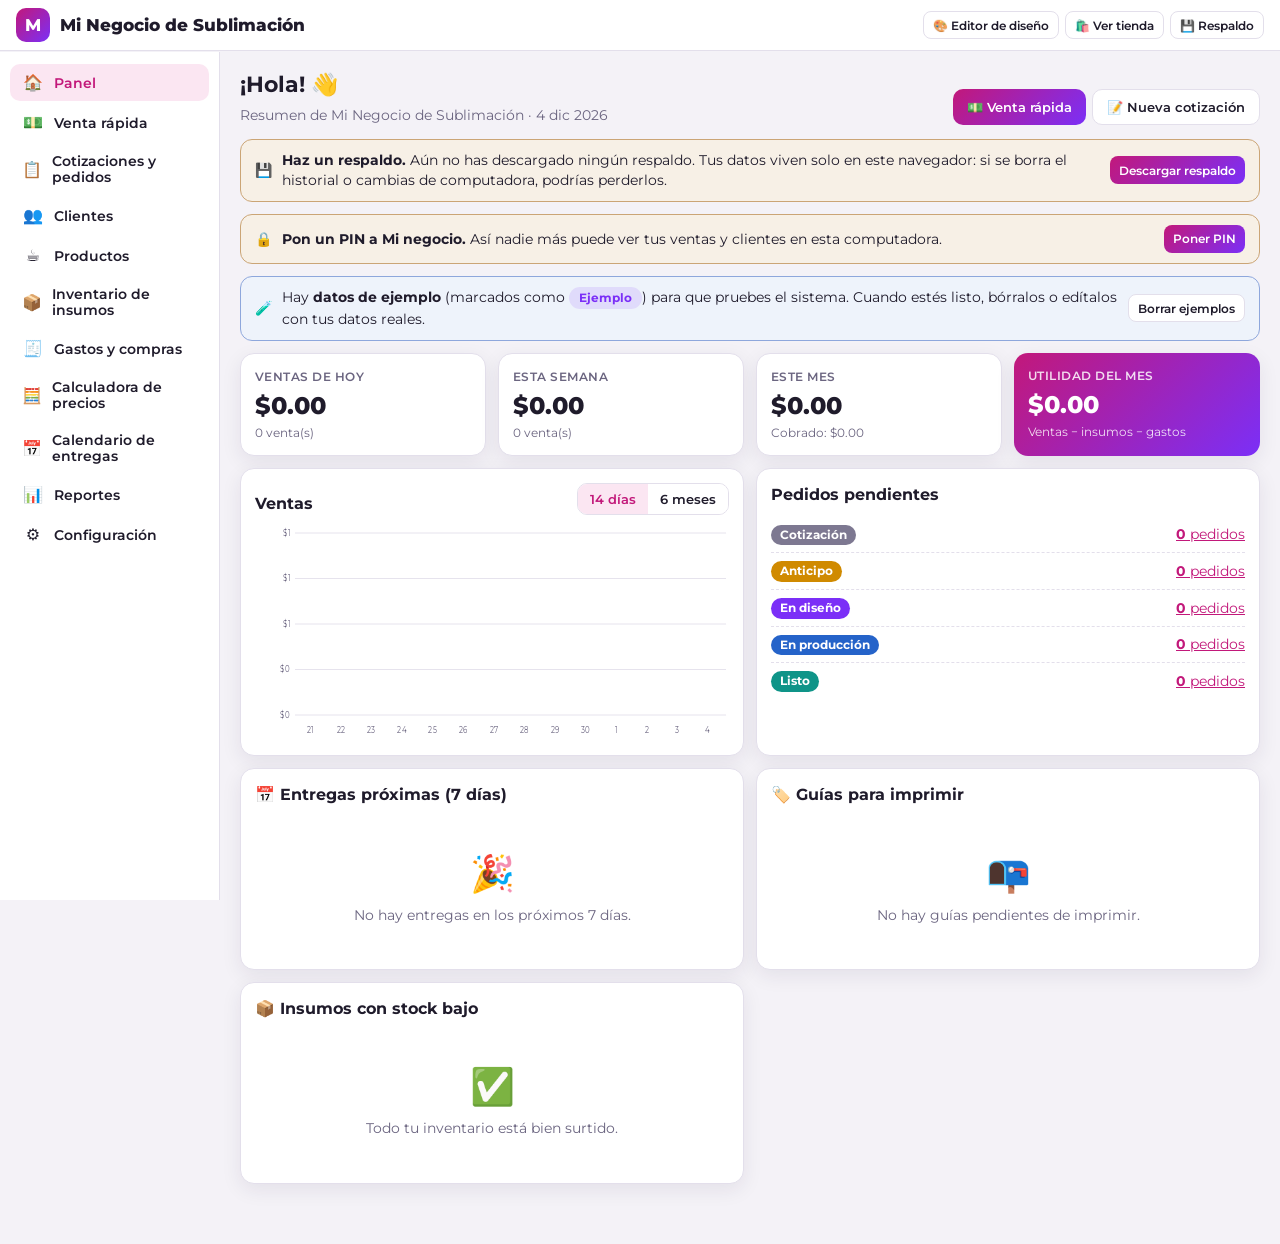
<file: erp/index.html>
<!doctype html>
<html lang="es-MX">
<head>
<meta charset="utf-8">
<meta name="viewport" content="width=device-width, initial-scale=1">
<meta name="robots" content="noindex, nofollow">
<title>Mi Negocio · Administración</title>
<link rel="icon" href="data:image/svg+xml,%3Csvg xmlns='http://www.w3.org/2000/svg' viewBox='0 0 100 100'%3E%3Ctext y='.9em' font-size='90'%3E%E2%98%95%3C/text%3E%3C/svg%3E">
<link rel="preconnect" href="https://fonts.googleapis.com">
<link rel="preconnect" href="https://fonts.gstatic.com" crossorigin>
<link href="https://fonts.googleapis.com/css2?family=Montserrat:wght@400;600;800&display=swap" rel="stylesheet">
<link rel="stylesheet" href="styles.css">
</head>
<body>
<header class="top">
  <div class="brand">
    <button class="btn sm" id="menuBtn" aria-label="Abrir menú">☰</button>
    <span class="logo" id="brandLogo">S</span>
    <span id="brandName">Mi Negocio</span>
  </div>
  <div class="top-tools">
    <a class="btn sm hide-m" href="../index.html" target="_blank" rel="noopener">🎨 Editor de diseño</a>
    <a class="btn sm hide-m" href="../tienda/" target="_blank" rel="noopener">🛍️ Ver tienda</a>
    <button class="btn sm" id="btnBackup">💾 Respaldo</button>
  </div>
</header>

<div class="layout">
  <nav class="side" id="nav" aria-label="Módulos">
    <button data-view="panel"><span class="i">🏠</span>Panel</button>
    <button data-view="pos"><span class="i">💵</span>Venta rápida</button>
    <button data-view="pedidos"><span class="i">📋</span>Cotizaciones y pedidos</button>
    <button data-view="clientes"><span class="i">👥</span>Clientes</button>
    <button data-view="productos"><span class="i">☕</span>Productos</button>
    <button data-view="inventario"><span class="i">📦</span>Inventario de insumos</button>
    <button data-view="gastos"><span class="i">🧾</span>Gastos y compras</button>
    <button data-view="calc"><span class="i">🧮</span>Calculadora de precios</button>
    <button data-view="calendario"><span class="i">📅</span>Calendario de entregas</button>
    <button data-view="reportes"><span class="i">📊</span>Reportes</button>
    <button data-view="config"><span class="i">⚙️</span>Configuración</button>
  </nav>
  <main id="main">
    <div class="empty-msg"><span class="big">⏳</span>Cargando tu información…</div>
  </main>
</div>

<dialog class="modal" id="modal"></dialog>
<div id="toasts" aria-live="polite"></div>
<div id="printArea"></div>
<input type="file" id="fileImport" accept=".json,application/json" hidden>

<script src="app.js"></script>
<script>if ('serviceWorker' in navigator && location.protocol.startsWith('http')) navigator.serviceWorker.register('../sw.js').catch(() => {});</script>
</body>
</html>
</file>
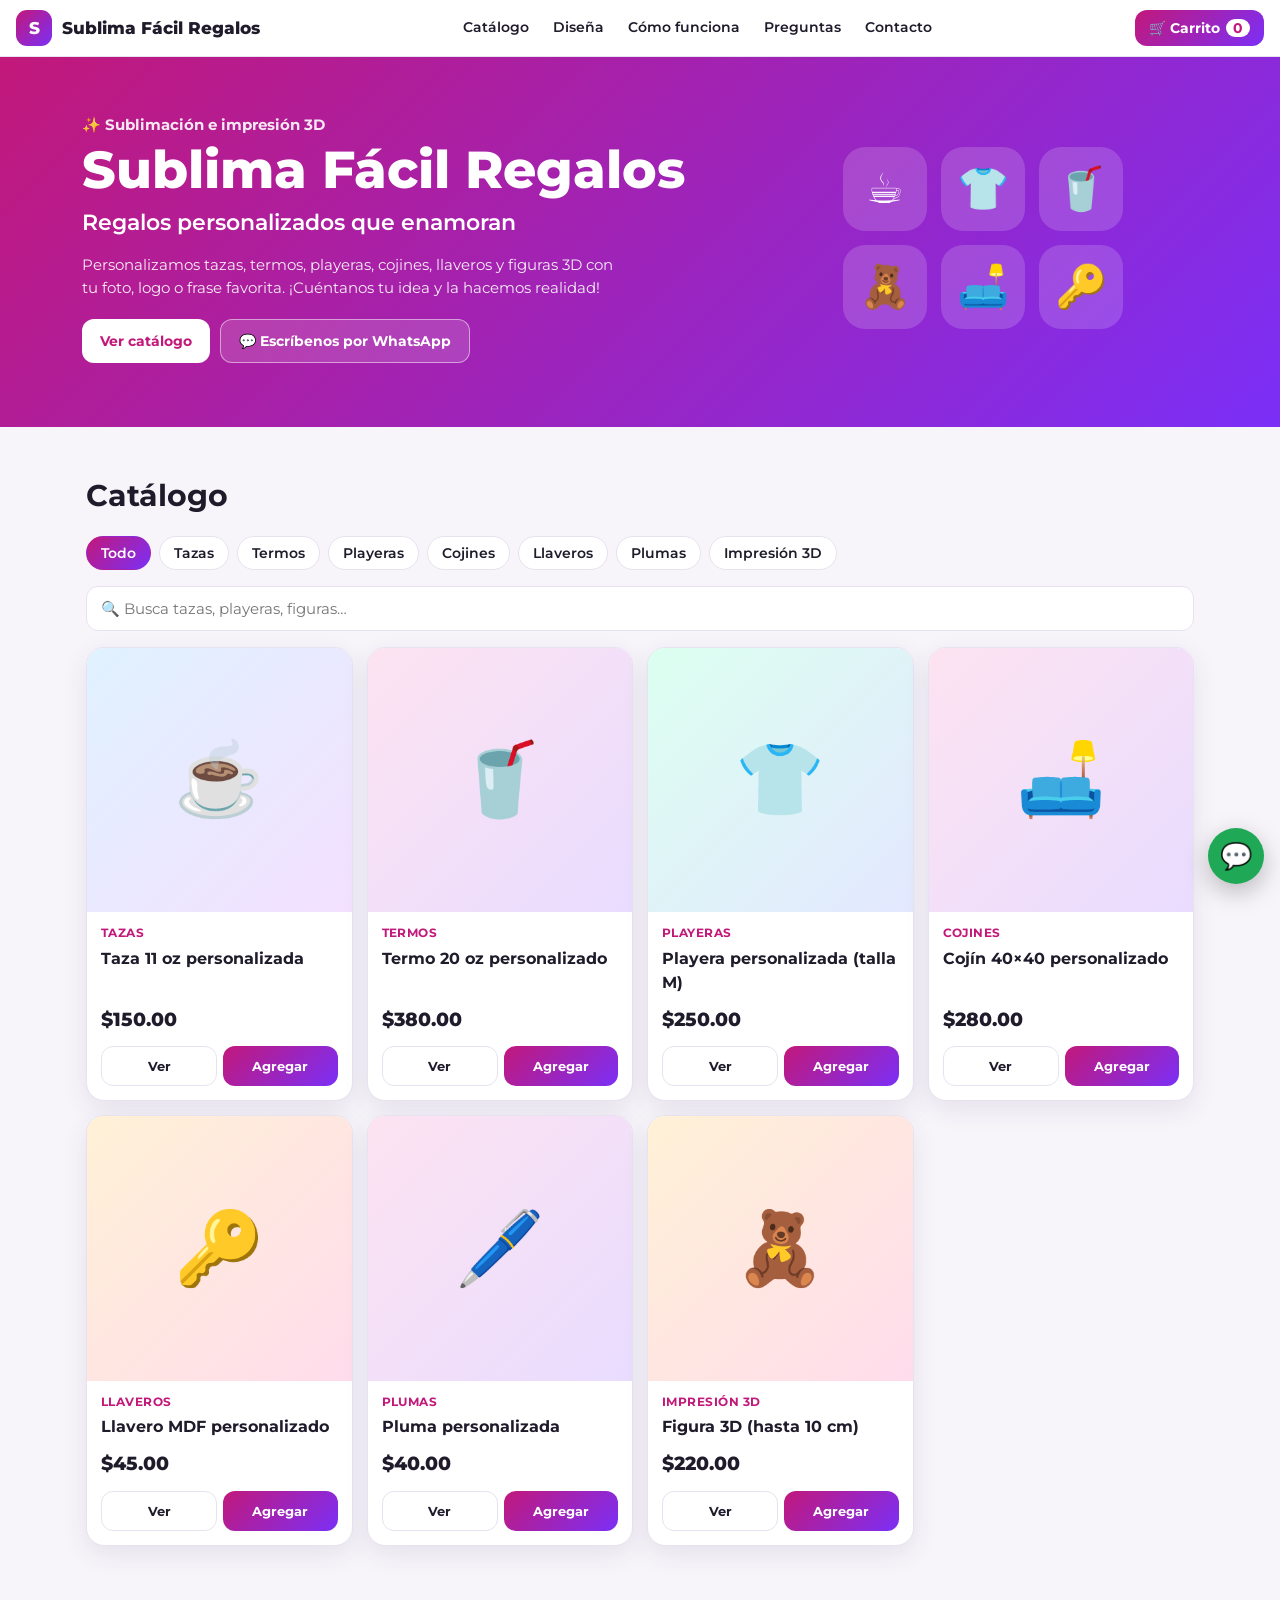
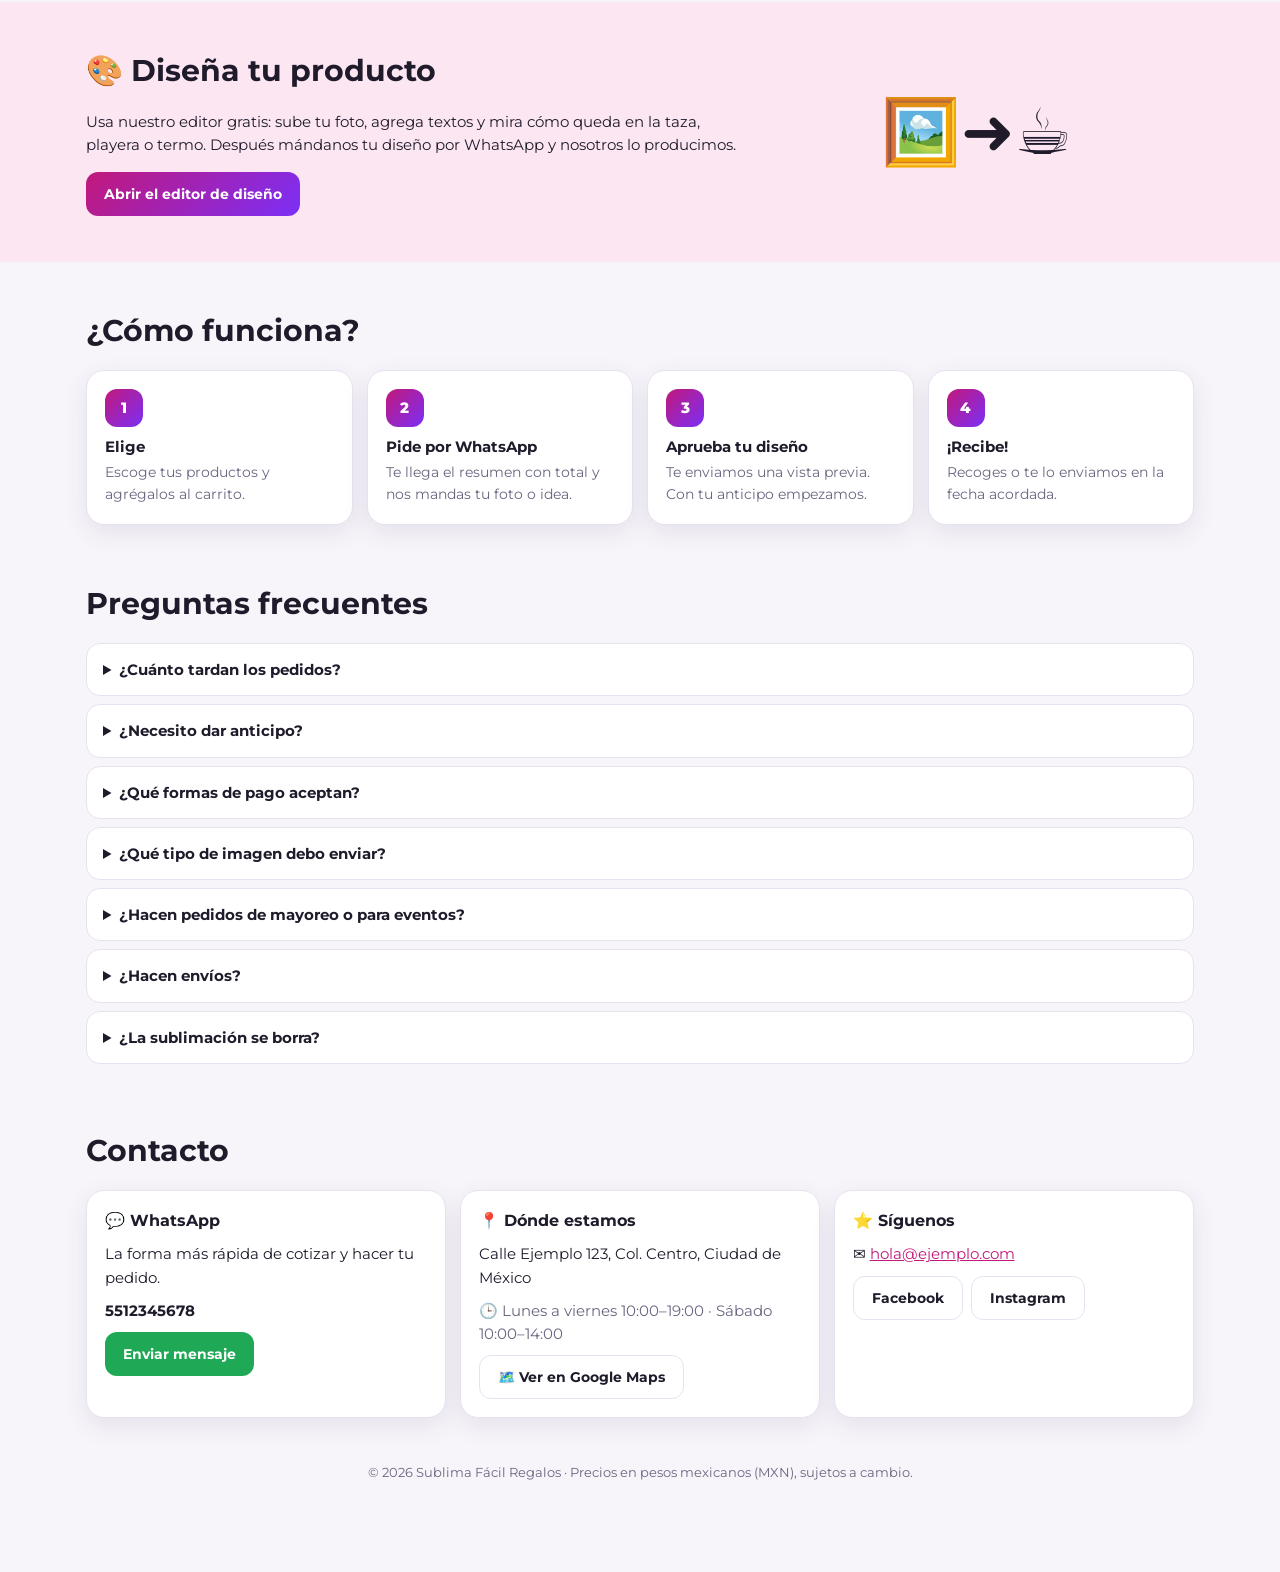
<file: tienda/index.html>
<!doctype html>
<html lang="es-MX">
<head>
<meta charset="utf-8">
<meta name="viewport" content="width=device-width, initial-scale=1">
<title>Regalos personalizados: tazas, termos, playeras y figuras 3D | Sublima Fácil</title>
<meta name="description" content="Tazas, termos, playeras, cojines, llaveros y figuras 3D personalizadas con tu foto o logo. Cotiza y pide fácil por WhatsApp. Precios en pesos mexicanos.">
<meta name="theme-color" content="#c2187a">
<meta property="og:type" content="website">
<meta property="og:locale" content="es_MX">
<meta property="og:title" content="Regalos personalizados · Sublima Fácil">
<meta property="og:description" content="Tazas, termos, playeras, cojines, llaveros y figuras 3D con tu diseño. Pide por WhatsApp.">
<meta property="og:url" content="https://josesegura12.github.io/software-tazas/tienda/">
<meta name="twitter:card" content="summary">
<link rel="canonical" href="https://josesegura12.github.io/software-tazas/tienda/">
<link rel="icon" href="data:image/svg+xml,%3Csvg xmlns='http://www.w3.org/2000/svg' viewBox='0 0 100 100'%3E%3Ctext y='.9em' font-size='90'%3E%E2%98%95%3C/text%3E%3C/svg%3E">
<link rel="preconnect" href="https://fonts.googleapis.com">
<link rel="preconnect" href="https://fonts.gstatic.com" crossorigin>
<link href="https://fonts.googleapis.com/css2?family=Montserrat:wght@400;600;800&display=swap" rel="stylesheet">
<link rel="stylesheet" href="styles.css">
</head>
<body>
<header class="top">
  <a class="brand" href="#inicio"><span class="logo" id="logo">S</span><span id="bizName">Sublima Fácil</span></a>
  <nav class="links" aria-label="Secciones">
    <a href="#catalogo">Catálogo</a><a href="#disena">Diseña</a><a href="#como">Cómo funciona</a><a href="#faq">Preguntas</a><a href="#contacto">Contacto</a>
  </nav>
  <button class="cart-btn" id="cartBtn" aria-label="Ver carrito">🛒 <span class="hide-s">Carrito</span> <b id="cartCount">0</b></button>
</header>

<main>
  <section class="hero" id="inicio">
    <div class="hero-in">
      <p class="kicker">✨ Sublimación e impresión 3D</p>
      <h1 id="heroName">Sublima Fácil</h1>
      <p class="lema" id="heroLema">Regalos personalizados que enamoran</p>
      <p class="welcome" id="heroWelcome"></p>
      <div class="hero-cta">
        <a class="btn white" href="#catalogo">Ver catálogo</a>
        <a class="btn ghost" id="heroWa" href="#contacto" target="_blank" rel="noopener">💬 Escríbenos por WhatsApp</a>
      </div>
    </div>
    <div class="hero-art" aria-hidden="true"><span>☕</span><span>👕</span><span>🥤</span><span>🧸</span><span>🛋️</span><span>🔑</span></div>
  </section>

  <section class="sec" id="catalogo">
    <h2>Catálogo</h2>
    <div class="chips" id="cats" role="group" aria-label="Categorías"></div>
    <div class="search"><input type="search" id="q" placeholder="🔍 Busca tazas, playeras, figuras…" aria-label="Buscar productos"></div>
    <div class="grid" id="grid"><p class="muted center">Cargando productos…</p></div>
  </section>

  <section class="sec band" id="disena">
    <div class="band-in">
      <div>
        <h2>🎨 Diseña tu producto</h2>
        <p>Usa nuestro editor gratis: sube tu foto, agrega textos y mira cómo queda en la taza, playera o termo. Después mándanos tu diseño por WhatsApp y nosotros lo producimos.</p>
        <a class="btn primary" href="../index.html" target="_blank" rel="noopener">Abrir el editor de diseño</a>
      </div>
      <div class="band-art" aria-hidden="true">🖼️➜☕</div>
    </div>
  </section>

  <section class="sec" id="como">
    <h2>¿Cómo funciona?</h2>
    <ol class="steps">
      <li><span>1</span><b>Elige</b><p>Escoge tus productos y agrégalos al carrito.</p></li>
      <li><span>2</span><b>Pide por WhatsApp</b><p>Te llega el resumen con total y nos mandas tu foto o idea.</p></li>
      <li><span>3</span><b>Aprueba tu diseño</b><p>Te enviamos una vista previa. Con tu anticipo empezamos.</p></li>
      <li><span>4</span><b>¡Recibe!</b><p>Recoges o te lo enviamos en la fecha acordada.</p></li>
    </ol>
  </section>

  <section class="sec" id="faq">
    <h2>Preguntas frecuentes</h2>
    <details><summary>¿Cuánto tardan los pedidos?</summary><p>La mayoría de los productos están listos en 1 a 3 días hábiles. Para pedidos grandes o eventos te confirmamos la fecha al cotizar.</p></details>
    <details><summary>¿Necesito dar anticipo?</summary><p>Sí, pedimos el 50% de anticipo para iniciar tu pedido y el resto al entregar.</p></details>
    <details><summary>¿Qué formas de pago aceptan?</summary><p>Efectivo, transferencia bancaria y tarjeta.</p></details>
    <details><summary>¿Qué tipo de imagen debo enviar?</summary><p>La foto con mejor calidad que tengas (la original, no captura de pantalla). Si no tienes diseño, ¡nosotros te ayudamos a crearlo!</p></details>
    <details><summary>¿Hacen pedidos de mayoreo o para eventos?</summary><p>Claro: bodas, XV años, bautizos, empresas y escuelas. Escríbenos para darte precio especial por volumen.</p></details>
    <details><summary>¿Hacen envíos?</summary><p>Sí, consulta el costo de envío a tu zona por WhatsApp. También puedes recoger en nuestro domicilio.</p></details>
    <details><summary>¿La sublimación se borra?</summary><p>No. La tinta queda dentro del material, no se despega ni se cuartea. Recomendamos lavar a mano las tazas para que duren más.</p></details>
  </section>

  <section class="sec" id="contacto">
    <h2>Contacto</h2>
    <div class="contact" id="contactBox"></div>
  </section>
</main>

<footer class="foot"><span id="footTxt">© Sublima Fácil</span> · Precios en pesos mexicanos (MXN), sujetos a cambio.</footer>

<a class="wa-float" id="waFloat" href="#contacto" target="_blank" rel="noopener" aria-label="WhatsApp">💬</a>

<dialog class="sheet" id="dlgProd" aria-label="Detalle del producto"></dialog>
<dialog class="sheet" id="dlgCart" aria-label="Carrito"></dialog>
<div id="toast" class="toast" hidden></div>

<script src="app.js"></script>
<script>if ('serviceWorker' in navigator && location.protocol.startsWith('http')) navigator.serviceWorker.register('../sw.js').catch(() => {});</script>
</body>
</html>
</file>
<file: erp/styles.css>
/* ERP Sublima Fácil — estilos */
:root {
  --bg: #f4f2f7;
  --panel: #ffffff;
  --text: #1f1b2b;
  --muted: #6b6580;
  --line: #e3dfeb;
  --accent: #c2187a;
  --accent-2: #7b2ff7;
  --accent-soft: #fbe6f2;
  --ok: #1a8a4a;
  --warn: #b36b00;
  --bad: #c62828;
  --info: #2563c9;
  --grad: linear-gradient(135deg, var(--accent), var(--accent-2));
  --shadow: 0 6px 20px rgb(40 20 60 / .08);
}
@media (prefers-color-scheme: dark) {
  :root:not([data-theme="light"]) {
    --bg: #15131b; --panel: #1f1c28; --text: #eeeaf5; --muted: #a29cb4;
    --line: #322d40; --accent-soft: #3a1830;
    --ok: #4cc47f; --warn: #f0a742; --bad: #ff6b6b; --info: #6ea2ff;
    --shadow: 0 6px 20px rgb(0 0 0 / .35);
  }
}
:root[data-theme="dark"] {
  --bg: #15131b; --panel: #1f1c28; --text: #eeeaf5; --muted: #a29cb4;
  --line: #322d40; --accent-soft: #3a1830;
  --ok: #4cc47f; --warn: #f0a742; --bad: #ff6b6b; --info: #6ea2ff;
  --shadow: 0 6px 20px rgb(0 0 0 / .35);
}
* { box-sizing: border-box; }
[hidden] { display: none !important; }
html, body { margin: 0; }
body {
  background: var(--bg); color: var(--text);
  font: 14px/1.45 "Montserrat", system-ui, sans-serif;
  min-height: 100vh;
}
a { color: var(--accent); }
h1 { font-size: 22px; margin: 0 0 4px; }
h2 { font-size: 16px; margin: 0 0 10px; }
h3 { font-size: 14px; margin: 0 0 8px; }
.muted { color: var(--muted); }
.small { font-size: 12px; }
.right { text-align: right; }
.nowrap { white-space: nowrap; }

/* Barra superior */
.top {
  position: sticky; top: 0; z-index: 30;
  display: flex; align-items: center; justify-content: space-between; gap: 10px; flex-wrap: wrap;
  padding: 8px 16px; background: var(--panel); border-bottom: 1px solid var(--line);
}
.brand { display: flex; align-items: center; gap: 10px; font-weight: 800; font-size: 17px; }
.logo {
  width: 34px; height: 34px; border-radius: 10px; display: grid; place-items: center; color: #fff;
  background: var(--grad); overflow: hidden; flex: none;
}
.logo img { width: 100%; height: 100%; object-fit: cover; }
.top-tools { display: flex; gap: 6px; flex-wrap: wrap; }
#menuBtn { display: none; }

/* Layout */
.layout { display: grid; grid-template-columns: 220px 1fr; min-height: calc(100vh - 52px); }
nav.side {
  background: var(--panel); border-right: 1px solid var(--line); padding: 12px 10px;
  position: sticky; top: 52px; align-self: start; height: calc(100vh - 52px); overflow-y: auto;
}
nav.side button {
  display: flex; align-items: center; gap: 10px; width: 100%; text-align: left;
  padding: 9px 12px; margin-bottom: 3px; border: 0; border-radius: 10px; background: transparent;
  color: var(--text); font: 600 13.5px "Montserrat", system-ui, sans-serif; cursor: pointer;
}
nav.side button .i { width: 22px; text-align: center; font-size: 16px; }
nav.side button:hover { background: var(--bg); }
nav.side button.active { background: var(--accent-soft); color: var(--accent); }
main#main { padding: 18px 20px 60px; min-width: 0; max-width: 1300px; }

.page-head { display: flex; align-items: flex-end; justify-content: space-between; gap: 10px; flex-wrap: wrap; margin-bottom: 14px; }
.page-head p { margin: 0; }

/* Botones */
.btn {
  display: inline-flex; align-items: center; justify-content: center; gap: 6px;
  padding: 8px 14px; border-radius: 10px; border: 1px solid var(--line); background: var(--panel); color: var(--text);
  font: 600 13px "Montserrat", system-ui, sans-serif; cursor: pointer; white-space: nowrap; text-decoration: none;
  min-height: 36px;
}
.btn:hover:not(:disabled) { border-color: var(--accent); }
.btn:disabled { opacity: .45; cursor: default; }
.btn.primary { background: var(--grad); color: #fff; border: 0; }
.btn.ok { background: var(--ok); color: #fff; border: 0; }
.btn.danger { color: var(--bad); }
.btn.danger:hover { border-color: var(--bad); }
.btn.sm { padding: 4px 9px; min-height: 28px; font-size: 12px; border-radius: 8px; }
.btn.wa { background: #1fa855; color: #fff; border: 0; }
.btn.block { width: 100%; }
.btns { display: flex; gap: 6px; flex-wrap: wrap; align-items: center; }

/* Tarjetas */
.card { background: var(--panel); border: 1px solid var(--line); border-radius: 14px; padding: 14px; box-shadow: var(--shadow); }
.grid { display: grid; gap: 12px; }
.g2 { grid-template-columns: repeat(2, minmax(0, 1fr)); }
.g3 { grid-template-columns: repeat(3, minmax(0, 1fr)); }
.g4 { grid-template-columns: repeat(4, minmax(0, 1fr)); }
.stat .lbl { font-size: 12px; color: var(--muted); font-weight: 600; text-transform: uppercase; letter-spacing: .04em; }
.stat .val { font-size: 24px; font-weight: 800; margin-top: 4px; }
.stat .sub { font-size: 12px; color: var(--muted); }
.stat.hl { background: var(--grad); color: #fff; border: 0; }
.stat.hl .lbl, .stat.hl .sub { color: rgb(255 255 255 / .85); }
.mt { margin-top: 12px; }
.mb { margin-bottom: 12px; }

.alert { border-radius: 12px; padding: 10px 14px; margin-bottom: 12px; border: 1px solid; display: flex; gap: 10px; align-items: center; flex-wrap: wrap; }
.alert.warn { border-color: color-mix(in srgb, var(--warn) 50%, var(--line)); background: color-mix(in srgb, var(--warn) 10%, var(--panel)); }
.alert.info { border-color: color-mix(in srgb, var(--info) 45%, var(--line)); background: color-mix(in srgb, var(--info) 8%, var(--panel)); }
.alert.bad { border-color: color-mix(in srgb, var(--bad) 50%, var(--line)); background: color-mix(in srgb, var(--bad) 8%, var(--panel)); }
.alert .grow { flex: 1; min-width: 200px; }

/* Badges */
.badge { display: inline-block; padding: 2px 9px; border-radius: 999px; font-weight: 700; font-size: 11.5px; white-space: nowrap; background: var(--bg); border: 1px solid var(--line); }
.badge.ok { color: var(--ok); background: color-mix(in srgb, var(--ok) 13%, transparent); border-color: transparent; }
.badge.warn { color: var(--warn); background: color-mix(in srgb, var(--warn) 14%, transparent); border-color: transparent; }
.badge.bad { color: var(--bad); background: color-mix(in srgb, var(--bad) 13%, transparent); border-color: transparent; }
.badge.ej { color: var(--accent-2); background: color-mix(in srgb, var(--accent-2) 12%, transparent); border-color: transparent; }
.st { display: inline-block; padding: 2px 9px; border-radius: 999px; font-weight: 700; font-size: 11.5px; color: #fff; white-space: nowrap; }
.st-0 { background: #7d7891; } .st-1 { background: #d08a00; } .st-2 { background: #7b2ff7; }
.st-3 { background: #2563c9; } .st-4 { background: #0f9488; } .st-5 { background: #1a8a4a; } .st-6 { background: #b33a3a; }

/* Formularios */
label.f { display: block; font-size: 12px; font-weight: 600; color: var(--muted); margin: 0 0 4px; }
input, select, textarea {
  width: 100%; padding: 9px 10px; border-radius: 9px; border: 1px solid var(--line); background: var(--bg); color: var(--text);
  font: 14px "Montserrat", system-ui, sans-serif; min-height: 38px;
}
textarea { min-height: 70px; resize: vertical; }
input:focus, select:focus, textarea:focus { outline: 2px solid color-mix(in srgb, var(--accent) 50%, transparent); border-color: var(--accent); }
input[type=checkbox] { width: 18px; height: 18px; min-height: 0; accent-color: var(--accent); vertical-align: -4px; }
.check { display: inline-flex; gap: 8px; align-items: center; cursor: pointer; font-weight: 600; }
.fgrid { display: grid; gap: 10px 12px; grid-template-columns: repeat(2, minmax(0, 1fr)); }
.fgrid .full { grid-column: 1 / -1; }
.fgrid.c3 { grid-template-columns: repeat(3, minmax(0, 1fr)); }
.toolbar { display: flex; gap: 8px; flex-wrap: wrap; align-items: center; margin-bottom: 12px; }
.toolbar input, .toolbar select { width: auto; flex: 1 1 160px; }
.toolbar .btn { flex: none; }
.seg { display: inline-flex; border: 1px solid var(--line); border-radius: 10px; overflow: hidden; }
.seg button { border: 0; background: var(--panel); color: var(--text); padding: 7px 12px; font: 600 13px "Montserrat", sans-serif; cursor: pointer; }
.seg button.on { background: var(--accent-soft); color: var(--accent); }

/* Tablas */
.tbl-wrap { overflow-x: auto; border: 1px solid var(--line); border-radius: 12px; background: var(--panel); }
table.tbl { width: 100%; border-collapse: collapse; font-size: 13px; }
.tbl th, .tbl td { padding: 9px 10px; border-bottom: 1px solid var(--line); text-align: left; vertical-align: middle; }
.tbl th { font-size: 11.5px; text-transform: uppercase; letter-spacing: .04em; color: var(--muted); background: var(--bg); white-space: nowrap; }
.tbl tr:last-child td { border-bottom: 0; }
.tbl tr.click { cursor: pointer; }
.tbl tr.click:hover td { background: var(--accent-soft); }
.tbl td.num, .tbl th.num { text-align: right; white-space: nowrap; }
.tbl tr.low td { background: color-mix(in srgb, var(--bad) 7%, transparent); }
.empty-msg { text-align: center; padding: 30px 14px; color: var(--muted); }
.empty-msg .big { font-size: 36px; display: block; margin-bottom: 6px; }

/* Lista simple */
.list { list-style: none; margin: 0; padding: 0; }
.list li { display: flex; justify-content: space-between; gap: 10px; padding: 7px 0; border-bottom: 1px dashed var(--line); align-items: center; }
.list li:last-child { border-bottom: 0; }

/* Productos */
.pgrid { display: grid; gap: 12px; grid-template-columns: repeat(auto-fill, minmax(190px, 1fr)); }
.pcard { background: var(--panel); border: 1px solid var(--line); border-radius: 14px; overflow: hidden; cursor: pointer; display: flex; flex-direction: column; box-shadow: var(--shadow); }
.pcard:hover { border-color: var(--accent); }
.pimg { aspect-ratio: 4/3; background: var(--grad); display: grid; place-items: center; font-size: 46px; position: relative; }
.pimg img { width: 100%; height: 100%; object-fit: cover; }
.pimg .badge { position: absolute; top: 8px; left: 8px; background: var(--panel); }
.pbody { padding: 10px 12px; display: flex; flex-direction: column; gap: 3px; flex: 1; }
.pbody b { font-size: 14px; }
.pprice { font-weight: 800; font-size: 16px; color: var(--accent); }

/* Receta / partidas */
.lines { display: flex; flex-direction: column; gap: 8px; }
.line-row { display: grid; gap: 6px; grid-template-columns: 2fr 90px 110px 1.4fr 36px; align-items: center; }
.line-row.rec { grid-template-columns: 2fr 110px 36px; }
.line-row .x { border: 0; background: transparent; color: var(--bad); font-size: 18px; cursor: pointer; }
.totals { margin-left: auto; max-width: 340px; width: 100%; }
.totals .list li { border-bottom: 0; padding: 3px 0; }
.totals .big { font-size: 18px; font-weight: 800; }

/* Kanban */
.kanban { display: grid; grid-auto-flow: column; grid-auto-columns: minmax(220px, 1fr); gap: 10px; overflow-x: auto; padding-bottom: 8px; }
.kcol { background: var(--panel); border: 1px solid var(--line); border-radius: 14px; padding: 10px; min-height: 200px; }
.kcol.over { border-color: var(--accent); background: var(--accent-soft); }
.kcol h3 { display: flex; justify-content: space-between; align-items: center; }
.kcard { background: var(--bg); border: 1px solid var(--line); border-radius: 10px; padding: 9px; margin-bottom: 8px; cursor: grab; font-size: 13px; }
.kcard:hover { border-color: var(--accent); }
.kcard .k-top { display: flex; justify-content: space-between; gap: 6px; font-weight: 700; }
.kcard .k-items { color: var(--muted); font-size: 12px; margin: 3px 0; }
.kcard .btns { margin-top: 6px; }

/* POS */
.pos { display: grid; grid-template-columns: 1fr 340px; gap: 14px; align-items: start; }
.pos .pgrid { grid-template-columns: repeat(auto-fill, minmax(140px, 1fr)); }
.pos .pimg { font-size: 34px; }
.cart { position: sticky; top: 64px; }
.cart-line { display: grid; grid-template-columns: 1fr auto; gap: 4px; padding: 8px 0; border-bottom: 1px dashed var(--line); }
.qty { display: inline-flex; align-items: center; gap: 4px; }
.qty button { width: 28px; height: 28px; border-radius: 8px; border: 1px solid var(--line); background: var(--bg); color: var(--text); font-weight: 800; cursor: pointer; }

/* Calendario */
.cal { display: grid; grid-template-columns: repeat(7, minmax(0, 1fr)); gap: 4px; }
.cal .dow { text-align: center; font-size: 11.5px; font-weight: 700; color: var(--muted); padding: 4px 0; }
.cal .day { background: var(--panel); border: 1px solid var(--line); border-radius: 10px; min-height: 92px; padding: 5px; font-size: 12px; overflow: hidden; }
.cal .day.out { opacity: .4; }
.cal .day.today { border: 2px solid var(--accent); }
.cal .day .n { font-weight: 800; margin-bottom: 3px; }
.cal .ev { display: block; width: 100%; text-align: left; border: 0; border-radius: 6px; padding: 2px 5px; margin-bottom: 2px; color: #fff; font: 600 11px "Montserrat", sans-serif; cursor: pointer; white-space: nowrap; overflow: hidden; text-overflow: ellipsis; }

/* Gráfica */
.chart svg { width: 100%; height: 220px; display: block; }
.chart .bar { fill: url(#gbar); }
.chart text { fill: var(--muted); font: 10px "Montserrat", sans-serif; }
.chart .gl { stroke: var(--line); }

/* Modal */
dialog.modal {
  border: 0; border-radius: 16px; padding: 0; width: min(780px, calc(100vw - 20px)); max-height: calc(100vh - 30px);
  background: var(--panel); color: var(--text); box-shadow: 0 20px 60px rgb(0 0 0 / .35);
}
dialog.modal::backdrop { background: rgb(20 10 30 / .5); }
.modal-head { display: flex; justify-content: space-between; align-items: center; gap: 10px; padding: 14px 18px; border-bottom: 1px solid var(--line); position: sticky; top: 0; background: var(--panel); z-index: 2; }
.modal-head h2 { margin: 0; }
.modal-body { padding: 16px 18px; }
.modal-foot { display: flex; gap: 8px; justify-content: flex-end; flex-wrap: wrap; padding: 12px 18px; border-top: 1px solid var(--line); position: sticky; bottom: 0; background: var(--panel); }
.modal-foot .spacer { flex: 1; }
.xbtn { border: 0; background: var(--bg); color: var(--text); width: 34px; height: 34px; border-radius: 10px; font-size: 18px; cursor: pointer; }

/* Toasts */
#toasts { position: fixed; right: 16px; bottom: 16px; z-index: 100; display: flex; flex-direction: column; gap: 8px; max-width: min(420px, calc(100vw - 32px)); }
.toast { background: var(--panel); color: var(--text); border: 1px solid var(--line); border-left: 5px solid var(--ok); border-radius: 10px; padding: 11px 14px; font-size: 13.5px; box-shadow: 0 8px 24px rgb(0 0 0 / .2); animation: tin .2s ease-out; }
.toast.warn { border-left-color: var(--warn); }
.toast.bad { border-left-color: var(--bad); }
@keyframes tin { from { opacity: 0; transform: translateY(8px); } }

.photo-prev { width: 120px; height: 90px; border-radius: 10px; background: var(--grad); display: grid; place-items: center; font-size: 36px; overflow: hidden; border: 1px solid var(--line); }
.photo-prev img { width: 100%; height: 100%; object-fit: cover; }
.hint { font-size: 12px; color: var(--muted); margin-top: 4px; }
.steps { margin: 0; padding-left: 20px; }
.steps li { margin-bottom: 6px; }
.result-box { background: var(--accent-soft); border-radius: 12px; padding: 12px 14px; }
.result-box .big { font-size: 26px; font-weight: 800; color: var(--accent); }

/* Impresión */
#printArea { display: none; }
@page { size: letter; margin: 14mm; }
@media print {
  body { background: #fff !important; color: #000 !important; }
  body > *:not(#printArea) { display: none !important; }
  #printArea { display: block !important; font: 11pt/1.4 "Montserrat", Arial, sans-serif; color: #000; }
}
.doc { color: #000; }
.doc-head { display: flex; justify-content: space-between; gap: 20px; border-bottom: 3px solid #c2187a; padding-bottom: 10px; margin-bottom: 14px; }
.doc-head .biz { display: flex; gap: 12px; align-items: center; }
.doc-head img { width: 64px; height: 64px; object-fit: contain; }
.doc-head h1 { font-size: 18pt; margin: 0; color: #c2187a; }
.doc-title { text-align: right; }
.doc-title h2 { margin: 0; font-size: 16pt; text-transform: uppercase; color: #7b2ff7; }
.doc table { width: 100%; border-collapse: collapse; margin: 10px 0; }
.doc th, .doc td { border-bottom: 1px solid #ccc; padding: 6px; text-align: left; font-size: 10pt; }
.doc th { background: #f3e6f0; }
.doc .num { text-align: right; }
.doc .tot { margin-left: auto; width: 260px; }
.doc .tot td { border: 0; padding: 3px 6px; }
.doc .tot .g td { font-weight: 800; font-size: 12pt; border-top: 2px solid #000; }
.doc .foot { margin-top: 24px; font-size: 9pt; color: #444; border-top: 1px solid #ccc; padding-top: 8px; }

/* Responsivo */
@media (max-width: 900px) {
  .g4 { grid-template-columns: repeat(2, minmax(0, 1fr)); }
  .g3 { grid-template-columns: repeat(2, minmax(0, 1fr)); }
  .pos { grid-template-columns: 1fr; }
  .cart { position: static; }
}
@media (max-width: 820px) {
  #menuBtn { display: inline-flex; }
  .layout { grid-template-columns: 1fr; }
  nav.side {
    position: fixed; top: 52px; left: 0; bottom: 0; width: 250px; z-index: 40; height: auto;
    transform: translateX(-105%); transition: transform .2s; box-shadow: var(--shadow);
  }
  nav.side.open { transform: none; }
  main#main { padding: 14px 16px 60px; }
  .top-tools .hide-m { display: none; }
}
@media (max-width: 600px) {
  .g2, .g3, .fgrid, .fgrid.c3 { grid-template-columns: 1fr; }
  .stat .val { font-size: 20px; }
  .line-row { grid-template-columns: 1fr 70px 90px 30px; }
  .line-row .ln-notes { grid-column: 1 / -2; grid-row: 2; }
  .cal .day { min-height: 64px; font-size: 10px; padding: 3px; }
  .cal .ev { font-size: 9.5px; padding: 1px 3px; }
  .modal-body, .modal-head, .modal-foot { padding-left: 14px; padding-right: 14px; }
  .modal-foot { position: static; }
  .brand { font-size: 15px; }
}
</file>
<file: tienda/styles.css>
/* Tienda pública */
:root {
  --bg: #f7f5fa;
  --panel: #ffffff;
  --text: #1f1b2b;
  --muted: #6b6580;
  --line: #e7e2ef;
  --accent: #c2187a;
  --accent-2: #7b2ff7;
  --accent-soft: #fbe6f2;
  --ok: #1a8a4a;
  --wa: #1fa855;
  --grad: linear-gradient(135deg, var(--accent), var(--accent-2));
  --shadow: 0 8px 26px rgb(60 20 90 / .09);
}
@media (prefers-color-scheme: dark) {
  :root:not([data-theme="light"]) {
    --bg: #15131b; --panel: #1f1c28; --text: #eeeaf5; --muted: #a29cb4; --line: #322d40; --accent-soft: #3a1830; --ok: #4cc47f;
    --shadow: 0 8px 26px rgb(0 0 0 / .35);
  }
}
:root[data-theme="dark"] {
  --bg: #15131b; --panel: #1f1c28; --text: #eeeaf5; --muted: #a29cb4; --line: #322d40; --accent-soft: #3a1830; --ok: #4cc47f;
  --shadow: 0 8px 26px rgb(0 0 0 / .35);
}
* { box-sizing: border-box; }
[hidden] { display: none !important; }
html { scroll-behavior: smooth; scroll-padding-top: 70px; }
body { margin: 0; background: var(--bg); color: var(--text); font: 15px/1.55 "Montserrat", system-ui, sans-serif; overflow-x: hidden; }
a { color: var(--accent); }
.muted { color: var(--muted); }
.center { text-align: center; grid-column: 1 / -1; }

.top {
  position: sticky; top: 0; z-index: 20; display: flex; align-items: center; justify-content: space-between; gap: 12px;
  padding: 10px 16px; background: color-mix(in srgb, var(--panel) 92%, transparent); backdrop-filter: blur(8px); border-bottom: 1px solid var(--line);
}
.brand { display: flex; align-items: center; gap: 10px; font-weight: 800; font-size: 17px; color: var(--text); text-decoration: none; min-width: 0; }
.brand span:last-child { white-space: nowrap; overflow: hidden; text-overflow: ellipsis; }
.logo { width: 36px; height: 36px; border-radius: 11px; display: grid; place-items: center; color: #fff; background: var(--grad); overflow: hidden; flex: none; }
.logo img { width: 100%; height: 100%; object-fit: cover; }
.links { display: flex; gap: 4px; }
.links a { color: var(--text); text-decoration: none; font-weight: 600; font-size: 14px; padding: 6px 10px; border-radius: 9px; }
.links a:hover { background: var(--accent-soft); color: var(--accent); }
.cart-btn { border: 0; background: var(--grad); color: #fff; font: 700 14px "Montserrat", sans-serif; padding: 9px 14px; border-radius: 12px; cursor: pointer; flex: none; }
.cart-btn b { background: #fff; color: var(--accent); border-radius: 999px; padding: 0 7px; margin-left: 2px; }

.btn { display: inline-flex; align-items: center; justify-content: center; gap: 6px; padding: 11px 18px; border-radius: 12px; border: 1px solid var(--line); background: var(--panel); color: var(--text); font: 700 14px "Montserrat", sans-serif; text-decoration: none; cursor: pointer; min-height: 44px; }
.btn:hover { border-color: var(--accent); }
.btn.primary { background: var(--grad); color: #fff; border: 0; }
.btn.white { background: #fff; color: var(--accent); border: 0; }
.btn.ghost { background: rgb(255 255 255 / .14); color: #fff; border: 1px solid rgb(255 255 255 / .5); }
.btn.wa { background: var(--wa); color: #fff; border: 0; }
.btn.block { width: 100%; }
.btn:disabled { opacity: .5; cursor: default; }

.hero { background: var(--grad); color: #fff; padding: 56px 20px 64px; position: relative; overflow: hidden; display: grid; grid-template-columns: 1.2fr 1fr; gap: 20px; align-items: center; max-width: 100%; }
.hero-in { max-width: 620px; margin-left: auto; position: relative; z-index: 1; }
.kicker { font-weight: 700; opacity: .9; margin: 0 0 6px; }
.hero h1 { font-size: clamp(30px, 6vw, 52px); line-height: 1.08; margin: 0 0 8px; font-weight: 800; }
.lema { font-size: clamp(17px, 2.4vw, 22px); font-weight: 600; margin: 0 0 12px; }
.welcome { opacity: .92; margin: 0 0 20px; max-width: 540px; }
.hero-cta { display: flex; gap: 10px; flex-wrap: wrap; }
.hero-art { display: grid; grid-template-columns: repeat(3, 84px); gap: 14px; justify-content: center; }
.hero-art span { width: 84px; height: 84px; border-radius: 22px; background: rgb(255 255 255 / .16); display: grid; place-items: center; font-size: 42px; animation: float 4s ease-in-out infinite; }
.hero-art span:nth-child(2n) { animation-delay: -2s; }
@keyframes float { 50% { transform: translateY(-8px); } }
@media (prefers-reduced-motion: reduce) { .hero-art span { animation: none; } html { scroll-behavior: auto; } }

.sec { max-width: 1140px; margin: 0 auto; padding: 46px 16px 10px; }
.sec h2 { font-size: clamp(22px, 3.4vw, 30px); margin: 0 0 16px; }
.chips { display: flex; gap: 8px; overflow-x: auto; padding-bottom: 6px; margin-bottom: 10px; scrollbar-width: thin; }
.chip { border: 1px solid var(--line); background: var(--panel); color: var(--text); padding: 8px 14px; border-radius: 999px; font: 600 13.5px "Montserrat", sans-serif; cursor: pointer; white-space: nowrap; }
.chip.on { background: var(--grad); color: #fff; border-color: transparent; }
.search input { width: 100%; padding: 12px 14px; border-radius: 12px; border: 1px solid var(--line); background: var(--panel); color: var(--text); font: 15px "Montserrat", sans-serif; margin-bottom: 16px; }
input, textarea { font-family: inherit; }

.grid { display: grid; gap: 14px; grid-template-columns: repeat(auto-fill, minmax(220px, 1fr)); }
.card { background: var(--panel); border: 1px solid var(--line); border-radius: 18px; overflow: hidden; box-shadow: var(--shadow); display: flex; flex-direction: column; transition: transform .15s; }
.card:hover { transform: translateY(-3px); }
.card .img { aspect-ratio: 1; display: grid; place-items: center; font-size: 72px; cursor: pointer; border: 0; padding: 0; width: 100%; color: inherit; }
.card .img img, .det-img img { width: 100%; height: 100%; object-fit: cover; }
.ph-0 { background: linear-gradient(135deg, #fde3f1, #e9dcff); } .ph-1 { background: linear-gradient(135deg, #e0f2ff, #f3e0ff); }
.ph-2 { background: linear-gradient(135deg, #fff1d6, #ffdcec); } .ph-3 { background: linear-gradient(135deg, #dcfff0, #e3e8ff); }
.card .body { padding: 12px 14px 14px; display: flex; flex-direction: column; gap: 4px; flex: 1; }
.card .cat { font-size: 12px; font-weight: 700; color: var(--accent); text-transform: uppercase; letter-spacing: .04em; }
.card h3 { margin: 0; font-size: 15.5px; }
.card .price { font-weight: 800; font-size: 19px; margin-top: auto; padding-top: 6px; }
.card .row { display: flex; gap: 6px; margin-top: 8px; }
.card .row .btn { flex: 1; padding: 9px 8px; font-size: 13px; min-height: 40px; }

.band { max-width: none; background: var(--accent-soft); margin-top: 46px; padding-bottom: 46px; }
.band-in { max-width: 1108px; margin: 0 auto; display: grid; grid-template-columns: 1.5fr 1fr; gap: 20px; align-items: center; }
.band-art { font-size: 64px; text-align: center; }

.steps { list-style: none; padding: 0; margin: 0; display: grid; gap: 14px; grid-template-columns: repeat(4, 1fr); }
.steps li { background: var(--panel); border: 1px solid var(--line); border-radius: 18px; padding: 18px; box-shadow: var(--shadow); }
.steps span { display: grid; place-items: center; width: 38px; height: 38px; border-radius: 12px; background: var(--grad); color: #fff; font-weight: 800; margin-bottom: 8px; }
.steps p { margin: 4px 0 0; color: var(--muted); font-size: 14px; }

details { background: var(--panel); border: 1px solid var(--line); border-radius: 14px; padding: 0 16px; margin-bottom: 8px; }
summary { cursor: pointer; font-weight: 700; padding: 14px 0; list-style-position: inside; }
details p { margin: 0 0 14px; color: var(--muted); }

.contact { display: grid; grid-template-columns: repeat(auto-fit, minmax(240px, 1fr)); gap: 14px; }
.contact .box { background: var(--panel); border: 1px solid var(--line); border-radius: 18px; padding: 18px; box-shadow: var(--shadow); }
.contact .box h3 { margin: 0 0 8px; font-size: 16px; }
.contact .box p { margin: 0 0 10px; }
.socials { display: flex; gap: 8px; flex-wrap: wrap; }

.foot { text-align: center; padding: 34px 16px 90px; color: var(--muted); font-size: 13px; }
.wa-float { position: fixed; right: 16px; bottom: 16px; width: 56px; height: 56px; border-radius: 50%; background: var(--wa); color: #fff; display: grid; place-items: center; font-size: 26px; text-decoration: none; box-shadow: 0 8px 24px rgb(0 0 0 / .25); z-index: 15; }

/* Diálogos */
dialog.sheet { border: 0; padding: 0; border-radius: 20px; width: min(560px, calc(100vw - 20px)); max-height: calc(100vh - 30px); background: var(--panel); color: var(--text); box-shadow: 0 24px 60px rgb(0 0 0 / .4); }
dialog.sheet::backdrop { background: rgb(20 10 30 / .55); }
.sh-head { display: flex; justify-content: space-between; align-items: center; padding: 14px 18px; border-bottom: 1px solid var(--line); position: sticky; top: 0; background: var(--panel); z-index: 1; }
.sh-head h2 { margin: 0; font-size: 18px; }
.x { border: 0; background: var(--bg); color: var(--text); width: 36px; height: 36px; border-radius: 10px; font-size: 20px; cursor: pointer; }
.sh-body { padding: 16px 18px; }
.det-img { aspect-ratio: 4/3; border-radius: 16px; display: grid; place-items: center; font-size: 96px; overflow: hidden; margin-bottom: 12px; }
.det-price { font-size: 26px; font-weight: 800; color: var(--accent); }
.qty { display: inline-flex; align-items: center; gap: 6px; }
.qty button { width: 36px; height: 36px; border-radius: 10px; border: 1px solid var(--line); background: var(--bg); color: var(--text); font-size: 18px; font-weight: 800; cursor: pointer; }
.qty b { min-width: 26px; text-align: center; }
label.f { display: block; font-size: 13px; font-weight: 700; margin: 12px 0 4px; }
.sh-body input, .sh-body textarea { width: 100%; padding: 10px 12px; border-radius: 11px; border: 1px solid var(--line); background: var(--bg); color: var(--text); font-size: 15px; }
.sh-body textarea { min-height: 64px; resize: vertical; }
.cl { display: grid; grid-template-columns: 56px 1fr auto; gap: 10px; align-items: center; padding: 10px 0; border-bottom: 1px dashed var(--line); }
.cl .th { width: 56px; height: 56px; border-radius: 12px; display: grid; place-items: center; font-size: 28px; overflow: hidden; }
.cl .th img { width: 100%; height: 100%; object-fit: cover; }
.cl .rm { border: 0; background: none; color: var(--muted); cursor: pointer; font-size: 12px; text-decoration: underline; padding: 0; }
.total { display: flex; justify-content: space-between; font-size: 20px; font-weight: 800; margin: 14px 0; }
.note { font-size: 12.5px; color: var(--muted); }
.toast { position: fixed; left: 50%; bottom: 86px; transform: translateX(-50%); background: var(--text); color: var(--bg); padding: 10px 18px; border-radius: 12px; font-weight: 600; z-index: 50; box-shadow: var(--shadow); max-width: calc(100vw - 32px); }

@media (max-width: 860px) {
  .links { display: none; }
  .hero { grid-template-columns: 1fr; padding: 40px 16px 48px; }
  .hero-in { margin: 0; }
  .hero-art { grid-template-columns: repeat(6, 1fr); gap: 8px; }
  .hero-art span { width: auto; height: 52px; font-size: 26px; border-radius: 14px; }
  .steps { grid-template-columns: repeat(2, 1fr); }
  .band-in { grid-template-columns: 1fr; }
  .band-art { font-size: 48px; }
}
@media (max-width: 520px) {
  .grid { grid-template-columns: repeat(2, minmax(0, 1fr)); gap: 10px; }
  .card .img { font-size: 52px; }
  .card .body { padding: 10px; }
  .card h3 { font-size: 14px; }
  .card .row { flex-direction: column; }
  .steps { grid-template-columns: 1fr; }
  .hide-s { display: none; }
  dialog.sheet { width: 100vw; max-width: 100vw; max-height: 92vh; margin: auto 0 0; border-radius: 20px 20px 0 0; }
}

/* Pago con tarjeta */
.seg { display: flex; gap: 8px; flex-wrap: wrap; }
.seg label { flex: 1; min-width: 150px; display: flex; gap: 8px; align-items: center; padding: 10px 12px; border: 1px solid var(--line); border-radius: 12px; cursor: pointer; font-weight: 600; }
.seg label:has(input:checked) { border-color: var(--accent); background: color-mix(in srgb, var(--accent) 8%, transparent); }
.tarifa { display: flex; gap: 10px; align-items: center; justify-content: space-between; padding: 10px 12px; margin-top: 8px; border: 1px solid var(--line); border-radius: 12px; cursor: pointer; }
.tarifa span { flex: 1; }
.tarifa:has(input:checked) { border-color: var(--accent); background: color-mix(in srgb, var(--accent) 8%, transparent); }
</file>
